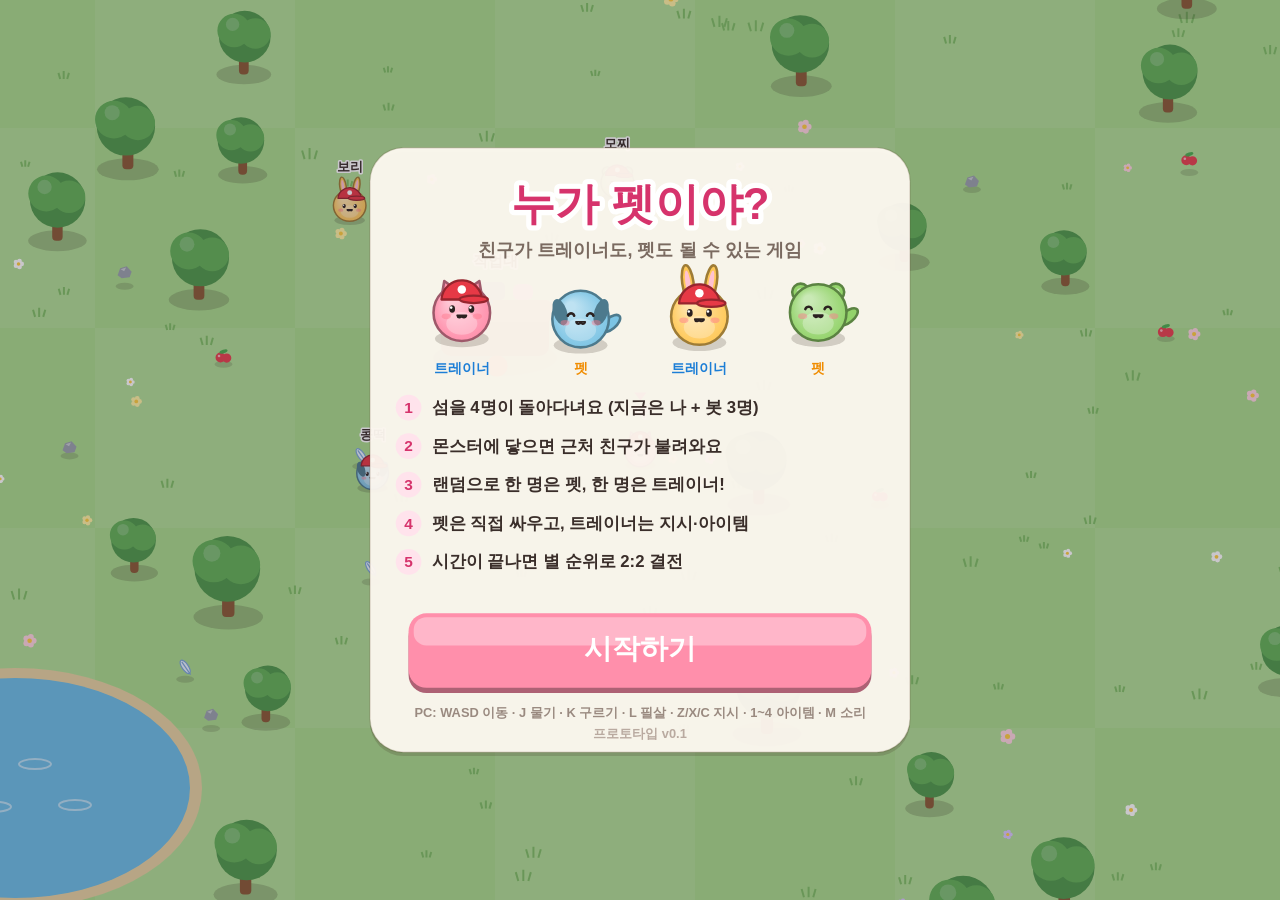
<file: prototypes/pet-trainer/index.html>
<!DOCTYPE html>
<html lang="ko">
<head>
<meta charset="utf-8">
<meta name="viewport" content="width=device-width,initial-scale=1,maximum-scale=1,user-scalable=no">
<meta name="theme-color" content="#7cc6e8">
<title>누가 펫이야? — 프로토타입 v0.1</title>
<style>
html,body{margin:0;height:100%;overflow:hidden;background:#7cc6e8;touch-action:none;-webkit-user-select:none;user-select:none;-webkit-tap-highlight-color:transparent;overscroll-behavior:none}
canvas{display:block;touch-action:none}
</style>
</head>
<body>
<canvas id="c"></canvas>
<script>
'use strict';
(() => {
// =====================================================================
//  누가 펫이야?  — 친구가 트레이너도, 펫도 될 수 있는 4인 세션 게임 (프로토타입)
//  나 + 봇 3명. 섬 탐험 → 몬스터와 만나면 근처 친구 소환 → 룰렛으로 펫/트레이너
//  → 실시간 배틀 → 시간 끝나면 2:2 결전 → 결과
//  URL 옵션: ?fast (탐험 40초) · ?auto (내 캐릭터도 봇) · ?speed=4 · ?seed=7
// =====================================================================
const cv = document.getElementById('c');
const ctx = cv.getContext('2d');
const Q = new URLSearchParams(location.search);
const AUTO = Q.has('auto');
const FAST = Q.has('fast');
const SPEED = Math.max(1, Math.min(8, +Q.get('speed') || 1));
let rng = Math.random;
if (Q.get('seed')) { let s = (+Q.get('seed') || 1) >>> 0; rng = () => { s = (s * 1664525 + 1013904223) >>> 0; return s / 4294967296; }; }
const R = (a = 0, b = 1) => a + (b - a) * rng();
const pick = a => a[Math.floor(rng() * a.length)];
const clamp = (v, a, b) => v < a ? a : v > b ? b : v;
const lerp = (a, b, t) => a + (b - a) * t;
const dist = (a, b) => Math.hypot(a.x - b.x, a.y - b.y);
const TAU = Math.PI * 2;
const norm = (x, y) => { const l = Math.hypot(x, y) || 1; return { x: x / l, y: y / l }; };
function shade(hex, amt) {
  const n = parseInt(hex.slice(1), 16); let r = (n >> 16) & 255, g = (n >> 8) & 255, b = n & 255;
  const f = amt < 0 ? 0 : 255, t = Math.abs(amt);
  r = Math.round(r + (f - r) * t); g = Math.round(g + (f - g) * t); b = Math.round(b + (f - b) * t);
  return `rgb(${r},${g},${b})`;
}
function hasBatchim(s) { const c = s.charCodeAt(s.length - 1); if (c < 0xAC00 || c > 0xD7A3) return false; return (c - 0xAC00) % 28 !== 0; }
const JS = (s, a, b) => s + (hasBatchim(s) ? a : b);

const FONT = '"Pretendard","Apple SD Gothic Neo","Noto Sans KR","Noto Sans CJK KR","Malgun Gothic",sans-serif';
const CFG = { explore: FAST ? 40 : 150, world: 2000, battleLimit: 45, finalLimit: 60, monsters: 9, mats: 52, bench: { x: 1000, y: 1000, r: 58 } };
const AW = 360, AH = 460;
const EARS = ['cat', 'dog', 'bun', 'bear'];
const PDEF = [
  { name: '나', color: '#ff8fab', human: true },
  { name: '콩떡', color: '#7cc4e4' },
  { name: '보리', color: '#ffc857' },
  { name: '모찌', color: '#93d36a' },
];
const MON = {
  slime: { name: '말랑슬라임', hp: 70, atk: 9, spd: 90, r: 24, pats: ['hop', 'slam'], range: 120, rec: 1.0, col: '#6fd39a' },
  shroom: { name: '포자버섯', hp: 78, atk: 8, spd: 75, r: 23, pats: ['spit', 'spit', 'slam'], range: 230, rec: 0.85, col: '#ef6f5e' },
  crab: { name: '집게게', hp: 95, atk: 11, spd: 105, r: 25, pats: ['charge', 'slam'], range: 210, rec: 1.1, col: '#f49a52' },
};
const RECIPES = [
  { id: 'heal', name: '회복 젤리', cost: { berry: 2 }, desc: '체력 +35%' },
  { id: 'snack', name: '매운 간식', cost: { berry: 1, feather: 1 }, desc: '8초 공격↑' },
  { id: 'shell', name: '단단 껍질', cost: { stone: 2 }, desc: '피해 30 막기' },
  { id: 'orb', name: '반짝 구슬', cost: { stone: 1, feather: 2 }, desc: '게이지 +50' },
];
const MAT_NAME = { berry: '열매', stone: '돌', feather: '깃털' };
const ITEM_NAME = { heal: '회복 젤리', snack: '매운 간식', shell: '단단 껍질', orb: '반짝 구슬' };
const ITEM_SAY = { heal: '젤리 먹어!', snack: '간식이다!', shell: '껍질 받아!', orb: '구슬 받아!' };
const CMD_TXT = { attack: '공격!', dodge: '피해!', special: '필살기!' };
const SILLY = { nap: ['쿨쿨…', '(하품)'], tail: ['꼬리다!', '빙글빙글~'], sniff: ['킁킁…', '(딴짓 중)'] };

// ---------------------------------------------------------------- 화면
let W = 0, H = 0, DPR = 1, U = 1;
function resize() {
  DPR = Math.min(2, window.devicePixelRatio || 1);
  W = window.innerWidth; H = window.innerHeight;
  cv.width = Math.round(W * DPR); cv.height = Math.round(H * DPR);
  cv.style.width = W + 'px'; cv.style.height = H + 'px';
  U = clamp(Math.min(W / 400, H / 700), 0.72, 1.7);
}
addEventListener('resize', resize); resize();

// ---------------------------------------------------------------- 소리
let AC = null, muted = false;
function initAudio() { if (AC) return; try { AC = new (window.AudioContext || window.webkitAudioContext)(); } catch (e) { AC = null; } }
function beep(f = 440, d = 0.08, type = 'square', v = 0.05, slide = 0) {
  if (muted || !AC) return;
  try {
    const t = AC.currentTime, o = AC.createOscillator(), g = AC.createGain();
    o.type = type; o.frequency.setValueAtTime(f, t);
    if (slide) o.frequency.exponentialRampToValueAtTime(Math.max(40, f + slide), t + d);
    g.gain.setValueAtTime(v, t); g.gain.exponentialRampToValueAtTime(0.0001, t + d);
    o.connect(g); g.connect(AC.destination); o.start(t); o.stop(t + d + 0.02);
  } catch (e) { /* 무시 */ }
}
const seq = (notes, gap, d, type, v) => notes.forEach((f, i) => setTimeout(() => beep(f, d, type, v), i * gap));
const SFX = {
  hit: () => beep(170, 0.09, 'square', 0.05, -70),
  bite: () => beep(560, 0.05, 'triangle', 0.05, 240),
  cmd: () => seq([880, 1175], 60, 0.07, 'sine', 0.06),
  good: () => seq([660, 990], 70, 0.09, 'triangle', 0.06),
  bad: () => beep(210, 0.16, 'sawtooth', 0.035, -60),
  pick: () => beep(1250, 0.04, 'sine', 0.035),
  lv: () => seq([523, 659, 784, 1046], 70, 0.09, 'triangle', 0.06),
  spin: () => beep(760, 0.025, 'square', 0.025),
  reveal: () => seq([392, 523, 784], 80, 0.12, 'triangle', 0.07),
  win: () => seq([523, 659, 784, 1046, 1318], 90, 0.12, 'triangle', 0.06),
  lose: () => seq([400, 330, 262], 120, 0.15, 'triangle', 0.05),
  craft: () => seq([700, 940, 1200], 50, 0.06, 'sine', 0.05),
  dash: () => beep(320, 0.07, 'sine', 0.04, 300),
  big: () => { beep(120, 0.3, 'sawtooth', 0.06, -60); beep(80, 0.35, 'square', 0.05, -30); },
};

// ---------------------------------------------------------------- 입력
const keys = {};
const pressed = new Set();
addEventListener('keydown', e => {
  if (!keys[e.code]) pressed.add(e.code);
  keys[e.code] = true;
  if (['Space', 'ArrowUp', 'ArrowDown', 'ArrowLeft', 'ArrowRight'].includes(e.code)) e.preventDefault();
  initAudio();
});
addEventListener('keyup', e => { keys[e.code] = false; });
let buttons = [];
const pressMap = {};
let joy = null;
function btnAt(x, y) {
  for (let i = buttons.length - 1; i >= 0; i--) { const b = buttons[i]; if (x >= b.x && x <= b.x + b.w && y >= b.y && y <= b.y + b.h) return b; }
  return null;
}
cv.addEventListener('pointerdown', e => {
  initAudio();
  const x = e.clientX, y = e.clientY;
  const b = btnAt(x, y);
  if (b) { if (!b.disabled) { pressMap[b.id] = 0.14; b.cb(); } e.preventDefault(); return; }
  if (!joy && joyAllowed(x, y)) joy = { id: e.pointerId, sx: x, sy: y, x, y };
  e.preventDefault();
});
cv.addEventListener('pointermove', e => { if (joy && e.pointerId === joy.id) { joy.x = e.clientX; joy.y = e.clientY; } });
const endJoy = e => { if (joy && e.pointerId === joy.id) joy = null; };
cv.addEventListener('pointerup', endJoy);
cv.addEventListener('pointercancel', endJoy);
cv.addEventListener('contextmenu', e => e.preventDefault());
function joyAllowed(x, y) {
  if (!G) return false;
  if (G.state === 'explore') return true;
  if (G.state === 'battle' && B && B.humanRole === 'pet' && !AUTO && B.ctrl) return x > B.ctrl.x && x < B.ctrl.x + B.ctrl.w * 0.56 && y > B.ctrl.y + 50 * U;
  return false;
}
function joyVec() {
  let x = 0, y = 0;
  if (keys.KeyA || keys.ArrowLeft) x -= 1; if (keys.KeyD || keys.ArrowRight) x += 1;
  if (keys.KeyW || keys.ArrowUp) y -= 1; if (keys.KeyS || keys.ArrowDown) y += 1;
  if (joy) {
    const R0 = 46 * U; let dx = joy.x - joy.sx, dy = joy.y - joy.sy; const l = Math.hypot(dx, dy);
    if (l > R0) { dx *= R0 / l; dy *= R0 / l; }
    x += dx / R0; y += dy / R0;
  }
  const l = Math.hypot(x, y); if (l > 1) { x /= l; y /= l; }
  return { x, y };
}

// ---------------------------------------------------------------- 그리기 도구
function rr(x, y, w, h, r) {
  r = Math.min(r, w / 2, h / 2);
  ctx.beginPath(); ctx.moveTo(x + r, y);
  ctx.arcTo(x + w, y, x + w, y + h, r); ctx.arcTo(x + w, y + h, x, y + h, r);
  ctx.arcTo(x, y + h, x, y, r); ctx.arcTo(x, y, x + w, y, r); ctx.closePath();
}
function txt(t, x, y, size, color = '#3a2e2a', align = 'center', weight = 800) {
  ctx.font = `${weight} ${size}px ${FONT}`; ctx.fillStyle = color; ctx.textAlign = align; ctx.textBaseline = 'middle'; ctx.fillText(t, x, y);
}
function txtO(t, x, y, size, color, outline = '#fff', align = 'center', lw) {
  ctx.font = `900 ${size}px ${FONT}`; ctx.textAlign = align; ctx.textBaseline = 'middle'; ctx.lineJoin = 'round';
  ctx.lineWidth = lw || Math.max(2, size * 0.24); ctx.strokeStyle = outline; ctx.strokeText(t, x, y);
  ctx.fillStyle = color; ctx.fillText(t, x, y);
}
function panel(x, y, w, h, r = 16 * U, fill = 'rgba(255,250,243,0.94)', stroke = 'rgba(90,60,40,0.18)') {
  ctx.save(); ctx.fillStyle = 'rgba(60,40,30,0.18)'; rr(x, y + 3 * U, w, h, r); ctx.fill();
  ctx.fillStyle = fill; rr(x, y, w, h, r); ctx.fill(); ctx.lineWidth = 1.5; ctx.strokeStyle = stroke; ctx.stroke(); ctx.restore();
}
function button(id, x, y, w, h, label, cb, o = {}) {
  buttons.push({ id, x, y, w, h, cb, disabled: !!o.disabled });
  const pt = pressMap[id] || 0, down = pt > 0 ? 3 * U : 0;
  const col = o.color || '#ffffff', r = o.round ? Math.min(w, h) / 2 : (o.r || 14 * U);
  ctx.save();
  if (o.glow && !o.disabled) { ctx.shadowColor = o.glowCol || '#ffd84d'; ctx.shadowBlur = 18 * U * (0.7 + 0.3 * Math.sin(performance.now() / 160)); }
  ctx.fillStyle = shade(col.startsWith('#') ? col : '#ffffff', -0.32); rr(x, y + 4 * U, w, h, r); ctx.fill();
  ctx.shadowBlur = 0;
  ctx.fillStyle = col; rr(x, y + down, w, h, r); ctx.fill();
  ctx.fillStyle = 'rgba(255,255,255,0.35)'; rr(x + 4 * U, y + down + 3 * U, w - 8 * U, h * 0.38, r * 0.7); ctx.fill();
  if (o.cd > 0) { ctx.fillStyle = 'rgba(40,30,30,0.35)'; ctx.save(); rr(x, y + down, w, h, r); ctx.clip(); ctx.fillRect(x, y + down + h * (1 - o.cd), w, h * o.cd); ctx.restore(); }
  if (o.disabled) { ctx.fillStyle = 'rgba(255,255,255,0.55)'; rr(x, y + down, w, h, r); ctx.fill(); }
  const tc = o.textCol || '#3a2e2a';
  const size = o.size || Math.min(20 * U, h * 0.36);
  if (o.icon) { o.icon(x + w / 2, y + down + h * (o.sub ? 0.32 : 0.38), Math.min(w, h) * 0.22); }
  const ly = o.icon ? y + down + h * (o.sub ? 0.62 : 0.74) : y + down + h * (o.sub ? 0.4 : 0.5);
  txt(label, x + w / 2, ly, o.icon ? size * 0.78 : size, tc, 'center', 900);
  if (o.sub) txt(o.sub, x + w / 2, y + down + h * (o.icon ? 0.84 : 0.72), size * 0.62, shade('#3a2e2a', 0.25), 'center', 700);
  if (o.badge != null) {
    const bx = x + w - 6 * U, by = y + down + 6 * U;
    ctx.fillStyle = o.badge > 0 ? '#ff5d73' : '#b9aaa0'; ctx.beginPath(); ctx.arc(bx, by, 11 * U, 0, TAU); ctx.fill();
    txt(String(o.badge), bx, by + 0.5, 13 * U, '#fff', 'center', 900);
  }
  ctx.restore();
}
function heart(x, y, s, fill) {
  ctx.save(); ctx.translate(x, y); ctx.scale(s / 16, s / 16);
  ctx.beginPath(); ctx.moveTo(0, 5); ctx.bezierCurveTo(-9, -2, -7, -10, 0, -5); ctx.bezierCurveTo(7, -10, 9, -2, 0, 5); ctx.closePath();
  ctx.fillStyle = fill ? '#ff6b8b' : 'rgba(120,90,80,0.22)'; ctx.fill(); ctx.restore();
}
function star(x, y, r, col = '#ffcf3f') {
  ctx.save(); ctx.translate(x, y); ctx.beginPath();
  for (let i = 0; i < 10; i++) { const a = -Math.PI / 2 + i * Math.PI / 5, rr2 = i % 2 ? r * 0.45 : r; ctx.lineTo(Math.cos(a) * rr2, Math.sin(a) * rr2); }
  ctx.closePath(); ctx.fillStyle = col; ctx.fill(); ctx.lineWidth = r * 0.18; ctx.strokeStyle = shade('#ffcf3f', -0.3); ctx.stroke(); ctx.restore();
}
function bar(x, y, w, h, v, col, bg = 'rgba(70,50,40,0.18)') {
  ctx.fillStyle = bg; rr(x, y, w, h, h / 2); ctx.fill();
  if (v > 0) { ctx.fillStyle = col; rr(x, y, Math.max(h, w * clamp(v, 0, 1)), h, h / 2); ctx.fill(); }
}
function matIcon(type, x, y, s) {
  ctx.save(); ctx.translate(x, y);
  if (type === 'berry') {
    ctx.fillStyle = '#e8414f'; ctx.beginPath(); ctx.arc(-s * 0.3, s * 0.15, s * 0.5, 0, TAU); ctx.arc(s * 0.32, s * 0.2, s * 0.46, 0, TAU); ctx.fill();
    ctx.fillStyle = 'rgba(255,255,255,0.6)'; ctx.beginPath(); ctx.arc(-s * 0.45, 0, s * 0.13, 0, TAU); ctx.fill();
    ctx.fillStyle = '#4caf50'; ctx.beginPath(); ctx.ellipse(0, -s * 0.45, s * 0.42, s * 0.18, -0.3, 0, TAU); ctx.fill();
  } else if (type === 'stone') {
    ctx.fillStyle = '#9aa3ad'; ctx.beginPath(); ctx.moveTo(-s * 0.7, s * 0.3); ctx.lineTo(-s * 0.45, -s * 0.4); ctx.lineTo(s * 0.2, -s * 0.6); ctx.lineTo(s * 0.7, -s * 0.05); ctx.lineTo(s * 0.5, s * 0.5); ctx.lineTo(-s * 0.3, s * 0.6); ctx.closePath(); ctx.fill();
    ctx.fillStyle = 'rgba(255,255,255,0.45)'; ctx.beginPath(); ctx.moveTo(-s * 0.4, -s * 0.3); ctx.lineTo(s * 0.15, -s * 0.48); ctx.lineTo(-s * 0.05, -s * 0.1); ctx.closePath(); ctx.fill();
  } else if (type === 'feather') {
    ctx.rotate(-0.6); ctx.fillStyle = '#e9f4ff'; ctx.strokeStyle = '#7aa7d8'; ctx.lineWidth = Math.max(1, s * 0.12);
    ctx.beginPath(); ctx.ellipse(0, 0, s * 0.32, s * 0.78, 0, 0, TAU); ctx.fill(); ctx.stroke();
    ctx.beginPath(); ctx.moveTo(0, s * 0.95); ctx.lineTo(0, -s * 0.6); ctx.stroke();
  }
  ctx.restore();
}
function itemIcon(type, x, y, s) {
  ctx.save(); ctx.translate(x, y);
  if (type === 'heal') {
    ctx.fillStyle = '#ff9ec4'; rr(-s * 0.7, -s * 0.55, s * 1.4, s * 1.2, s * 0.45); ctx.fill();
    ctx.fillStyle = 'rgba(255,255,255,0.6)'; rr(-s * 0.5, -s * 0.42, s * 0.5, s * 0.25, s * 0.12); ctx.fill();
    ctx.fillStyle = '#fff'; ctx.fillRect(-s * 0.12, -s * 0.3, s * 0.24, s * 0.7); ctx.fillRect(-s * 0.35, -s * 0.07, s * 0.7, s * 0.24);
  } else if (type === 'snack') {
    ctx.rotate(0.5); ctx.fillStyle = '#ff5a36'; ctx.beginPath(); ctx.ellipse(0, s * 0.1, s * 0.32, s * 0.75, 0, 0, TAU); ctx.fill();
    ctx.fillStyle = '#3fae4a'; ctx.fillRect(-s * 0.1, -s * 0.85, s * 0.2, s * 0.35);
  } else if (type === 'shell') {
    ctx.fillStyle = '#c98a4b'; ctx.beginPath(); ctx.arc(0, s * 0.3, s * 0.8, Math.PI, 0); ctx.closePath(); ctx.fill();
    ctx.strokeStyle = '#8a5a2b'; ctx.lineWidth = Math.max(1, s * 0.12);
    for (let i = -2; i <= 2; i++) { ctx.beginPath(); ctx.moveTo(0, s * 0.3); ctx.lineTo(Math.sin(i * 0.55) * s * 0.75, s * 0.3 - Math.cos(i * 0.55) * s * 0.75); ctx.stroke(); }
  } else if (type === 'orb') {
    const g = ctx.createRadialGradient(-s * 0.2, -s * 0.2, s * 0.1, 0, 0, s * 0.75); g.addColorStop(0, '#fffbd0'); g.addColorStop(1, '#ffc93c');
    ctx.fillStyle = g; ctx.beginPath(); ctx.arc(0, 0, s * 0.7, 0, TAU); ctx.fill();
    star(s * 0.45, -s * 0.45, s * 0.3, '#fff');
  }
  ctx.restore();
}
function swords(x, y, s) {
  ctx.save(); ctx.translate(x, y); ctx.lineCap = 'round';
  for (const sg of [1, -1]) { ctx.save(); ctx.rotate(sg * 0.75); ctx.strokeStyle = '#5b4a44'; ctx.lineWidth = s * 0.34; ctx.beginPath(); ctx.moveTo(0, -s); ctx.lineTo(0, s * 0.8); ctx.stroke(); ctx.strokeStyle = '#e8eef4'; ctx.lineWidth = s * 0.18; ctx.beginPath(); ctx.moveTo(0, -s); ctx.lineTo(0, s * 0.4); ctx.stroke(); ctx.strokeStyle = '#c9893a'; ctx.lineWidth = s * 0.22; ctx.beginPath(); ctx.moveTo(-s * 0.35, s * 0.45); ctx.lineTo(s * 0.35, s * 0.45); ctx.stroke(); ctx.restore(); }
  ctx.restore();
}

// ---------------------------------------------------------------- 캐릭터 그리기
// o: ears('cat'|'dog'|'bun'|'bear'), hat, face{x,y}, mood('hurt'|'tired'|'happy'|'sleep'), tail, air, squash, alpha, t, flash
function drawCritter(x, y, r, col, o = {}) {
  ctx.save(); ctx.translate(x, y);
  if (o.alpha != null) ctx.globalAlpha *= o.alpha;
  ctx.fillStyle = 'rgba(40,30,20,0.18)'; ctx.beginPath(); ctx.ellipse(0, r * 0.92, r * (0.95 - Math.min(0.4, (o.air || 0) / 120)), r * 0.3, 0, 0, TAU); ctx.fill();
  ctx.translate(0, -(o.air || 0));
  const sq = o.squash || 0; ctx.scale(1 + sq, 1 - sq);
  const fx = (o.face && o.face.x) || 0, fy = (o.face && o.face.y) || 0;
  const dark = shade(col, -0.38), light = shade(col, 0.5);
  const t = o.t || 0;
  ctx.lineWidth = Math.max(1.4, r * 0.09); ctx.strokeStyle = dark; ctx.lineJoin = 'round';
  if (o.tail) {
    const side = fx > 0.15 ? -1 : fx < -0.15 ? 1 : 1;
    ctx.save(); ctx.translate(side * r * 0.82, r * 0.35); ctx.rotate(side * (0.6 + Math.sin(t * 9) * 0.35));
    ctx.fillStyle = col; ctx.beginPath(); ctx.ellipse(0, -r * 0.3, r * 0.2, r * 0.42, 0, 0, TAU); ctx.fill(); ctx.stroke();
    ctx.restore();
  }
  const ears = o.ears;
  if (ears === 'cat') {
    for (const s of [-1, 1]) { ctx.fillStyle = col; ctx.beginPath(); ctx.moveTo(s * r * 0.75, -r * 0.35); ctx.lineTo(s * r * 0.62, -r * 1.12); ctx.lineTo(s * r * 0.15, -r * 0.78); ctx.closePath(); ctx.fill(); ctx.stroke();
      ctx.fillStyle = '#ffb3c4'; ctx.beginPath(); ctx.moveTo(s * r * 0.62, -r * 0.55); ctx.lineTo(s * r * 0.58, -r * 0.92); ctx.lineTo(s * r * 0.3, -r * 0.74); ctx.closePath(); ctx.fill(); }
  } else if (ears === 'bun') {
    for (const s of [-1, 1]) { ctx.save(); ctx.translate(s * r * 0.36, -r * 0.85); ctx.rotate(s * (0.18 + Math.sin(t * 3 + s) * 0.06)); ctx.fillStyle = col; ctx.beginPath(); ctx.ellipse(0, -r * 0.35, r * 0.2, r * 0.62, 0, 0, TAU); ctx.fill(); ctx.stroke(); ctx.fillStyle = '#ffc2d1'; ctx.beginPath(); ctx.ellipse(0, -r * 0.35, r * 0.09, r * 0.44, 0, 0, TAU); ctx.fill(); ctx.restore(); }
  } else if (ears === 'bear') {
    for (const s of [-1, 1]) { ctx.fillStyle = col; ctx.beginPath(); ctx.arc(s * r * 0.62, -r * 0.72, r * 0.3, 0, TAU); ctx.fill(); ctx.stroke(); ctx.fillStyle = light; ctx.beginPath(); ctx.arc(s * r * 0.62, -r * 0.72, r * 0.14, 0, TAU); ctx.fill(); }
  }
  // 몸
  const g = ctx.createRadialGradient(-r * 0.35, -r * 0.45, r * 0.15, 0, 0, r * 1.05);
  g.addColorStop(0, light); g.addColorStop(1, col);
  ctx.fillStyle = g; ctx.beginPath(); ctx.arc(0, 0, r, 0, TAU); ctx.fill(); ctx.stroke();
  ctx.fillStyle = 'rgba(255,255,255,0.28)'; ctx.beginPath(); ctx.ellipse(0, r * 0.38, r * 0.55, r * 0.4, 0, 0, TAU); ctx.fill();
  if (ears === 'dog') {
    for (const s of [-1, 1]) { ctx.save(); ctx.translate(s * r * 0.78, -r * 0.42); ctx.rotate(s * (0.35 + Math.sin(t * 6) * 0.08)); ctx.fillStyle = dark; ctx.beginPath(); ctx.ellipse(0, r * 0.18, r * 0.24, r * 0.48, 0, 0, TAU); ctx.fill(); ctx.restore(); }
  }
  // 얼굴
  const ox = fx * r * 0.28, oy = fy * r * 0.16 - r * 0.05;
  const ex = r * 0.34, ey = -r * 0.08 + oy, es = r * 0.12;
  ctx.fillStyle = '#2b2120'; ctx.strokeStyle = '#2b2120'; ctx.lineWidth = Math.max(1.4, r * 0.09); ctx.lineCap = 'round';
  const mood = o.mood;
  for (const s of [-1, 1]) {
    const cx = s * ex + ox;
    if (mood === 'hurt') { ctx.beginPath(); ctx.moveTo(cx - es, ey - es); ctx.lineTo(cx + es * 0.6 * s * s, ey); ctx.lineTo(cx - es, ey + es); ctx.stroke(); }
    else if (mood === 'tired' || mood === 'sleep') { ctx.beginPath(); ctx.moveTo(cx - es, ey); ctx.lineTo(cx + es, ey); ctx.stroke(); }
    else if (mood === 'happy') { ctx.beginPath(); ctx.arc(cx, ey + es * 0.4, es, Math.PI * 1.1, Math.PI * 1.9); ctx.stroke(); }
    else { ctx.beginPath(); ctx.ellipse(cx, ey, es * 0.85, es * 1.12, 0, 0, TAU); ctx.fill(); ctx.fillStyle = '#fff'; ctx.beginPath(); ctx.arc(cx - es * 0.3, ey - es * 0.4, es * 0.38, 0, TAU); ctx.fill(); ctx.fillStyle = '#2b2120'; }
  }
  ctx.fillStyle = 'rgba(255,120,140,0.45)';
  for (const s of [-1, 1]) { ctx.beginPath(); ctx.ellipse(s * r * 0.55 + ox, r * 0.18 + oy, r * 0.16, r * 0.1, 0, 0, TAU); ctx.fill(); }
  ctx.strokeStyle = '#2b2120'; ctx.lineWidth = Math.max(1.2, r * 0.07);
  if (mood === 'hurt') { ctx.beginPath(); ctx.arc(ox, r * 0.25 + oy, r * 0.1, Math.PI, 0); ctx.stroke(); }
  else { ctx.beginPath(); ctx.arc(ox - r * 0.08, r * 0.14 + oy, r * 0.08, 0.1, Math.PI - 0.1); ctx.arc(ox + r * 0.08, r * 0.14 + oy, r * 0.08, 0.1, Math.PI - 0.1); ctx.stroke(); }
  // 트레이너 모자
  if (o.hat) {
    const hc = o.hatCol || '#e63946';
    ctx.fillStyle = hc; ctx.strokeStyle = shade(hc, -0.35); ctx.lineWidth = Math.max(1.2, r * 0.08);
    ctx.beginPath(); ctx.arc(0, -r * 0.42, r * 0.72, Math.PI * 1.02, Math.PI * 1.98); ctx.closePath(); ctx.fill(); ctx.stroke();
    const bd = fx >= 0 ? 1 : -1;
    ctx.beginPath(); ctx.ellipse(bd * r * 0.42, -r * 0.47, r * 0.5, r * 0.13, 0, 0, TAU); ctx.fill(); ctx.stroke();
    ctx.fillStyle = '#fff'; ctx.beginPath(); ctx.arc(0, -r * 0.82, r * 0.15, 0, TAU); ctx.fill();
  }
  if (o.flash > 0) { ctx.globalAlpha *= Math.min(1, o.flash * 3); ctx.fillStyle = '#fff'; ctx.beginPath(); ctx.arc(0, 0, r * 1.02, 0, TAU); ctx.fill(); }
  ctx.restore();
}
function drawMonster(kind, x, y, r, o = {}) {
  ctx.save(); ctx.translate(x, y);
  if (o.alpha != null) ctx.globalAlpha *= o.alpha;
  const t = o.t || 0, air = o.air || 0;
  ctx.fillStyle = 'rgba(40,30,20,0.2)'; ctx.beginPath(); ctx.ellipse(0, r * 0.85, r * (1 - Math.min(0.45, air / 110)), r * 0.3, 0, 0, TAU); ctx.fill();
  ctx.translate(0, -air);
  const fx = (o.face && o.face.x) || 0;
  const col = MON[kind].col, dark = shade(col, -0.4), light = shade(col, 0.45);
  ctx.lineWidth = Math.max(1.5, r * 0.09); ctx.strokeStyle = dark; ctx.lineJoin = 'round';
  const wob = Math.sin(t * 6) * 0.06;
  if (kind === 'slime') {
    ctx.save(); ctx.scale(1 + wob, 1 - wob);
    ctx.globalAlpha *= 0.92;
    ctx.fillStyle = col; ctx.beginPath(); ctx.moveTo(-r, r * 0.6);
    ctx.bezierCurveTo(-r * 1.1, -r * 0.4, -r * 0.5, -r * 1.05, 0, -r * 1.05); ctx.bezierCurveTo(r * 0.5, -r * 1.05, r * 1.1, -r * 0.4, r, r * 0.6);
    ctx.quadraticCurveTo(0, r * 0.85, -r, r * 0.6); ctx.closePath(); ctx.fill(); ctx.stroke();
    ctx.fillStyle = 'rgba(255,255,255,0.55)'; ctx.beginPath(); ctx.ellipse(-r * 0.4, -r * 0.55, r * 0.22, r * 0.13, -0.5, 0, TAU); ctx.fill();
    ctx.restore();
  } else if (kind === 'shroom') {
    ctx.fillStyle = '#fff1d6'; ctx.strokeStyle = '#b89a73'; rr(-r * 0.5, -r * 0.2, r, r * 1.0, r * 0.35); ctx.fill(); ctx.stroke();
    ctx.save(); ctx.rotate(wob); ctx.fillStyle = col; ctx.strokeStyle = dark;
    ctx.beginPath(); ctx.moveTo(-r * 1.1, -r * 0.1); ctx.bezierCurveTo(-r * 1.1, -r * 1.25, r * 1.1, -r * 1.25, r * 1.1, -r * 0.1); ctx.quadraticCurveTo(0, r * 0.12, -r * 1.1, -r * 0.1); ctx.closePath(); ctx.fill(); ctx.stroke();
    ctx.fillStyle = '#fff'; for (const [a, b, c] of [[-0.5, -0.6, 0.18], [0.35, -0.75, 0.15], [0.7, -0.3, 0.12], [-0.15, -0.3, 0.1]]) { ctx.beginPath(); ctx.arc(a * r, b * r, c * r, 0, TAU); ctx.fill(); }
    ctx.restore();
  } else if (kind === 'crab') {
    ctx.fillStyle = col;
    for (const s of [-1, 1]) {
      ctx.save(); ctx.translate(s * r * 1.0, -r * 0.15 + Math.sin(t * 5 + s) * r * 0.08); ctx.rotate(s * 0.3);
      ctx.beginPath(); ctx.arc(0, 0, r * 0.42, 0, TAU); ctx.fill(); ctx.stroke();
      ctx.fillStyle = light; ctx.beginPath(); ctx.moveTo(0, -r * 0.1); ctx.lineTo(s * r * 0.45, -r * 0.45); ctx.lineTo(s * r * 0.15, -r * 0.05); ctx.closePath(); ctx.fill(); ctx.fillStyle = col;
      ctx.restore();
      ctx.beginPath(); ctx.moveTo(s * r * 0.25, -r * 0.5); ctx.lineTo(s * r * 0.3, -r * 0.95); ctx.stroke();
    }
    ctx.beginPath(); ctx.ellipse(0, 0, r * 0.9, r * 0.68, 0, 0, TAU); ctx.fill(); ctx.stroke();
  }
  // 눈
  const ey = kind === 'crab' ? -r * 0.95 : kind === 'shroom' ? r * 0.25 : -r * 0.2;
  const ex = kind === 'crab' ? r * 0.3 : r * 0.28;
  for (const s of [-1, 1]) {
    ctx.fillStyle = '#fff'; ctx.beginPath(); ctx.arc(s * ex + fx * r * 0.08, ey, r * 0.16, 0, TAU); ctx.fill();
    ctx.fillStyle = '#2b2120'; ctx.beginPath(); ctx.arc(s * ex + fx * r * 0.14, ey + r * 0.02, r * 0.085, 0, TAU); ctx.fill();
  }
  if (o.angry) { ctx.strokeStyle = '#2b2120'; ctx.lineWidth = r * 0.08; for (const s of [-1, 1]) { ctx.beginPath(); ctx.moveTo(s * ex - s * r * 0.18, ey - r * 0.28); ctx.lineTo(s * ex + s * r * 0.12, ey - r * 0.17); ctx.stroke(); } }
  if (o.tired) { ctx.fillStyle = '#7fc8ff'; for (const s of [-1, 1]) { ctx.beginPath(); ctx.ellipse(s * r * 0.95, -r * 0.7 + Math.sin(t * 8 + s) * 3, r * 0.1, r * 0.16, 0, 0, TAU); ctx.fill(); } }
  if (o.flash > 0) { ctx.globalAlpha *= Math.min(1, o.flash * 3); ctx.fillStyle = '#fff'; ctx.beginPath(); ctx.arc(0, -r * 0.1, r * 1.05, 0, TAU); ctx.fill(); }
  ctx.restore();
}

// ---------------------------------------------------------------- 게임 상태
let G = null, B = null;
let teleId = 1;
function newPlayer(d, i) {
  const a = i * TAU / 4 + 0.7;
  return {
    id: i, name: d.name, color: d.color, human: !!d.human, ai: !d.human || AUTO, ears: EARS[i],
    x: 1000 + Math.cos(a) * 190, y: 1000 + Math.sin(a) * 190, r: 16, vx: 0, vy: 0, face: { x: 0, y: 1 },
    stars: 0, petLv: 1, petXp: 0, inv: { berry: 0, stone: 0, feather: 0 }, items: { heal: 1, snack: 0, shell: 0, orb: 0 },
    petN: 0, trnN: 0, roles: [], busy: false, safeT: 0, goal: null, thinkT: R(0, 1), walk: 0, wins: 0,
  };
}
function blocked(x, y, r) {
  for (const t of G.trees) if (Math.hypot(x - t.x, y - t.y) < t.r + r) return true;
  const p = G.pond; const nx = (x - p.x) / (p.rx + r), ny = (y - p.y) / (p.ry + r); if (nx * nx + ny * ny < 1) return true;
  if (Math.hypot(x - CFG.bench.x, y - CFG.bench.y) < CFG.bench.r + r + 20) return true;
  return false;
}
function freeSpot(minFromPlayers = 0, r = 24) {
  for (let k = 0; k < 80; k++) {
    const x = R(80, CFG.world - 80), y = R(80, CFG.world - 80);
    if (blocked(x, y, r)) continue;
    if (minFromPlayers && G.players.some(p => Math.hypot(p.x - x, p.y - y) < minFromPlayers)) continue;
    return { x, y };
  }
  return { x: R(150, CFG.world - 150), y: R(150, CFG.world - 150) };
}
function newGame() {
  G = {
    state: 'explore', time: CFG.explore, elapsed: 0, players: [], monsters: [], mats: [], trees: [], decor: [],
    pond: { x: 520, y: 1460, rx: 175, ry: 110 }, off: [], toasts: [], feed: [], texts: [], cam: { x: 1000, y: 1000 },
    bonds: {}, monRes: [], matRes: [], pending: null, roul: null, finalT: 0, finalEvs: null, result: null, t: 0, resT: 0,
  };
  for (let i = 0; i < 48; i++) {
    for (let k = 0; k < 40; k++) {
      const x = R(90, CFG.world - 90), y = R(90, CFG.world - 90), r = R(26, 40);
      if (Math.hypot(x - 1000, y - 1000) < 260) continue;
      if (blocked(x, y, r + 30)) continue;
      G.trees.push({ x, y, r, s: R(0, TAU) }); break;
    }
  }
  for (let i = 0; i < 340; i++) { const s = { x: R(30, CFG.world - 30), y: R(30, CFG.world - 30) }; G.decor.push({ x: s.x, y: s.y, type: rng() < 0.7 ? 'tuft' : 'flower', c: pick(['#fff', '#ffd6e0', '#fff3a3', '#d9c8ff']), s: R(0.7, 1.3) }); }
  G.players = PDEF.map(newPlayer);
  for (let i = 0; i < CFG.monsters; i++) spawnMonster();
  for (let i = 0; i < CFG.mats; i++) spawnMat();
  G.cam.x = G.players[0].x; G.cam.y = G.players[0].y;
  B = null;
}
function spawnMonster() {
  const s = freeSpot(320, 30);
  const prog = G.elapsed / CFG.explore;
  const lv = clamp(1 + Math.floor(prog * 2.4 + R(0, 0.8)), 1, 3);
  const kind = pick(Object.keys(MON));
  G.monsters.push({ kind, lv, x: s.x, y: s.y, r: MON[kind].r * 0.8, vx: 0, vy: 0, dir: R(0, TAU), t: R(1, 3), busy: false, ph: R(0, TAU) });
}
function spawnMat() { const s = freeSpot(0, 14); G.mats.push({ type: pick(['berry', 'berry', 'stone', 'feather']), x: s.x, y: s.y, b: R(0, TAU) }); }
const human = () => G.players[0];
const invTotal = p => p.inv.berry + p.inv.stone + p.inv.feather;
const itemsTotal = p => p.items.heal + p.items.snack + p.items.shell + p.items.orb;
const xpNeed = lv => 40 + 25 * lv;
const bondKey = (a, b) => a.id < b.id ? a.id + '-' + b.id : b.id + '-' + a.id;
const getBond = (a, b) => G.bonds[bondKey(a, b)] ?? 0.3;
function toast(t, col = '#3a2e2a') { G.toasts.push({ t, col, life: 2.4, age: 0 }); if (G.toasts.length > 3) G.toasts.shift(); }
function feed(t) { G.feed.unshift({ t, age: 0 }); if (G.feed.length > 4) G.feed.length = 4; }
function wText(x, y, t, col = '#fff', size = 15) { G.texts.push({ x, y, t, col, size, age: 0, life: 1.1 }); }

function canAfford(p, r) { return Object.entries(r.cost).every(([k, v]) => p.inv[k] >= v); }
function craft(p, r) {
  if (!canAfford(p, r) || itemsTotal(p) >= 8) return false;
  for (const [k, v] of Object.entries(r.cost)) p.inv[k] -= v;
  p.items[r.id]++;
  if (!p.ai || p.human) { SFX.craft(); wText(p.x, p.y - 40, r.name + ' 완성!', '#ffe066', 15); }
  return true;
}
function autoCraft(p) {
  let guard = 0;
  while (guard++ < 6 && itemsTotal(p) < 8) {
    const ok = RECIPES.filter(r => canAfford(p, r)); if (!ok.length) break;
    const r = (p.items.heal < 2 && ok.find(x => x.id === 'heal')) || pick(ok);
    craft(p, r);
  }
}
function addXp(p, amt) {
  p.petXp += amt;
  while (p.petXp >= xpNeed(p.petLv)) {
    p.petXp -= xpNeed(p.petLv); p.petLv++;
    if (p.human) { toast(`펫 레벨 업! Lv${p.petLv}`, '#e8590c'); SFX.lv(); } else feed(`${p.name} 펫 Lv${p.petLv}!`);
  }
}

// ---------------------------------------------------------------- 탐험
function moveEntity(e, dt) {
  e.x += e.vx * dt; e.y += e.vy * dt;
  for (const t of G.trees) {
    const dx = e.x - t.x, dy = e.y - t.y, d = Math.hypot(dx, dy), m = t.r * 0.7 + e.r;
    if (d < m && d > 0.01) { e.x = t.x + dx / d * m; e.y = t.y + dy / d * m; }
  }
  const p = G.pond; const nx = (e.x - p.x) / (p.rx + e.r), ny = (e.y - p.y) / (p.ry + e.r); const k = Math.hypot(nx, ny);
  if (k < 1 && k > 0.001) { e.x = p.x + nx / k * (p.rx + e.r); e.y = p.y + ny / k * (p.ry + e.r); }
  const b = CFG.bench, bd = Math.hypot(e.x - b.x, e.y - b.y), bm = b.r * 0.7 + e.r;
  if (bd < bm && bd > 0.01) { e.x = b.x + (e.x - b.x) / bd * bm; e.y = b.y + (e.y - b.y) / bd * bm; }
  e.x = clamp(e.x, 40, CFG.world - 40); e.y = clamp(e.y, 40, CFG.world - 40);
}
function goalValid(p) {
  const g = p.goal; if (!g) return false;
  if (g.kind === 'mat') return G.mats.includes(g.ref);
  if (g.kind === 'mon') return G.monsters.includes(g.ref) && !g.ref.busy && p.safeT <= 0;
  return true;
}
function chooseGoal(p) {
  const canCraft = RECIPES.some(r => canAfford(p, r)) && itemsTotal(p) < 8;
  if (canCraft && (invTotal(p) >= 5 || rng() < 0.25)) { p.goal = { kind: 'bench', ref: CFG.bench }; return; }
  const mons = G.monsters.filter(m => !m.busy).map(m => [m, dist(m, p)]).filter(a => a[1] < 650).sort((a, b) => a[1] - b[1]);
  const brave = 0.22 + 0.07 * p.petLv + 0.04 * itemsTotal(p) + (G.elapsed / CFG.explore) * 0.2;
  if (mons.length && p.safeT <= 0 && rng() < brave) { p.goal = { kind: 'mon', ref: mons[0][0] }; return; }
  if (invTotal(p) < 12 && G.mats.length) {
    const near = G.mats.map(m => [m, dist(m, p)]).sort((a, b) => a[1] - b[1]).slice(0, 3);
    p.goal = { kind: 'mat', ref: pick(near)[0] }; return;
  }
  p.goal = { kind: 'wander', ref: freeSpot() };
}
function botExplore(p, dt) {
  p.thinkT -= dt;
  if (p.thinkT <= 0 || !goalValid(p)) { p.thinkT = R(0.9, 1.8); chooseGoal(p); }
  const g = p.goal; if (!g) return { x: 0, y: 0 };
  const tg = g.ref, dx = tg.x - p.x, dy = tg.y - p.y, d = Math.hypot(dx, dy);
  if (g.kind === 'bench' && d < CFG.bench.r + 34) { autoCraft(p); p.goal = null; return { x: 0, y: 0 }; }
  if (d < 6) { if (g.kind === 'wander') p.goal = null; return { x: 0, y: 0 }; }
  let vx = dx / d, vy = dy / d;
  for (const t of G.trees) {
    const tx = p.x - t.x, ty = p.y - t.y, td = Math.hypot(tx, ty);
    if (td < t.r + 46 && td > 0.01) { const w = 1 - (td - t.r) / 46; vx += tx / td * w * 1.1 - ty / td * w * 0.6; vy += ty / td * w * 1.1 + tx / td * w * 0.6; }
  }
  const n = norm(vx, vy); const sp = g.kind === 'wander' ? 0.6 : 0.88;
  return { x: n.x * sp, y: n.y * sp };
}
function updateExplore(dt) {
  G.time -= dt; G.elapsed += dt;
  for (const p of G.players) {
    p.safeT = Math.max(0, p.safeT - dt);
    if (p.busy) { p.vx = p.vy = 0; continue; }
    const mv = p.ai ? botExplore(p, dt) : joyVec();
    const sp = 195;
    p.vx = lerp(p.vx, mv.x * sp, Math.min(1, dt * 12)); p.vy = lerp(p.vy, mv.y * sp, Math.min(1, dt * 12));
    if (Math.hypot(mv.x, mv.y) > 0.15) p.face = norm(mv.x, mv.y);
    p.walk += Math.hypot(p.vx, p.vy) * dt;
    moveEntity(p, dt);
    for (let i = G.mats.length - 1; i >= 0; i--) {
      const m = G.mats[i];
      if (Math.hypot(m.x - p.x, m.y - p.y) < p.r + 15 && invTotal(p) < 12) {
        p.inv[m.type]++; G.mats.splice(i, 1); G.matRes.push(R(5, 11));
        if (p.human) { SFX.pick(); wText(m.x, m.y - 18, '+' + MAT_NAME[m.type], '#fff', 13); }
      }
    }
    if (p.human && !p.ai && pressed.size) {
      if (Math.hypot(p.x - CFG.bench.x, p.y - CFG.bench.y) < CFG.bench.r + 70) {
        ['Digit1', 'Digit2', 'Digit3', 'Digit4'].forEach((k, i) => { if (pressed.has(k)) craft(p, RECIPES[i]); });
      }
    }
  }
  let started = false;
  for (const m of G.monsters) {
    if (m.busy) continue;
    m.t -= dt; m.ph += dt * 5;
    if (m.t < 0) { m.dir = R(0, TAU); m.t = R(1.5, 3.5); }
    let tx = Math.cos(m.dir) * 36, ty = Math.sin(m.dir) * 36;
    let best = null, bd = 170;
    for (const p of G.players) { if (p.busy || p.safeT > 0) continue; const d = dist(p, m); if (d < bd) { bd = d; best = p; } }
    if (best) { const n = norm(best.x - m.x, best.y - m.y); tx = n.x * 62; ty = n.y * 62; }
    m.vx = lerp(m.vx, tx, Math.min(1, dt * 3)); m.vy = lerp(m.vy, ty, Math.min(1, dt * 3));
    moveEntity(m, dt);
    if (!started) for (const p of G.players) {
      if (!p.busy && p.safeT <= 0 && dist(p, m) < p.r + m.r) { startEncounter(p, m); if (G.state !== 'explore') started = true; break; }
    }
  }
  for (let i = G.monRes.length - 1; i >= 0; i--) { G.monRes[i] -= dt; if (G.monRes[i] <= 0) { G.monRes.splice(i, 1); spawnMonster(); } }
  for (let i = G.matRes.length - 1; i >= 0; i--) { G.matRes[i] -= dt; if (G.matRes[i] <= 0) { G.matRes.splice(i, 1); spawnMat(); } }
  for (let i = G.off.length - 1; i >= 0; i--) { const o = G.off[i]; o.t -= dt; if (o.t <= 0) { G.off.splice(i, 1); resolveOff(o); } }
  if (G.time <= 0 && G.state === 'explore') startFinal();
}

// ---------------------------------------------------------------- 만남 · 역할
function assignRoles(parts) {
  if (parts.length === 1) return { pet: parts[0], trainer: null };
  const [a, b] = parts;
  const last2 = (p, r) => p.roles.length >= 2 && p.roles.slice(-2).every(x => x === r);
  let pa;
  if (last2(a, 'pet') || last2(b, 'trainer')) pa = 0;
  else if (last2(b, 'pet') || last2(a, 'trainer')) pa = 1;
  else { const wa = Math.pow(0.45, a.petN - a.trnN), wb = Math.pow(0.45, b.petN - b.trnN); pa = wa / (wa + wb); }
  return rng() < pa ? { pet: a, trainer: b } : { pet: b, trainer: a };
}
function recordRoles(ev) {
  ev.pet.petN++; ev.pet.roles.push('pet');
  if (ev.trainer) { ev.trainer.trnN++; ev.trainer.roles.push('trainer'); }
}
function startEncounter(init, mon) {
  mon.busy = true; init.busy = true; init.goal = null;
  const free = G.players.filter(q => q !== init && !q.busy).sort((a, b) => dist(a, init) - dist(b, init));
  const partner = free[0] || null;
  if (partner) { partner.busy = true; partner.goal = null; }
  const parts = partner ? [init, partner] : [init];
  const roles = assignRoles(parts);
  const ev = { kind: 'wild', mon, parts, pet: roles.pet, trainer: roles.trainer, init };
  if (parts.some(q => q.human)) {
    if (partner && partner.human) toast(`${JS(init.name, '이', '가')} 너를 불렀어!`, '#7048e8');
    else if (partner) toast(`${JS(partner.name, '을', '를')} 불렀어!`, '#7048e8');
    startRoulette([ev]);
  } else {
    G.off.push(Object.assign(ev, { t: R(4.5, 7.5), dur: 6 }));
  }
}
function resolveOff(o) {
  const { pet, trainer, mon } = o;
  let chance = 0.5 + 0.13 * (pet.petLv - mon.lv) + 0.03 * (trainer ? itemsTotal(trainer) : 0) + (trainer ? 0.08 : -0.1);
  chance = clamp(chance, 0.15, 0.9);
  if (trainer && trainer.items.heal > 0 && rng() < 0.6) trainer.items.heal--;
  const win = rng() < chance;
  recordRoles(o);
  awardWild(o, win);
  freeAfter(o, win);
  const names = trainer ? `${pet.name}(펫)·${trainer.name}` : pet.name;
  feed(win ? `${names} → ${MON[mon.kind].name} 승리!` : `${names} → ${MON[mon.kind].name}에게 졌어`);
}
function awardWild(ev, win) {
  const { pet, trainer, mon } = ev;
  if (win) {
    const st = 1 + mon.lv;
    pet.stars += st; if (trainer) trainer.stars += st;
    addXp(pet, 40); if (trainer) addXp(trainer, 22);
    const rec = trainer || pet;
    for (let i = 0; i < 2; i++) { const t = pick(['berry', 'stone', 'feather']); if (invTotal(rec) < 12) rec.inv[t]++; }
    pet.wins++; if (trainer) trainer.wins++;
    ev.stars = st;
  } else { addXp(pet, 12); if (trainer) addXp(trainer, 8); ev.stars = 0; }
}
function freeAfter(ev, win) {
  for (const p of ev.parts) { p.busy = false; p.safeT = 3; p.goal = null; }
  const m = ev.mon; m.busy = false;
  if (win) { const i = G.monsters.indexOf(m); if (i >= 0) G.monsters.splice(i, 1); G.monRes.push(R(9, 16)); }
  else { for (const p of ev.parts) { const n = norm(p.x - m.x, p.y - m.y); p.x += n.x * 40; p.y += n.y * 40; moveEntity(p, 0); } }
}

// ---------------------------------------------------------------- 룰렛
function startRoulette(evs) {
  G.state = 'roulette';
  G.roul = { evs, t: 0, dur: 2.0, hold: 1.5, acc: 0, revealed: false };
  for (const ev of evs) { ev.disp = 0; }
  joy = null;
}
function updateRoulette(dt) {
  const r = G.roul; r.t += dt;
  if (r.t < r.dur) {
    const iv = 0.06 + 0.28 * Math.pow(r.t / r.dur, 2);
    r.acc += dt;
    if (r.acc >= iv) { r.acc = 0; for (const ev of r.evs) if (ev.parts.length === 2) ev.disp = 1 - ev.disp; SFX.spin(); }
  } else if (!r.revealed) {
    r.revealed = true; r.revealT = r.t;
    for (const ev of r.evs) ev.disp = ev.parts.indexOf(ev.pet);
    SFX.reveal();
  }
  if (r.t >= r.dur + r.hold || ((pressed.has('Space') || pressed.has('Enter')) && r.revealed)) {
    if (r.evs[0].kind === 'wild') startWildBattle(r.evs[0]);
    else startFinalBattle(r.evs);
  }
}

// ---------------------------------------------------------------- 배틀
function newBattle(kind) {
  return { kind, teams: [], time: 0, intro: 1.7, limit: kind === 'final' ? CFG.finalLimit : CFG.battleLimit, proj: [], tele: [], fx: [], texts: [], over: false, endT: 0, winner: -1, shake: 0, ctrlTop: H * 0.7, L: null, ev: null, humanRole: 'watch', mySide: 0 };
}
function makeTeam(side, petP, trainer, fighter) {
  const t = { side, petP, trainer, pet: fighter, gauge: 0, bond: (trainer && petP) ? getBond(petP, trainer) : 0, cmd: null, cmdCd: 0, itemCd: 0, specialT: 0, think: R(0.5, 1), bubble: null, obeyN: 0, cmdN: 0 };
  fighter.team = t; return t;
}
function makePetFighter(p, side, final) {
  const lv = p.petLv, mhp = Math.round((90 + 16 * (lv - 1)) * (final ? 1.5 : 1));
  return {
    type: 'pet', p, side, name: p.name, color: p.color, ears: p.ears, x: AW / 2 + R(-30, 30), y: side === 0 ? AH - 120 : 120, r: 21, vx: 0, vy: 0,
    hp: mhp, maxHp: mhp, atk: 10 + 3 * (lv - 1), lv, ctrl: (p.human && !AUTO) ? 'human' : 'ai',
    cd: { bite: 0, dash: 0 }, inv: 0, dashT: 0, biteT: 0, hurtT: 0, stun: 0, shield: 0, buffT: 0, face: { x: 0, y: side === 0 ? -1 : 1 },
    silly: 0, sillyKind: null, mode: null, modeT: 0, special: null, dodgeMemo: new Set(), strafe: rng() < 0.5 ? 1 : -1, t: R(0, 10), state: null,
  };
}
function makeMonFighter(m, side) {
  const def = MON[m.kind], lv = m.lv;
  const hp = Math.round(def.hp * (1 + 0.45 * (lv - 1)));
  return {
    type: 'mon', kind: m.kind, m, side, name: `${def.name} Lv${lv}`, x: AW / 2, y: 120, r: def.r, vx: 0, vy: 0, hp, maxHp: hp,
    atk: def.atk * (1 + 0.3 * (lv - 1)), lv, spd: def.spd * (1 + 0.06 * (lv - 1)), ctrl: 'mon', state: 'chase', st: 0, chaseT: 0, pat: null,
    cd: { bite: 0, dash: 0 }, inv: 0, dashT: 0, hurtT: 0, stun: 0, shield: 0, buffT: 0, face: { x: 0, y: 1 }, touchCd: 0, air: 0, t: R(0, 10), special: null,
  };
}
function setRoles() {
  B.mySide = 0; B.humanRole = 'watch';
  for (const t of B.teams) {
    if (t.petP && t.petP.human) { B.humanRole = 'pet'; B.mySide = t.side; }
    if (t.trainer && t.trainer.human) { B.humanRole = 'trainer'; B.mySide = t.side; }
  }
}
function startWildBattle(ev) {
  recordRoles(ev);
  B = newBattle('wild'); B.ev = ev;
  const t0 = makeTeam(0, ev.pet, ev.trainer, makePetFighter(ev.pet, 0, false));
  const t1 = makeTeam(1, null, null, makeMonFighter(ev.mon, 1));
  B.teams = [t0, t1]; setRoles();
  G.state = 'battle'; joy = null;
}
function startFinalBattle(evs) {
  for (const ev of evs) recordRoles(ev);
  B = newBattle('final'); B.ev = evs;
  const [a, b] = evs;
  const t0 = makeTeam(0, a.pet, a.trainer, makePetFighter(a.pet, 0, true));
  const t1 = makeTeam(1, b.pet, b.trainer, makePetFighter(b.pet, 1, true));
  B.teams = [t0, t1]; setRoles();
  G.state = 'battle'; joy = null;
}
const enemyOf = f => B.teams[1 - f.side].pet;
const humanIn = () => B && B.humanRole !== 'watch';
function bFx(x, y, n, col, spd = 120, life = 0.5, r = 3) { for (let i = 0; i < n; i++) { const a = R(0, TAU), s = R(spd * 0.4, spd); B.fx.push({ type: 'dot', x, y, vx: Math.cos(a) * s, vy: Math.sin(a) * s, col, life: R(life * 0.6, life), age: 0, r: R(r * 0.6, r * 1.3) }); } }
function bRing(x, y, col, r0, r1, life = 0.4) { B.fx.push({ type: 'ring', x, y, col, r0, r1, life, age: 0 }); }
function bText(x, y, t, col = '#fff', size = 16, life = 0.9) { B.texts.push({ x, y, t, col, size, age: 0, life }); }
function say(team, text, dur = 1.4) { if (!team.trainer) return; team.bubble = { text, t: dur }; }
function bondAdd(team, v) { if (!team.trainer) return; team.bond = clamp(team.bond + v, 0, 1); }
function praise(team, text) {
  bText(team.pet.x, team.pet.y - team.pet.r - 30, text, '#ffd43b', 17, 1.1);
  say(team, text, 1.2);
  if (humanIn() && team.side === B.mySide) SFX.good();
}
function issueCmd(team, type) {
  if (!B || B.over || B.intro > 0 || !team.trainer) return false;
  if (team.cmdCd > 0) return false;
  if (type === 'special' && team.gauge < 100) return false;
  team.cmd = null;
  const dur = { attack: 3, dodge: 2.2, special: 4 }[type];
  team.cmd = { type, t: dur, dur, hit: false, landed: false, obey: true };
  team.cmdCd = 1.3; team.cmdN++;
  say(team, CMD_TXT[type], 1.4);
  if (type === 'special') team.specialT = dur;
  const pet = team.pet;
  if (pet.ctrl === 'ai') {
    const ob = clamp(0.5 + 0.45 * team.bond, 0.5, 0.95);
    team.cmd.obey = rng() < ob;
    if (!team.cmd.obey) {
      pet.silly = 1.3; pet.sillyKind = pick(Object.keys(SILLY)); pet.mode = null;
      bText(pet.x, pet.y - pet.r - 22, pick(SILLY[pet.sillyKind]), '#fff4e0', 15, 1.3);
      if (pet.sillyKind === 'nap' || type !== 'special') team.cmd.t = Math.min(team.cmd.t, 1.3);
    } else { pet.mode = type; pet.modeT = dur; team.obeyN++; }
  }
  if (humanIn() && team.side === B.mySide) SFX.cmd();
  return true;
}
function endCmd(team) {
  const c = team.cmd; team.cmd = null; if (!c) return;
  if (c.type === 'dodge') {
    if (!c.hit && c.obey) { team.gauge = Math.min(100, team.gauge + 15); bondAdd(team, 0.05); praise(team, '잘 피했어!'); }
    else if (c.hit) bondAdd(team, -0.02);
  } else if (c.type === 'attack' && !c.landed) bondAdd(team, -0.01);
}
function useItem(team, type) {
  if (!team.trainer || B.over || B.intro > 0) return;
  const it = team.trainer.items; if (it[type] <= 0 || team.itemCd > 0) return;
  it[type]--; team.itemCd = 1.5;
  const pet = team.pet;
  if (type === 'heal') { const v = Math.round(pet.maxHp * 0.35); pet.hp = Math.min(pet.maxHp, pet.hp + v); bText(pet.x, pet.y - pet.r - 12, '+' + v, '#69db7c', 18); bFx(pet.x, pet.y, 12, '#b2f2bb', 90, 0.7); }
  if (type === 'snack') { pet.buffT = 8; bText(pet.x, pet.y - pet.r - 12, '공격↑', '#ff6b6b', 16); bFx(pet.x, pet.y, 10, '#ff8787', 100, 0.6); }
  if (type === 'shell') { pet.shield = 30; bText(pet.x, pet.y - pet.r - 12, '보호막!', '#d0a066', 16); }
  if (type === 'orb') { team.gauge = Math.min(100, team.gauge + 50); bText(pet.x, pet.y - pet.r - 12, '게이지 +50', '#ffd43b', 16); bFx(pet.x, pet.y, 12, '#ffe066', 110, 0.6); }
  say(team, ITEM_SAY[type], 1.2);
  if (humanIn() && team.side === B.mySide) SFX.craft();
}
function isOpen(f) { return f.state === 'recover' || f.stun > 0; }
function teleContains(t, f, m) {
  if (t.type === 'circle') return Math.hypot(f.x - t.x, f.y - t.y) < t.r + f.r + m;
  if (t.type === 'line') {
    const px = f.x - t.x, py = f.y - t.y, along = px * t.dx + py * t.dy;
    if (along < -f.r - m || along > t.len + f.r + m) return false;
    return Math.abs(px * -t.dy + py * t.dx) < t.w / 2 + f.r + m;
  }
  return false;
}
function findThreat(f) {
  for (const t of B.tele) if (t.side !== f.side && !t.noThreat && teleContains(t, f, 16)) return t;
  for (const p of B.proj) {
    if (p.side === f.side) continue;
    const dx = f.x - p.x, dy = f.y - p.y, d = Math.hypot(dx, dy);
    if (d < 110 && (dx * p.vx + dy * p.vy) > 0) return { id: p.id, type: 'proj', x: p.x, y: p.y, dx: p.vx / 200, dy: p.vy / 200, t: d / 220 };
  }
  return null;
}
function awayFrom(th, f) {
  if (th.type === 'circle') { const n = norm(f.x - th.x + R(-1, 1), f.y - th.y + R(-1, 1)); return n; }
  const n = norm(th.dx, th.dy); const px = -n.y, py = n.x;
  const side = (f.x - th.x) * px + (f.y - th.y) * py >= 0 ? 1 : -1;
  return { x: px * side, y: py * side };
}
function threatOn(f) { if (findThreat(f)) return true; const en = enemyOf(f); return !!(en.special && en.special.ph === 'charge'); }
function botTrainer(team, dt) {
  team.think -= dt; if (team.think > 0) return; team.think = R(0.28, 0.5);
  const pet = team.pet, en = enemyOf(pet);
  const threat = threatOn(pet);
  if (team.gauge >= 100 && team.cmdCd <= 0 && (!team.cmd || team.cmd.type !== 'special') && rng() < 0.55) { issueCmd(team, 'special'); return; }
  if (threat && (!team.cmd || team.cmd.type !== 'dodge') && rng() < 0.72) issueCmd(team, 'dodge');
  else if (!team.cmd && isOpen(en) && rng() < 0.7) issueCmd(team, 'attack');
  else if (!team.cmd && rng() < 0.09) issueCmd(team, 'attack');
  const it = team.trainer.items;
  if (team.itemCd <= 0) {
    if (pet.hp < pet.maxHp * 0.4 && it.heal > 0) useItem(team, 'heal');
    else if (threat && it.shell > 0 && pet.shield <= 0 && rng() < 0.35) useItem(team, 'shell');
    else if (it.snack > 0 && pet.buffT <= 0 && rng() < 0.1) useItem(team, 'snack');
    else if (it.orb > 0 && team.gauge < 50 && rng() < 0.08) useItem(team, 'orb');
  }
}
function updateTeam(team, dt) {
  team.cmdCd -= dt; team.itemCd -= dt;
  if (team.bubble) { team.bubble.t -= dt; if (team.bubble.t <= 0) team.bubble = null; }
  if (team.specialT > 0) {
    team.specialT -= dt;
    if (team.specialT <= 0 && team.cmd && team.cmd.type === 'special') { say(team, '…왜 안 해?', 1.2); bondAdd(team, -0.03); team.cmd = null; }
  }
  if (!team.trainer && team.pet.type === 'pet' && team.gauge >= 100) team.specialT = Math.max(team.specialT, 0.5);
  if (team.cmd) { team.cmd.t -= dt; if (team.cmd.t <= 0) endCmd(team); }
  if (!team.trainer) return;
  if (team.trainer.ai) botTrainer(team, dt);
  else {
    if (pressed.has('KeyZ')) issueCmd(team, 'attack');
    if (pressed.has('KeyX')) issueCmd(team, 'dodge');
    if (pressed.has('KeyC')) issueCmd(team, 'special');
    ['Digit1', 'Digit2', 'Digit3', 'Digit4'].forEach((k, i) => { if (pressed.has(k)) useItem(team, ['heal', 'snack', 'shell', 'orb'][i]); });
  }
}
function hurt(f, dmg, src, o = {}) {
  if (f.hp <= 0 || B.over) return false;
  if (f.inv > 0) { bText(f.x, f.y - f.r - 14, '회피!', '#74c0fc', 15); return false; }
  let d = dmg;
  if (f.shield > 0) { const a = Math.min(f.shield, d); f.shield -= a; d -= a; if (a > 0) bText(f.x + 14, f.y - f.r - 4, '막음 ' + a, '#e9c46a', 13); }
  f.hp = Math.max(0, f.hp - d); f.hurtT = 0.25;
  if (o.stun) f.stun = Math.max(f.stun, o.stun);
  if (o.kb && src) { const n = norm(f.x - src.x, f.y - src.y); f.vx += n.x * o.kb; f.vy += n.y * o.kb; }
  if (d > 0) bText(f.x + R(-8, 8), f.y - f.r - 10, String(d), o.big ? '#ff4d4d' : '#ffffff', o.big ? 24 : 17);
  bFx(f.x, f.y, o.big ? 18 : 8, o.big ? '#ffd43b' : '#fff', o.big ? 220 : 140, 0.45);
  const tm = f.team;
  if (tm) {
    tm.gauge = Math.min(100, tm.gauge + 4);
    if (f.type === 'pet' && tm.cmd && tm.cmd.type === 'dodge' && !tm.cmd.hit) { tm.cmd.hit = true; if (tm.trainer) say(tm, '아야! 피하랬잖아~', 1.3); }
  }
  B.shake = Math.max(B.shake, o.big ? 0.35 : 0.12);
  if (humanIn()) (o.big ? SFX.big : SFX.hit)();
  return true;
}
function petBite(f) {
  if (!f || f.cd.bite > 0 || f.special || f.stun > 0 || f.hp <= 0 || B.intro > 0 || B.over) return;
  f.cd.bite = 0.42; f.biteT = 0.16;
  const en = enemyOf(f), d = dist(f, en);
  if (d < 150) f.face = norm(en.x - f.x, en.y - f.y);
  if (humanIn() && f.side === B.mySide) SFX.bite();
  B.fx.push({ type: 'swish', x: f.x + f.face.x * (f.r + 10), y: f.y + f.face.y * (f.r + 10), a: Math.atan2(f.face.y, f.face.x), life: 0.16, age: 0 });
  if (d <= f.r + en.r + 22) {
    let mul = 1; const team = f.team; let tag = null;
    if (f.buffT > 0) mul *= 1.5;
    if (team.cmd && team.cmd.type === 'attack' && team.cmd.obey) {
      mul *= 1.5;
      if (!team.cmd.landed) { team.cmd.landed = true; bondAdd(team, 0.06); praise(team, '찰떡 호흡!'); }
    }
    if (isOpen(en)) { mul *= 1.3; tag = '약점!'; }
    const dmg = Math.round(f.atk * mul * R(0.9, 1.1));
    if (hurt(en, dmg, f, { kb: 150 })) { team.gauge = Math.min(100, team.gauge + 9); if (tag) bText(en.x, en.y - en.r - 30, tag, '#ff8787', 14); }
  }
}
function petDash(f, mv) {
  if (!f || f.cd.dash > 0 || f.special || f.stun > 0 || f.hp <= 0 || B.intro > 0 || B.over) return;
  let dx = mv ? mv.x : 0, dy = mv ? mv.y : 0;
  if (Math.hypot(dx, dy) < 0.2) { const en = enemyOf(f); dx = f.x - en.x; dy = f.y - en.y; }
  const n = norm(dx, dy);
  f.cd.dash = 1.0; f.dashT = 0.2; f.inv = 0.32; f.vx = n.x * 600; f.vy = n.y * 600;
  bFx(f.x, f.y + f.r * 0.6, 6, 'rgba(255,255,255,0.8)', 60, 0.35, 4);
  if (humanIn() && f.side === B.mySide) SFX.dash();
}
function petSpecial(f) {
  if (!f) return;
  const team = f.team;
  if (f.special || f.stun > 0 || f.hp <= 0 || team.gauge < 100 || team.specialT <= 0 || B.intro > 0 || B.over) return;
  team.gauge = 0; team.specialT = 0;
  if (team.cmd && team.cmd.type === 'special') { team.cmd = null; bondAdd(team, 0.08); praise(team, '필살 성공!'); }
  const en = enemyOf(f), n = norm(en.x - f.x, en.y - f.y);
  f.special = { ph: 'charge', t: 0.4, dir: n, hit: false };
  B.tele.push({ id: teleId++, type: 'line', x: f.x, y: f.y, dx: n.x, dy: n.y, len: 300, w: f.r * 2 + 16, t: 0.4, dur: 0.4, side: f.side, owner: f, gold: true });
  bRing(f.x, f.y, '#ffd43b', 10, 50, 0.4);
}
function updateSpecial(f, dt) {
  const s = f.special; s.t -= dt;
  if (s.ph === 'charge') {
    f.vx *= 0.8; f.vy *= 0.8; f.inv = Math.max(f.inv, 0.05);
    if (s.t <= 0) { s.ph = 'go'; s.t = 0.38; f.vx = s.dir.x * 780; f.vy = s.dir.y * 780; f.inv = 0.4; }
  } else {
    const en = enemyOf(f);
    if (rng() < 0.7) bFx(f.x, f.y, 2, '#ffe066', 60, 0.3, 4);
    if (!s.hit && dist(f, en) < f.r + en.r + 12) {
      s.hit = true; const mul = 3 * (f.buffT > 0 ? 1.5 : 1);
      hurt(en, Math.round(f.atk * mul), f, { kb: 380, stun: 0.6, big: true });
      bRing(en.x, en.y, '#ffd43b', 10, 90, 0.5);
    }
    if (s.t <= 0) { f.special = null; f.vx *= 0.2; f.vy *= 0.2; }
  }
}
function updateHumanPet(f, dt) {
  if (f.special) { updateSpecial(f, dt); return; }
  const mv = joyVec();
  if (f.dashT > 0) f.dashT -= dt;
  else { f.vx = lerp(f.vx, mv.x * 215, Math.min(1, dt * 14)); f.vy = lerp(f.vy, mv.y * 215, Math.min(1, dt * 14)); }
  if (Math.hypot(mv.x, mv.y) > 0.2) f.face = norm(mv.x, mv.y);
  if (pressed.has('KeyJ') || pressed.has('Space')) petBite(f);
  if (pressed.has('KeyK') || pressed.has('ShiftLeft') || pressed.has('ShiftRight')) petDash(f, mv);
  if (pressed.has('KeyL')) petSpecial(f);
}
function updateAiPet(f, dt) {
  if (f.special) { updateSpecial(f, dt); return; }
  if (f.dashT > 0) { f.dashT -= dt; return; }
  const team = f.team, en = enemyOf(f);
  f.modeT -= dt; if (f.modeT <= 0) f.mode = null;
  if (f.silly > 0) {
    f.silly -= dt;
    if (f.sillyKind === 'tail') { f.vx = Math.cos(f.t * 11) * 130; f.vy = Math.sin(f.t * 11) * 130; }
    else { f.vx *= 0.85; f.vy *= 0.85; }
    return;
  }
  if (team.specialT > 0 && team.gauge >= 100 && (f.mode === 'special' || !team.trainer) && rng() < dt * 3) { petSpecial(f); if (f.special) return; }
  const th = findThreat(f);
  if (th) {
    if (!f.dodgeMemo.has(th.id)) {
      f.dodgeMemo.add(th.id);
      const sk = f.mode === 'dodge' ? 0.95 : clamp(0.3 + 0.05 * f.lv, 0.3, 0.55);
      th.will = th.will || {}; th.will[f.side] = rng() < sk;
      if (th.type === 'proj') f.projDodge = th.will[f.side];
    }
    const will = th.type === 'proj' ? f.projDodge : (th.will && th.will[f.side]);
    if (will) {
      const a = awayFrom(th, f);
      f.vx = lerp(f.vx, a.x * 235, Math.min(1, dt * 12)); f.vy = lerp(f.vy, a.y * 235, Math.min(1, dt * 12));
      if ((th.t < 0.35) && f.cd.dash <= 0) petDash(f, a);
      return;
    }
  }
  const d = dist(f, en) || 1, dx = (en.x - f.x) / d, dy = (en.y - f.y) / d;
  const aggressive = f.mode === 'attack' || isOpen(en);
  const want = aggressive ? f.r + en.r + 10 : f.r + en.r + (en.type === 'mon' ? 34 : 16);
  let mx = 0, my = 0;
  if (d > want) { mx = dx; my = dy; }
  else { mx = -dy * f.strafe * 0.8; my = dx * f.strafe * 0.8; if (rng() < dt * 0.9) f.strafe *= -1; }
  const sp = aggressive ? 225 : 185;
  f.vx = lerp(f.vx, mx * sp, Math.min(1, dt * 10)); f.vy = lerp(f.vy, my * sp, Math.min(1, dt * 10));
  f.face = { x: dx, y: dy };
  if (d <= f.r + en.r + 20 && f.cd.bite <= 0 && (aggressive || rng() < dt * 4)) petBite(f);
}
function startPattern(f, pat, en) {
  f.pat = pat; f.state = 'tele';
  const k = 1 - 0.08 * (f.lv - 1);
  if (pat === 'slam') {
    f.st = f.dur = 0.95 * k;
    const tx = clamp(en.x, f.r + 10, AW - f.r - 10), ty = clamp(en.y, f.r + 10, AH - f.r - 10);
    f.leap = { sx: f.x, sy: f.y, tx, ty };
    B.tele.push({ id: teleId++, type: 'circle', x: tx, y: ty, r: 72, t: f.st, dur: f.st, side: f.side, owner: f });
  } else if (pat === 'hop') {
    f.st = f.dur = 0.85 * k; f.leap = null;
    B.tele.push({ id: teleId++, type: 'circle', x: f.x, y: f.y, r: 90, t: f.st, dur: f.st, side: f.side, owner: f });
  } else if (pat === 'charge') {
    f.st = f.dur = 0.75 * k;
    const n = norm(en.x - f.x, en.y - f.y); f.chargeDir = n;
    B.tele.push({ id: teleId++, type: 'line', x: f.x, y: f.y, dx: n.x, dy: n.y, len: 360, w: f.r * 2 + 12, t: f.st, dur: f.st, side: f.side, owner: f });
  } else if (pat === 'spit') {
    f.st = f.dur = 0.6 * k;
    B.tele.push({ id: teleId++, type: 'glow', x: f.x, y: f.y, r: f.r + 12, t: f.st, dur: f.st, side: f.side, owner: f, noThreat: true });
  }
}
function doPattern(f, en) {
  if (f.pat === 'slam' || f.pat === 'hop') {
    if (f.leap) { f.x = f.leap.tx; f.y = f.leap.ty; }
    const rad = f.pat === 'slam' ? 72 : 90;
    if (Math.hypot(en.x - f.x, en.y - f.y) < rad + en.r) hurt(en, Math.round(f.atk * (f.pat === 'slam' ? 1.25 : 1.0)), f, { kb: 280 });
    bRing(f.x, f.y, 'rgba(255,255,255,0.9)', 10, rad, 0.35); bFx(f.x, f.y + f.r * 0.5, 14, '#d8c3a5', 160, 0.5, 4);
    B.shake = Math.max(B.shake, 0.2); f.air = 0;
    f.state = 'act'; f.st = 0.05;
  } else if (f.pat === 'charge') {
    f.state = 'act'; f.st = 0.48; f.vx = f.chargeDir.x * 620; f.vy = f.chargeDir.y * 620; f.hitDone = false;
  } else if (f.pat === 'spit') {
    const base = Math.atan2(en.y - f.y, en.x - f.x);
    for (const off of [-0.34, 0, 0.34]) { const a = base + off; B.proj.push({ id: teleId++, x: f.x, y: f.y, vx: Math.cos(a) * 205, vy: Math.sin(a) * 205, r: 9, dmg: Math.round(f.atk * 0.9), side: f.side, life: 2.6, src: f }); }
    f.state = 'act'; f.st = 0.15;
  }
}
function updateMon(f, dt) {
  const en = enemyOf(f), def = MON[f.kind];
  f.touchCd -= dt;
  const d = dist(f, en) || 1;
  switch (f.state) {
    case 'chase': {
      const n = { x: (en.x - f.x) / d, y: (en.y - f.y) / d };
      f.vx = lerp(f.vx, n.x * f.spd, Math.min(1, dt * 4)); f.vy = lerp(f.vy, n.y * f.spd, Math.min(1, dt * 4));
      f.face = n; f.chaseT += dt;
      if (d < f.r + en.r + 2 && f.touchCd <= 0) { f.touchCd = 0.9; hurt(en, Math.round(f.atk * 0.5), f, { kb: 200 }); }
      if ((d < def.range && f.chaseT > 0.8) || f.chaseT > 2.4) startPattern(f, pick(def.pats), en);
      break;
    }
    case 'tele': {
      f.vx *= 0.8; f.vy *= 0.8; f.st -= dt;
      const p = 1 - f.st / f.dur;
      if (f.pat === 'slam' && f.leap) { f.x = lerp(f.leap.sx, f.leap.tx, p * p); f.y = lerp(f.leap.sy, f.leap.ty, p * p); f.vx = f.vy = 0; f.air = Math.sin(Math.min(1, p) * Math.PI) * 60; }
      else if (f.pat === 'hop') { f.air = Math.sin(Math.min(1, p) * Math.PI) * 42; }
      else if (f.pat === 'charge') { f.x += Math.sin(f.t * 60) * 0.8; }
      if (f.st <= 0) doPattern(f, en);
      break;
    }
    case 'act': {
      f.st -= dt;
      if (f.pat === 'charge') {
        if (!f.hitDone && dist(f, en) < f.r + en.r) { f.hitDone = true; hurt(en, Math.round(f.atk * 1.4), f, { kb: 330, stun: 0.3 }); }
        if (rng() < 0.6) bFx(f.x, f.y + f.r * 0.6, 1, '#d8c3a5', 40, 0.35, 4);
      }
      if (f.st <= 0) { f.state = 'recover'; f.st = def.rec; f.vx *= 0.2; f.vy *= 0.2; }
      break;
    }
    case 'recover': f.vx *= 0.86; f.vy *= 0.86; f.st -= dt; if (f.st <= 0) { f.state = 'chase'; f.chaseT = 0; } break;
  }
}
function updateFighter(f, dt) {
  f.t += dt;
  f.cd.bite -= dt; f.cd.dash -= dt; f.inv -= dt; f.hurtT -= dt; f.buffT -= dt; if (f.biteT) f.biteT -= dt;
  if (f.hp <= 0) { f.vx *= 0.8; f.vy *= 0.8; }
  else if (f.stun > 0) { f.stun -= dt; f.vx *= 0.86; f.vy *= 0.86; if (f.type === 'mon' && f.state !== 'recover') { f.state = 'recover'; f.st = Math.max(f.st, f.stun); f.air = 0; B.tele = B.tele.filter(t => t.owner !== f); } }
  else if (f.type === 'mon') updateMon(f, dt);
  else if (f.ctrl === 'human') updateHumanPet(f, dt);
  else updateAiPet(f, dt);
  f.x += f.vx * dt; f.y += f.vy * dt;
  const m = f.r + 6;
  if (f.x < m) { f.x = m; f.vx = Math.abs(f.vx) * 0.3; } if (f.x > AW - m) { f.x = AW - m; f.vx = -Math.abs(f.vx) * 0.3; }
  if (f.y < m) { f.y = m; f.vy = Math.abs(f.vy) * 0.3; } if (f.y > AH - m) { f.y = AH - m; f.vy = -Math.abs(f.vy) * 0.3; }
  if (f.type === 'pet' && f.dashT <= 0 && !f.special) { f.vx *= Math.pow(0.02, dt); f.vy *= Math.pow(0.02, dt); }
}
function updateBattle(dt) {
  const b = B;
  b.shake = Math.max(0, b.shake - dt);
  for (let i = b.fx.length - 1; i >= 0; i--) { const p = b.fx[i]; p.age += dt; if (p.vx != null) { p.x += p.vx * dt; p.y += p.vy * dt; p.vx *= 0.9; p.vy *= 0.9; } if (p.age >= p.life) b.fx.splice(i, 1); }
  for (let i = b.texts.length - 1; i >= 0; i--) { const t = b.texts[i]; t.age += dt; t.y -= 26 * dt; if (t.age >= t.life) b.texts.splice(i, 1); }
  if (b.intro > 0) { b.intro -= dt; return; }
  if (b.over) { b.endT -= dt; for (const t of b.teams) { t.pet.t += dt; t.pet.vx *= 0.9; t.pet.vy *= 0.9; } if (b.endT <= 0 || (b.endT < 1.6 && (pressed.has('Space') || pressed.has('Enter')))) finishBattle(); return; }
  b.time += dt;
  for (const t of b.teams) updateTeam(t, dt);
  for (const t of b.teams) updateFighter(t.pet, dt);
  const a = b.teams[0].pet, c = b.teams[1].pet, dd = dist(a, c), mm = a.r + c.r;
  if (dd < mm && dd > 0.01 && !(c.air > 8)) { const n = norm(a.x - c.x, a.y - c.y), push = (mm - dd) / 2; a.x += n.x * push; a.y += n.y * push; c.x -= n.x * push; c.y -= n.y * push; }
  for (let i = b.proj.length - 1; i >= 0; i--) {
    const p = b.proj[i]; p.x += p.vx * dt; p.y += p.vy * dt; p.life -= dt;
    const tg = b.teams[1 - p.side].pet;
    if (Math.hypot(tg.x - p.x, tg.y - p.y) < tg.r + p.r) { hurt(tg, p.dmg, p, { kb: 120 }); bFx(p.x, p.y, 6, '#c77dff', 90, 0.35); b.proj.splice(i, 1); continue; }
    if (p.life <= 0 || p.x < -20 || p.x > AW + 20 || p.y < -20 || p.y > AH + 20) b.proj.splice(i, 1);
  }
  for (let i = b.tele.length - 1; i >= 0; i--) { const t = b.tele[i]; t.t -= dt; if (t.type === 'circle' && t.owner && t.owner.pat === 'hop' && t.owner.state === 'tele') { t.x = t.owner.x; t.y = t.owner.y; } if (t.type === 'glow' && t.owner) { t.x = t.owner.x; t.y = t.owner.y; } if (t.t <= 0) b.tele.splice(i, 1); }
  for (const t of b.teams) if (t.pet.hp <= 0) { endBattle(1 - t.side); return; }
  if (b.time >= b.limit) {
    const r0 = a.hp / a.maxHp, r1 = c.hp / c.maxHp;
    bText(AW / 2, AH / 2 - 40, '시간 끝!', '#fff', 26, 1.4);
    endBattle(r0 >= r1 ? 0 : 1);
  }
}
function endBattle(win) {
  if (B.over) return;
  B.over = true; B.winner = win; B.endT = 2.6; B.tele = []; B.proj = [];
  const loser = B.teams[1 - win].pet; loser.hp = Math.max(0, loser.hp);
  if (humanIn()) (win === B.mySide ? SFX.win : SFX.lose)();
  for (const t of B.teams) if (t.cmd) t.cmd = null;
  if (B.kind === 'wild' && win === 0) B.reward = 1 + B.ev.mon.lv;
}
function finishBattle() {
  for (const t of B.teams) if (t.trainer && t.petP) G.bonds[bondKey(t.petP, t.trainer)] = t.bond;
  if (B.kind === 'wild') {
    const ev = B.ev, win = B.winner === 0;
    awardWild(ev, win); freeAfter(ev, win);
    if (win) toast(`승리! ★+${ev.stars}`, '#e8590c'); else toast('졌다… 다음엔 꼭!', '#5c7cfa');
    B = null; G.state = 'explore'; joy = null;
    if (G.time <= 0) startFinal();
  } else {
    const evs = B.ev, wEv = evs[B.winner], lEv = evs[1 - B.winner];
    for (const p of wEv.parts) { p.stars += 6; p.wins++; }
    for (const p of lEv.parts) p.stars += 1;
    const ranking = [...G.players].sort((a, b) => b.stars - a.stars || b.wins - a.wins || b.petLv - a.petLv);
    G.result = { winTeam: wEv.parts, ranking, myWin: wEv.parts.some(p => p.human) };
    const rec = loadRec(); rec.plays = (rec.plays || 0) + 1; if (G.result.myWin) rec.wins = (rec.wins || 0) + 1;
    rec.best = Math.max(rec.best || 0, human().stars); saveRec(rec); G.rec = rec;
    B = null; G.state = 'results'; G.resT = 0; joy = null;
  }
}
function loadRec() { try { return JSON.parse(localStorage.getItem('pet_trainer_proto_rec') || '{}') || {}; } catch (e) { return {}; } }
function saveRec(r) { try { localStorage.setItem('pet_trainer_proto_rec', JSON.stringify(r)); } catch (e) { /* 저장 안 돼도 게임은 계속 */ } }

// ---------------------------------------------------------------- 결전
function startFinal() {
  for (const o of [...G.off]) resolveOff(o);
  G.off = [];
  for (const p of G.players) { p.busy = false; }
  for (const m of G.monsters) m.busy = false;
  const s = [...G.players].sort((a, b) => b.stars - a.stars || b.petLv - a.petLv);
  let tA = [s[0], s[3]], tB = [s[1], s[2]];
  if (tB.some(p => p.human)) [tA, tB] = [tB, tA];
  const mk = parts => { const r = assignRoles(parts); return { kind: 'final', parts, pet: r.pet, trainer: r.trainer }; };
  G.finalEvs = [mk(tA), mk(tB)];
  G.state = 'finalIntro'; G.finalT = 2.8; joy = null;
  SFX.reveal();
}

// ---------------------------------------------------------------- 업데이트
function update(dt) {
  if (!G) return;
  G.t += dt;
  for (let i = G.toasts.length - 1; i >= 0; i--) { const t = G.toasts[i]; t.age += dt; if (t.age > t.life) G.toasts.splice(i, 1); }
  for (const f of G.feed) f.age += dt;
  for (let i = G.texts.length - 1; i >= 0; i--) { const t = G.texts[i]; t.age += dt; t.y -= 24 * dt; if (t.age > t.life) G.texts.splice(i, 1); }
  for (const k in pressMap) { pressMap[k] -= dt; if (pressMap[k] <= 0) delete pressMap[k]; }
  if (pressed.has('KeyM')) muted = !muted;
  switch (G.state) {
    case 'title': if (pressed.has('Space') || pressed.has('Enter')) startGame(); break;
    case 'explore': updateExplore(dt); break;
    case 'roulette': updateRoulette(dt); break;
    case 'battle': updateBattle(dt); break;
    case 'finalIntro': G.finalT -= dt; if (G.finalT <= 0 || (G.finalT < 1.8 && (pressed.has('Space') || pressed.has('Enter')))) startRoulette(G.finalEvs); break;
    case 'results': G.resT += dt; if (G.resT > 1 && (pressed.has('Space') || pressed.has('Enter'))) startGame(); break;
  }
  const hp = human();
  const vw = W, vh = H;
  let cx = lerp(G.cam.x, hp.x, Math.min(1, dt * 6)), cy = lerp(G.cam.y, hp.y, Math.min(1, dt * 6));
  if (vw < CFG.world) cx = clamp(cx, vw / 2 - 60, CFG.world - vw / 2 + 60); else cx = CFG.world / 2;
  if (vh < CFG.world) cy = clamp(cy, vh / 2 - 60, CFG.world - vh / 2 + 60); else cy = CFG.world / 2;
  G.cam.x = cx; G.cam.y = cy;
}
function startGame() { newGame(); G.state = 'explore'; }

// ---------------------------------------------------------------- 그리기: 월드
function drawWorld() {
  const ox = Math.round(W / 2 - G.cam.x), oy = Math.round(H / 2 - G.cam.y);
  const t = G.t;
  ctx.fillStyle = '#7cc6e8'; ctx.fillRect(0, 0, W, H);
  ctx.save(); ctx.translate(ox, oy);
  // 물결
  ctx.strokeStyle = 'rgba(255,255,255,0.35)'; ctx.lineWidth = 2;
  for (let i = 0; i < 26; i++) { const wx = ((i * 397) % 2600) - 300, wy = ((i * 613) % 2600) - 300 + Math.sin(t + i) * 6; if (wx > 30 && wx < CFG.world - 30 && wy > 30 && wy < CFG.world - 30) continue; ctx.beginPath(); ctx.arc(wx, wy, 12, Math.PI * 1.1, Math.PI * 1.9); ctx.stroke(); }
  // 섬
  ctx.fillStyle = '#f3dfae'; rr(-26, -26, CFG.world + 52, CFG.world + 52, 120); ctx.fill();
  ctx.fillStyle = '#a9dc8c'; rr(0, 0, CFG.world, CFG.world, 100); ctx.fill();
  ctx.fillStyle = 'rgba(255,255,255,0.08)';
  for (let gx = 0; gx < CFG.world; gx += 200) for (let gy = 0; gy < CFG.world; gy += 200) if (((gx + gy) / 200) % 2 === 0) ctx.fillRect(gx, gy, 200, 200);
  const vis = (x, y, m = 80) => x + ox > -m && x + ox < W + m && y + oy > -m && y + oy < H + m;
  for (const d of G.decor) {
    if (!vis(d.x, d.y, 20)) continue;
    if (d.type === 'tuft') { ctx.strokeStyle = '#7fbf65'; ctx.lineWidth = 2; ctx.beginPath(); ctx.moveTo(d.x - 4 * d.s, d.y); ctx.lineTo(d.x - 6 * d.s, d.y - 7 * d.s); ctx.moveTo(d.x, d.y); ctx.lineTo(d.x, d.y - 9 * d.s); ctx.moveTo(d.x + 4 * d.s, d.y); ctx.lineTo(d.x + 6 * d.s, d.y - 7 * d.s); ctx.stroke(); }
    else { ctx.fillStyle = d.c; for (let k = 0; k < 5; k++) { const a = k * TAU / 5; ctx.beginPath(); ctx.arc(d.x + Math.cos(a) * 3.5 * d.s, d.y + Math.sin(a) * 3.5 * d.s, 2.6 * d.s, 0, TAU); ctx.fill(); } ctx.fillStyle = '#ffcf3f'; ctx.beginPath(); ctx.arc(d.x, d.y, 2 * d.s, 0, TAU); ctx.fill(); }
  }
  // 연못
  const p = G.pond;
  ctx.fillStyle = '#e7d3a1'; ctx.beginPath(); ctx.ellipse(p.x, p.y, p.rx + 12, p.ry + 10, 0, 0, TAU); ctx.fill();
  ctx.fillStyle = '#6cbfe6'; ctx.beginPath(); ctx.ellipse(p.x, p.y, p.rx, p.ry, 0, 0, TAU); ctx.fill();
  ctx.strokeStyle = 'rgba(255,255,255,0.5)'; ctx.lineWidth = 2;
  for (let i = 0; i < 4; i++) { ctx.beginPath(); ctx.ellipse(p.x - 60 + i * 40, p.y - 20 + (i % 2) * 40 + Math.sin(t * 1.5 + i) * 4, 16, 5, 0, 0, TAU); ctx.stroke(); }
  // 작업대
  const b = CFG.bench, near = Math.hypot(human().x - b.x, human().y - b.y) < b.r + 70;
  if (near) { ctx.strokeStyle = `rgba(255,224,102,${0.6 + 0.3 * Math.sin(t * 5)})`; ctx.lineWidth = 4; ctx.setLineDash([10, 8]); ctx.beginPath(); ctx.arc(b.x, b.y, b.r + 40, 0, TAU); ctx.stroke(); ctx.setLineDash([]); }
  ctx.fillStyle = 'rgba(40,30,20,0.18)'; ctx.beginPath(); ctx.ellipse(b.x, b.y + 30, 62, 18, 0, 0, TAU); ctx.fill();
  ctx.fillStyle = '#a0683a'; rr(b.x - 54, b.y - 18, 108, 46, 10); ctx.fill();
  ctx.fillStyle = '#c98c55'; rr(b.x - 58, b.y - 28, 116, 22, 8); ctx.fill();
  ctx.fillStyle = '#7d8a96'; rr(b.x - 30, b.y - 46, 40, 18, 5); ctx.fill(); ctx.fillRect(b.x - 18, b.y - 30, 16, 6);
  ctx.fillStyle = '#ff9ec4'; rr(b.x + 18, b.y - 44, 20, 16, 6); ctx.fill();
  ctx.fillStyle = '#ff6b3d'; ctx.beginPath(); ctx.arc(b.x + 2, b.y + 38, 9 + Math.sin(t * 9) * 2, 0, TAU); ctx.fill();
  txtO('작업대', b.x, b.y - 66, 15, '#6b3e1e', '#fff');
  // 재료
  for (const m of G.mats) { if (!vis(m.x, m.y)) continue; const by = Math.sin(t * 3 + m.b) * 3; ctx.fillStyle = 'rgba(40,30,20,0.15)'; ctx.beginPath(); ctx.ellipse(m.x, m.y + 9, 9, 3.5, 0, 0, TAU); ctx.fill(); matIcon(m.type, m.x, m.y - 2 + by, 10); }
  // 나무·캐릭터·몬스터 y 정렬
  const list = [];
  for (const tr of G.trees) if (vis(tr.x, tr.y, 90)) list.push({ y: tr.y, f: () => drawTree(tr) });
  for (const m of G.monsters) if (vis(m.x, m.y)) list.push({ y: m.y, f: () => { drawMonster(m.kind, m.x, m.y, m.r, { t: t + m.ph, face: norm(m.vx, m.vy), alpha: m.busy ? 0.55 : 1, air: m.busy ? 0 : Math.abs(Math.sin(m.ph)) * 3 }); txtO('Lv' + m.lv, m.x, m.y - m.r - 14, 11, m.lv >= 3 ? '#e03131' : '#495057', '#fff'); if (m.busy) swords(m.x + m.r, m.y - m.r, 9); } });
  for (const pl of G.players) list.push({ y: pl.y, f: () => drawPlayerWorld(pl) });
  list.sort((a, c) => a.y - c.y); for (const it of list) it.f();
  for (const tx of G.texts) { ctx.globalAlpha = clamp(1 - tx.age / tx.life, 0, 1) * 1; txtO(tx.t, tx.x, tx.y, tx.size, tx.col, 'rgba(60,40,30,0.8)'); ctx.globalAlpha = 1; }
  ctx.restore();
}
function drawTree(tr) {
  ctx.fillStyle = 'rgba(40,30,20,0.18)'; ctx.beginPath(); ctx.ellipse(tr.x, tr.y + tr.r * 0.5, tr.r * 0.9, tr.r * 0.32, 0, 0, TAU); ctx.fill();
  ctx.fillStyle = '#8a5a35'; rr(tr.x - tr.r * 0.16, tr.y - tr.r * 0.3, tr.r * 0.32, tr.r * 0.8, 4); ctx.fill();
  const sw = Math.sin(G.t * 1.3 + tr.s) * 2;
  ctx.fillStyle = '#4f9a4a'; ctx.beginPath(); ctx.arc(tr.x + sw, tr.y - tr.r * 0.75, tr.r * 0.85, 0, TAU); ctx.fill();
  ctx.fillStyle = '#62b357'; ctx.beginPath(); ctx.arc(tr.x - tr.r * 0.35 + sw, tr.y - tr.r * 0.95, tr.r * 0.55, 0, TAU); ctx.arc(tr.x + tr.r * 0.35 + sw, tr.y - tr.r * 0.85, tr.r * 0.5, 0, TAU); ctx.fill();
  ctx.fillStyle = 'rgba(255,255,255,0.18)'; ctx.beginPath(); ctx.arc(tr.x - tr.r * 0.4 + sw, tr.y - tr.r * 1.15, tr.r * 0.22, 0, TAU); ctx.fill();
}
function drawPlayerWorld(p) {
  const moving = Math.hypot(p.vx, p.vy) > 20;
  const bob = moving ? Math.abs(Math.sin(p.walk * 0.06)) * 4 : 0;
  drawCritter(p.x, p.y, p.r, p.color, { hat: true, ears: p.ears, face: p.face, air: bob, squash: moving ? Math.sin(p.walk * 0.12) * 0.05 : Math.sin(G.t * 3 + p.id) * 0.03, alpha: p.safeT > 0 ? 0.5 + 0.3 * Math.sin(G.t * 14) : 1, t: G.t });
  txtO(p.name, p.x, p.y - p.r - 22 - bob, 13, p.human ? '#d6336c' : '#3a2e2a', '#fff');
  if (p.human) { ctx.fillStyle = '#d6336c'; ctx.beginPath(); ctx.moveTo(p.x - 6, p.y - p.r - 42 - bob); ctx.lineTo(p.x + 6, p.y - p.r - 42 - bob); ctx.lineTo(p.x, p.y - p.r - 34 - bob); ctx.closePath(); ctx.fill(); }
  if (p.busy) {
    const o = G.off.find(x => x.parts.includes(p));
    swords(p.x + p.r + 4, p.y - p.r - 6, 10);
    if (o) { ctx.strokeStyle = '#ff922b'; ctx.lineWidth = 3; ctx.beginPath(); ctx.arc(p.x, p.y, p.r + 8, -Math.PI / 2, -Math.PI / 2 + TAU * (1 - clamp(o.t / o.dur, 0, 1))); ctx.stroke(); }
  }
}

// ---------------------------------------------------------------- 그리기: 탐험 HUD
function drawExploreHUD() {
  const me = human();
  const tm = Math.max(0, Math.ceil(G.time)), mm = Math.floor(tm / 60), ss = String(tm % 60).padStart(2, '0');
  const tw = 128 * U, th = 34 * U, tx = W / 2 - tw / 2, ty = 10 * U;
  panel(tx, ty, tw, th, th / 2, G.time < 20 ? 'rgba(255,236,236,0.96)' : 'rgba(255,250,243,0.94)');
  txt(`결전까지 ${mm}:${ss}`, W / 2, ty + th / 2 + 1, 15 * U, G.time < 20 ? '#e03131' : '#3a2e2a', 'center', 900);
  // 내 카드
  const cx = 10 * U, cy = 52 * U, cw = 168 * U, ch = 112 * U;
  panel(cx, cy, cw, ch);
  drawCritter(cx + 24 * U, cy + 26 * U, 14 * U, me.color, { hat: true, ears: me.ears, t: G.t });
  star(cx + 52 * U, cy + 20 * U, 8 * U); txt(String(me.stars), cx + 64 * U, cy + 21 * U, 16 * U, '#3a2e2a', 'left', 900);
  txt(`펫 Lv${me.petLv}`, cx + 98 * U, cy + 21 * U, 13 * U, '#7048e8', 'left', 900);
  bar(cx + 48 * U, cy + 35 * U, cw - 60 * U, 7 * U, me.petXp / xpNeed(me.petLv), '#9775fa');
  const mats = ['berry', 'stone', 'feather'];
  mats.forEach((k, i) => { const x = cx + 18 * U + i * 50 * U, y = cy + 62 * U; matIcon(k, x, y, 8 * U); txt('×' + me.inv[k], x + 12 * U, y + 1, 13 * U, '#3a2e2a', 'left', 800); });
  ['heal', 'snack', 'shell', 'orb'].forEach((k, i) => { const x = cx + 18 * U + i * 38 * U, y = cy + 92 * U; ctx.globalAlpha = me.items[k] ? 1 : 0.35; itemIcon(k, x, y, 9 * U); txt(String(me.items[k]), x + 13 * U, y + 1, 12 * U, '#3a2e2a', 'left', 900); ctx.globalAlpha = 1; });
  // 미니맵
  const ms = 96 * U, mx = W - ms - 10 * U, my = 52 * U, sc = ms / CFG.world;
  panel(mx - 4 * U, my - 4 * U, ms + 8 * U, ms + 8 * U, 12 * U);
  ctx.fillStyle = '#a9dc8c'; rr(mx, my, ms, ms, 10 * U); ctx.fill();
  ctx.fillStyle = '#6cbfe6'; ctx.beginPath(); ctx.ellipse(mx + G.pond.x * sc, my + G.pond.y * sc, G.pond.rx * sc, G.pond.ry * sc, 0, 0, TAU); ctx.fill();
  ctx.fillStyle = '#a0683a'; ctx.fillRect(mx + CFG.bench.x * sc - 3 * U, my + CFG.bench.y * sc - 3 * U, 6 * U, 6 * U);
  for (const m of G.monsters) { ctx.fillStyle = m.lv >= 3 ? '#e03131' : '#495057'; ctx.beginPath(); ctx.arc(mx + m.x * sc, my + m.y * sc, 2 * U, 0, TAU); ctx.fill(); }
  for (const p of G.players) { ctx.fillStyle = p.color; ctx.strokeStyle = p.human ? '#d6336c' : '#fff'; ctx.lineWidth = 1.5; ctx.beginPath(); ctx.arc(mx + p.x * sc, my + p.y * sc, (p.human ? 4.5 : 3.5) * U, 0, TAU); ctx.fill(); ctx.stroke(); }
  // 순위
  const rk = [...G.players].sort((a, b) => b.stars - a.stars);
  const ly = my + ms + 12 * U;
  panel(mx - 4 * U, ly, ms + 8 * U, 22 * U * 4 + 8 * U, 12 * U);
  rk.forEach((p, i) => { const y = ly + 15 * U + i * 22 * U; ctx.fillStyle = p.color; ctx.beginPath(); ctx.arc(mx + 8 * U, y, 6 * U, 0, TAU); ctx.fill(); txt(p.name, mx + 19 * U, y + 1, 12 * U, p.human ? '#d6336c' : '#3a2e2a', 'left', 800); star(mx + ms - 26 * U, y, 5 * U); txt(String(p.stars), mx + ms - 18 * U, y + 1, 12 * U, '#3a2e2a', 'left', 900); if (p.busy) swords(mx + ms - 40 * U, y, 5 * U); });
  // 피드
  G.feed.forEach((f, i) => { const a = clamp(1 - (f.age - 5) / 2, 0, 1); if (a <= 0) return; ctx.globalAlpha = a; ctx.font = `800 ${12 * U}px ${FONT}`; const w = ctx.measureText(f.t).width + 16 * U; panel(10 * U, cy + ch + 8 * U + i * 26 * U, w, 22 * U, 11 * U, 'rgba(50,40,36,0.72)', 'rgba(0,0,0,0)'); txt(f.t, 18 * U, cy + ch + 19 * U + i * 26 * U, 12 * U, '#fff', 'left', 800); ctx.globalAlpha = 1; });
  // 토스트
  G.toasts.forEach((t, i) => { const a = clamp(Math.min(t.age * 5, (t.life - t.age) * 3), 0, 1); ctx.globalAlpha = a; const y = H * 0.3 + i * 40 * U - (1 - a) * 10; txtO(t.t, W / 2, y, 22 * U, t.col, '#fff'); ctx.globalAlpha = 1; });
  // 작업대
  const b = CFG.bench;
  if (Math.hypot(me.x - b.x, me.y - b.y) < b.r + 70 && !me.ai) {
    const ph = 132 * U, py = H - ph - 10 * U, pw = Math.min(W - 20 * U, 460 * U), px = (W - pw) / 2;
    panel(px, py, pw, ph);
    txt('작업대 · 재료로 아이템 만들기', px + pw / 2, py + 17 * U, 14 * U, '#6b3e1e', 'center', 900);
    txt(`아이템 ${itemsTotal(me)}/8 · 배틀에서 트레이너가 될 때 써요`, px + pw / 2, py + 35 * U, 11 * U, '#8a7060', 'center', 700);
    const bw = (pw - 20 * U - 3 * 8 * U) / 4;
    RECIPES.forEach((r, i) => {
      const bx = px + 10 * U + i * (bw + 8 * U), by = py + 46 * U;
      const cost = Object.entries(r.cost).map(([k, v]) => MAT_NAME[k] + v).join(' ');
      button('craft_' + r.id, bx, by, bw, 76 * U, r.name, () => craft(me, r), { disabled: !canAfford(me, r) || itemsTotal(me) >= 8, icon: (x, y, s) => itemIcon(r.id, x, y, s * 0.9), sub: cost, badge: me.items[r.id], size: 15 * U, color: '#fff8ec' });
    });
  } else if (G.elapsed < 9 && !me.ai) {
    const a = clamp((9 - G.elapsed) / 2, 0, 1); ctx.globalAlpha = a;
    panel(W / 2 - 150 * U, H - 74 * U, 300 * U, 56 * U, 16 * U);
    txt('화면을 끌어서 이동 · 재료 줍기', W / 2, H - 55 * U, 14 * U, '#3a2e2a', 'center', 900);
    txt('몬스터에 닿으면 친구를 불러 배틀!', W / 2, H - 35 * U, 13 * U, '#e8590c', 'center', 800);
    ctx.globalAlpha = 1;
  }
  if (joy && G.state === 'explore') drawJoy(joy.sx, joy.sy, true);
}
function drawJoy(x, y, active) {
  ctx.save(); ctx.globalAlpha = active ? 0.8 : 0.45;
  ctx.fillStyle = 'rgba(255,255,255,0.35)'; ctx.strokeStyle = 'rgba(255,255,255,0.9)'; ctx.lineWidth = 3;
  ctx.beginPath(); ctx.arc(x, y, 46 * U, 0, TAU); ctx.fill(); ctx.stroke();
  let kx = x, ky = y;
  if (active && joy) { const v = joyVec(); kx = x + v.x * 46 * U; ky = y + v.y * 46 * U; }
  ctx.fillStyle = 'rgba(255,255,255,0.95)'; ctx.beginPath(); ctx.arc(kx, ky, 20 * U, 0, TAU); ctx.fill();
  ctx.restore();
}

// ---------------------------------------------------------------- 그리기: 룰렛 · 결전 소개
function dimBg(a = 0.45) { ctx.fillStyle = `rgba(40,30,50,${a})`; ctx.fillRect(0, 0, W, H); }
function drawRoulette() {
  drawWorld(); dimBg(0.5);
  const r = G.roul, ev0 = r.evs[0], final = ev0.kind === 'final';
  const pw = Math.min(W - 24 * U, 420 * U), ph = final ? 380 * U : 300 * U, px = (W - pw) / 2, py = (H - ph) / 2;
  panel(px, py, pw, ph, 22 * U);
  if (final) { txtO('결전! 2 : 2', W / 2, py + 32 * U, 26 * U, '#e8590c', '#fff'); }
  else {
    txtO(`야생 ${MON[ev0.mon.kind].name} Lv${ev0.mon.lv}!`, W / 2, py + 32 * U, 22 * U, '#e03131', '#fff');
    drawMonster(ev0.mon.kind, px + pw - 40 * U, py + 40 * U, 16 * U, { t: G.t, angry: true });
  }
  txt(r.revealed ? '역할 결정!' : '누가 펫이 될까…?', W / 2, py + 60 * U, 15 * U, '#7a6a60', 'center', 800);
  const rows = r.evs.length, rowH = final ? 140 * U : 190 * U;
  r.evs.forEach((ev, ri) => {
    const cy = py + 80 * U + ri * rowH + rowH * 0.42;
    if (final) { txt(ri === 0 ? (ev.parts.some(p => p.human) ? '우리 팀' : 'A 팀') : '상대 팀', px + 16 * U, cy - 52 * U, 13 * U, ri === 0 ? '#d6336c' : '#495057', 'left', 900); }
    if (ev.parts.length === 1) {
      const p = ev.parts[0];
      drawCritter(W / 2, cy, 30 * U, p.color, { ears: p.ears, tail: true, t: G.t, mood: 'happy' });
      txtO(p.name, W / 2, cy + 46 * U, 16 * U, '#3a2e2a', '#fff');
      txt('주변에 친구가 없어서 혼자 싸워요 (지시 없음)', W / 2, cy + 70 * U, 12 * U, '#8a7060', 'center', 700);
      return;
    }
    ev.parts.forEach((p, i) => {
      const x = W / 2 + (i === 0 ? -1 : 1) * pw * 0.22;
      const isPet = ev.disp === i;
      const bounce = r.revealed ? Math.abs(Math.sin((r.t - r.revealT) * 8)) * 6 * Math.max(0, 1 - (r.t - r.revealT)) : 0;
      if (isPet) { ctx.save(); ctx.fillStyle = r.revealed ? 'rgba(255,212,59,0.45)' : 'rgba(255,212,59,0.25)'; ctx.beginPath(); ctx.arc(x, cy, 44 * U, 0, TAU); ctx.fill(); ctx.restore(); }
      drawCritter(x, cy - bounce, (final ? 26 : 30) * U, p.color, isPet ? { ears: p.ears, tail: true, t: G.t, mood: r.revealed ? 'happy' : null, face: { x: i === 0 ? 0.6 : -0.6, y: 0 } } : { hat: true, ears: p.ears, t: G.t, face: { x: i === 0 ? 0.6 : -0.6, y: 0 } });
      txtO(p.human ? '나' : p.name, x, cy + (final ? 38 : 46) * U, 15 * U, p.human ? '#d6336c' : '#3a2e2a', '#fff');
      const lab = isPet ? '펫' : '트레이너';
      const col = isPet ? '#f08c00' : '#1c7ed6';
      ctx.save(); const lw = (isPet ? 50 : 80) * U, lh = 26 * U, lx = x - lw / 2, ly = cy + (final ? 52 : 62) * U;
      ctx.fillStyle = r.revealed ? col : 'rgba(120,100,90,0.25)'; rr(lx, ly, lw, lh, lh / 2); ctx.fill();
      txt(lab, x, ly + lh / 2 + 1, 14 * U, r.revealed ? '#fff' : '#7a6a60', 'center', 900); ctx.restore();
    });
    if (ev.parts.length === 2) txt('VS', W / 2, cy, 18 * U, '#c9b8ad', 'center', 900);
  });
  if (r.revealed) {
    const me = human();
    const myEv = r.evs.find(e => e.parts.includes(me));
    if (myEv) {
      const role = myEv.pet === me ? '펫' : '트레이너';
      txtO(`너는 ${role}!`, W / 2, py + ph - 26 * U, 24 * U, role === '펫' ? '#f08c00' : '#1c7ed6', '#fff');
    }
  }
}
function drawFinalIntro() {
  drawWorld(); dimBg(0.55);
  const a = clamp((2.8 - G.finalT) * 3, 0, 1);
  ctx.globalAlpha = a;
  txtO('시간 끝!', W / 2, H * 0.24, 34 * U, '#fff', '#e8590c');
  txtO('별 순위로 팀을 나눠서 2:2 결전!', W / 2, H * 0.24 + 44 * U, 16 * U, '#fff', 'rgba(40,30,50,0.8)');
  const [A, Bv] = G.finalEvs;
  [A, Bv].forEach((ev, i) => {
    const y = H * 0.48 + i * 110 * U;
    const pw = Math.min(W - 30 * U, 380 * U), px = (W - pw) / 2;
    panel(px, y - 42 * U, pw, 84 * U, 18 * U);
    txt(i === 0 ? '우리 팀' : '상대 팀', px + 16 * U, y - 26 * U, 13 * U, i === 0 ? '#d6336c' : '#495057', 'left', 900);
    ev.parts.forEach((p, k) => { const x = px + pw * (0.32 + k * 0.36); drawCritter(x - 30 * U, y + 6 * U, 18 * U, p.color, { hat: true, ears: p.ears, t: G.t }); txt(p.name, x - 4 * U, y, 15 * U, p.human ? '#d6336c' : '#3a2e2a', 'left', 900); star(x + 2 * U, y + 20 * U, 6 * U); txt(String(p.stars), x + 12 * U, y + 21 * U, 12 * U, '#3a2e2a', 'left', 800); });
  });
  ctx.globalAlpha = 1;
}

// ---------------------------------------------------------------- 그리기: 배틀
function layoutBattle() {
  const top = 64 * U;
  if (W > H * 1.15) {
    const cw = Math.min(440 * U, W * 0.4);
    B.ctrl = { x: W - cw, y: top, w: cw, h: H - top, land: true };
    const availW = W - cw - 24, availH = H - top - 12 * U;
    const s = Math.min(availW / AW, availH / AH), aw = AW * s, ah = AH * s;
    B.L = { s, ax: 12 + (availW - aw) / 2, ay: top + (availH - ah) / 2, aw, ah };
  } else {
    const ctrlH = Math.max(205 * U, H * 0.3);
    B.ctrl = { x: 0, y: H - ctrlH, w: W, h: ctrlH, land: false };
    const availH = H - ctrlH - top - 8 * U;
    const s = Math.min((W - 16) / AW, availH / AH), aw = AW * s, ah = AH * s;
    B.L = { s, ax: (W - aw) / 2, ay: top + (availH - ah) / 2, aw, ah };
  }
  B.ctrlTop = B.ctrl.y;
}
function drawBattle() {
  layoutBattle();
  const L = B.L, my = B.teams[B.mySide], en = B.teams[1 - B.mySide];
  const gr = ctx.createLinearGradient(0, 0, 0, H); gr.addColorStop(0, B.kind === 'final' ? '#ffd6a5' : '#cdeffd'); gr.addColorStop(1, B.kind === 'final' ? '#ffadad' : '#b8e0b0');
  ctx.fillStyle = gr; ctx.fillRect(0, 0, W, H);
  const sh = B.shake > 0 ? B.shake * 14 : 0, sx = R(-sh, sh), sy = R(-sh, sh);
  ctx.save(); ctx.translate(L.ax + sx, L.ay + sy); ctx.scale(L.s, L.s);
  ctx.fillStyle = 'rgba(60,40,30,0.22)'; rr(0, 6, AW, AH, 28); ctx.fill();
  ctx.fillStyle = B.kind === 'final' ? '#f6d39a' : '#a8dc8f'; rr(0, 0, AW, AH, 28); ctx.fill();
  ctx.strokeStyle = 'rgba(255,255,255,0.4)'; ctx.lineWidth = 3; ctx.setLineDash([8, 10]); ctx.beginPath(); ctx.arc(AW / 2, AH / 2, 70, 0, TAU); ctx.stroke(); ctx.beginPath(); ctx.moveTo(14, AH / 2); ctx.lineTo(AW - 14, AH / 2); ctx.stroke(); ctx.setLineDash([]);
  ctx.strokeStyle = B.kind === 'final' ? '#d9a55b' : '#6fae5b'; ctx.lineWidth = 6; rr(0, 0, AW, AH, 28); ctx.stroke();
  // 경고
  for (const t of B.tele) {
    const p = 1 - t.t / t.dur;
    if (t.type === 'circle') {
      ctx.fillStyle = 'rgba(255,60,60,0.16)'; ctx.beginPath(); ctx.arc(t.x, t.y, t.r, 0, TAU); ctx.fill();
      ctx.fillStyle = 'rgba(255,60,60,0.32)'; ctx.beginPath(); ctx.arc(t.x, t.y, t.r * p, 0, TAU); ctx.fill();
      ctx.strokeStyle = 'rgba(230,40,40,0.9)'; ctx.lineWidth = 3; ctx.beginPath(); ctx.arc(t.x, t.y, t.r, 0, TAU); ctx.stroke();
    } else if (t.type === 'line') {
      ctx.save(); ctx.translate(t.x, t.y); ctx.rotate(Math.atan2(t.dy, t.dx));
      ctx.fillStyle = t.gold ? 'rgba(255,212,59,0.25)' : 'rgba(255,60,60,0.16)'; ctx.fillRect(0, -t.w / 2, t.len, t.w);
      ctx.fillStyle = t.gold ? 'rgba(255,200,40,0.45)' : 'rgba(255,60,60,0.32)'; ctx.fillRect(0, -t.w / 2, t.len * p, t.w);
      ctx.strokeStyle = t.gold ? 'rgba(240,160,0,0.9)' : 'rgba(230,40,40,0.9)'; ctx.lineWidth = 3; ctx.strokeRect(0, -t.w / 2, t.len, t.w);
      ctx.restore();
    } else if (t.type === 'glow') {
      ctx.strokeStyle = `rgba(199,125,255,${0.4 + 0.5 * p})`; ctx.lineWidth = 4; ctx.beginPath(); ctx.arc(t.x, t.y, t.r + p * 8, 0, TAU); ctx.stroke();
    }
  }
  // 트레이너
  for (const tm of B.teams) {
    if (!tm.trainer) continue;
    const top = tm.side === 1, x = top ? AW - 40 : 40, y = top ? 36 : AH - 36;
    drawCritter(x, y, 14, tm.trainer.color, { hat: true, ears: tm.trainer.ears, t: G.t, face: { x: top ? -0.6 : 0.6, y: 0 }, mood: tm.bubble && tm.bubble.text.includes('아야') ? 'hurt' : null });
    txtO(tm.trainer.name, x, y + (top ? 24 : 24), 11, tm.trainer.human ? '#d6336c' : '#3a2e2a', '#fff');
    if (tm.bubble) {
      ctx.font = `900 14px ${FONT}`; const w = ctx.measureText(tm.bubble.text).width + 18, h = 26;
      const bx = clamp(x - w / 2 + (top ? -30 : 30), 4, AW - w - 4), by = top ? y + 34 : y - 34 - h;
      ctx.fillStyle = '#fff'; rr(bx, by, w, h, 12); ctx.fill(); ctx.strokeStyle = 'rgba(60,40,30,0.3)'; ctx.lineWidth = 1.5; ctx.stroke();
      ctx.beginPath(); ctx.moveTo(x - 4, top ? by : by + h); ctx.lineTo(x + 4, top ? by : by + h); ctx.lineTo(x, top ? by - 6 : by + h + 6); ctx.closePath(); ctx.fillStyle = '#fff'; ctx.fill();
      txt(tm.bubble.text, bx + w / 2, by + h / 2 + 1, 14, '#e8590c', 'center', 900);
    }
  }
  // 파이터
  const fs = B.teams.map(t => t.pet).sort((a, b) => a.y - b.y);
  for (const f of fs) drawFighter(f);
  for (const p of B.proj) { ctx.fillStyle = 'rgba(199,125,255,0.35)'; ctx.beginPath(); ctx.arc(p.x, p.y, p.r + 5, 0, TAU); ctx.fill(); ctx.fillStyle = '#9d4edd'; ctx.beginPath(); ctx.arc(p.x, p.y, p.r, 0, TAU); ctx.fill(); ctx.fillStyle = '#e0aaff'; ctx.beginPath(); ctx.arc(p.x - 3, p.y - 3, 3, 0, TAU); ctx.fill(); }
  for (const p of B.fx) {
    const a = clamp(1 - p.age / p.life, 0, 1);
    if (p.type === 'dot') { ctx.globalAlpha = a; ctx.fillStyle = p.col; ctx.beginPath(); ctx.arc(p.x, p.y, p.r, 0, TAU); ctx.fill(); }
    else if (p.type === 'ring') { ctx.globalAlpha = a; ctx.strokeStyle = p.col; ctx.lineWidth = 4 * a + 1; ctx.beginPath(); ctx.arc(p.x, p.y, lerp(p.r0, p.r1, 1 - a), 0, TAU); ctx.stroke(); }
    else if (p.type === 'swish') { ctx.globalAlpha = a; ctx.strokeStyle = '#fff'; ctx.lineWidth = 4; ctx.beginPath(); ctx.arc(p.x, p.y, 14, p.a - 1, p.a + 1); ctx.stroke(); }
    ctx.globalAlpha = 1;
  }
  for (const t of B.texts) { ctx.globalAlpha = clamp(1.4 - t.age / t.life * 1.4, 0, 1); txtO(t.t, t.x, t.y, t.size, t.col, 'rgba(50,30,30,0.85)'); ctx.globalAlpha = 1; }
  ctx.restore();
  // 상단: 상대
  drawTeamTop(en);
  // 지시 배너 (내가 펫일 때)
  if (B.humanRole === 'pet' && my.cmd && my.trainer && !B.over) {
    const c = my.cmd, bw = Math.min(L.aw - 30 * U, 300 * U), bh = 46 * U, bx = L.ax + (L.aw - bw) / 2, by = L.ay + 10 * U;
    const col = { attack: '#ff6b6b', dodge: '#4dabf7', special: '#fcc419' }[c.type];
    ctx.save(); ctx.globalAlpha = 0.95; panel(bx, by, bw, bh, bh / 2, '#fff', col);
    ctx.fillStyle = col; rr(bx, by + bh - 6 * U, bw * clamp(c.t / c.dur, 0, 1), 6 * U, 3 * U); ctx.fill();
    txt(`${my.trainer.name}: ${CMD_TXT[c.type]}`, bx + bw / 2, by + bh / 2 - 2 * U, 20 * U, shade(col.slice(0, 7), -0.25), 'center', 900);
    ctx.restore();
  }
  // 아래: 내 팀 정보 + 조작
  drawControls(my);
  // 인트로 · 끝
  if (B.intro > 0) {
    dimBg(0.35);
    const lines = B.humanRole === 'pet'
      ? ['너는 펫!', '직접 움직여서 싸워요', my.trainer ? `트레이너 ${my.trainer.name}의 지시를 따르면 보너스!` : '혼자라서 필살기는 게이지가 차면 바로!']
      : B.humanRole === 'trainer' ? ['너는 트레이너!', `펫 ${my.petP.name}에게 지시하고 아이템을 써요`, '친밀도가 높을수록 말을 잘 들어요'] : ['관전'];
    txtO(lines[0], W / 2, H * 0.36, 34 * U, B.humanRole === 'pet' ? '#f08c00' : '#1c7ed6', '#fff');
    txtO(lines[1], W / 2, H * 0.36 + 44 * U, 16 * U, '#fff', 'rgba(40,30,50,0.85)');
    txtO(lines[2] || '', W / 2, H * 0.36 + 70 * U, 14 * U, '#fff', 'rgba(40,30,50,0.85)');
    txtO(B.intro > 0.55 ? '준비…' : '시작!', W / 2, H * 0.36 + 116 * U, 30 * U, '#fff', '#e8590c');
  }
  if (B.over) {
    dimBg(0.3);
    const won = B.winner === B.mySide;
    txtO(won ? '승리!' : '패배…', W / 2, H * 0.38, 46 * U, won ? '#ffd43b' : '#a5d8ff', 'rgba(50,30,30,0.9)');
    let sub = '';
    if (B.kind === 'wild') sub = won ? `★ +${B.reward} · 펫 경험치 +40 · 재료 획득` : '경험치 조금 · 다음엔 이길 수 있어!';
    else sub = won ? '우리 팀 결전 승리! ★ +6' : '상대 팀 승리… ★ +1';
    txtO(sub, W / 2, H * 0.38 + 50 * U, 16 * U, '#fff', 'rgba(40,30,50,0.85)');
    if (my.trainer && my.petP) { const n = my.cmdN; txtO(`지시 ${n}번 · 친밀도 ${Math.round(my.bond * 100)}%`, W / 2, H * 0.38 + 78 * U, 13 * U, '#fff', 'rgba(40,30,50,0.85)'); }
  }
}
function drawFighter(f) {
  const hurtT = Math.max(0, f.hurtT);
  if (f.type === 'mon') {
    drawMonster(f.kind, f.x, f.y, f.r, { t: f.t, face: f.face, air: f.air || 0, angry: f.state === 'tele', tired: f.state === 'recover', flash: hurtT, alpha: f.hp <= 0 ? 0.5 : 1 });
    if (f.state === 'recover' && f.hp > 0) txtO('헉헉', f.x, f.y - f.r - 30, 12, '#4dabf7', '#fff');
  } else {
    if (f.buffT > 0) { ctx.strokeStyle = `rgba(255,107,107,${0.5 + 0.3 * Math.sin(f.t * 12)})`; ctx.lineWidth = 3; ctx.beginPath(); ctx.arc(f.x, f.y, f.r + 7, 0, TAU); ctx.stroke(); }
    if (f.team.specialT > 0 && f.team.gauge >= 100) { ctx.fillStyle = `rgba(255,212,59,${0.25 + 0.2 * Math.sin(f.t * 10)})`; ctx.beginPath(); ctx.arc(f.x, f.y, f.r + 14, 0, TAU); ctx.fill(); }
    const mood = f.hp <= 0 ? 'tired' : hurtT > 0 ? 'hurt' : f.silly > 0 && f.sillyKind === 'nap' ? 'sleep' : f.special ? 'happy' : null;
    const sq = f.biteT > 0 ? -0.12 : f.dashT > 0 ? 0.1 : Math.sin(f.t * 5) * 0.03;
    drawCritter(f.x, f.y, f.r, f.color, { ears: f.ears, tail: true, face: f.face, t: f.t, mood, squash: sq, flash: hurtT, alpha: f.inv > 0 && !f.special ? 0.55 : 1 });
    if (f.biteT > 0) { ctx.fillStyle = '#fff'; for (const s of [-1, 1]) { const ax = f.x + f.face.x * (f.r + 6) + s * f.face.y * 7, ay = f.y + f.face.y * (f.r + 6) - s * f.face.x * 7; ctx.beginPath(); ctx.moveTo(ax, ay); ctx.lineTo(ax + f.face.x * 9, ay + f.face.y * 9); ctx.lineTo(ax + s * f.face.y * 4, ay - s * f.face.x * 4); ctx.closePath(); ctx.fill(); } }
    if (f.silly > 0 && f.sillyKind === 'nap') txtO('Zz', f.x + f.r, f.y - f.r - 6 - Math.sin(f.t * 3) * 3, 14, '#5c7cfa', '#fff');
    if (f.silly > 0 && f.sillyKind === 'sniff') txtO('?', f.x + f.r, f.y - f.r - 8, 16, '#868e96', '#fff');
    if (f.shield > 0) { ctx.strokeStyle = 'rgba(233,196,106,0.95)'; ctx.fillStyle = 'rgba(233,196,106,0.18)'; ctx.lineWidth = 3; ctx.beginPath(); ctx.arc(f.x, f.y, f.r + 9, 0, TAU); ctx.fill(); ctx.stroke(); }
    txtO(f.p.human ? '나' : f.name, f.x, f.y + f.r + 14, 11, f.p.human ? '#d6336c' : '#3a2e2a', '#fff');
  }
  const bw = f.r * 2.2; bar(f.x - bw / 2, f.y - f.r - 14 - (f.air || 0), bw, 5, f.hp / f.maxHp, f.side === B.mySide ? '#51cf66' : '#ff6b6b', 'rgba(0,0,0,0.25)');
}
function drawTeamTop(tm) {
  const L = B.L, f = tm.pet, y = 10 * U, w = B.ctrl.land ? Math.min(L.aw + 40 * U, 460 * U) : Math.min(W - 20 * U, 420 * U), x = B.ctrl.land ? L.ax + L.aw / 2 - w / 2 : (W - w) / 2, h = 46 * U;
  panel(x, y, w, h, 14 * U);
  if (f.type === 'mon') drawMonster(f.kind, x + 24 * U, y + h / 2 + 4 * U, 14 * U, { t: G.t });
  else drawCritter(x + 24 * U, y + h / 2 + 2 * U, 13 * U, f.color, { ears: f.ears, tail: true, t: G.t });
  const label = f.type === 'mon' ? `야생 ${f.name}` : `${f.name} (펫) · 트레이너 ${tm.trainer ? tm.trainer.name : '없음'}`;
  txt(label, x + 46 * U, y + 15 * U, 13 * U, '#3a2e2a', 'left', 900);
  bar(x + 46 * U, y + 27 * U, w - 120 * U, 9 * U, f.hp / f.maxHp, '#ff6b6b');
  txt(`${Math.ceil(f.hp)}/${f.maxHp}`, x + w - 70 * U, y + 32 * U, 11 * U, '#7a6a60', 'left', 800);
  const left = Math.max(0, Math.ceil(B.limit - B.time));
  txt(`${left}초`, x + w - 12 * U, y + 15 * U, 12 * U, left <= 10 ? '#e03131' : '#7a6a60', 'right', 900);
  if (f.type === 'pet') bar(x + 46 * U, y + 38 * U, (w - 120 * U) * 0.5, 4 * U, tm.gauge / 100, '#fcc419');
}
function drawControls(my) {
  const C = B.ctrl, top = C.y, f = my.pet, X0 = C.x, CW = C.w;
  ctx.fillStyle = 'rgba(255,250,243,0.55)'; rr(X0 + (C.land ? 6 * U : 0), top, CW - (C.land ? 12 * U : 0), H - top + 30, 22 * U); ctx.fill();
  // 내 팀 정보
  const ix = X0 + 12 * U, iy = top + 8 * U, iw = CW - 24 * U;
  drawCritter(ix + 16 * U, iy + 18 * U, 12 * U, f.color, { ears: f.ears, tail: true, t: G.t });
  const nm = `펫 ${f.p.human ? '나' : f.name} Lv${f.lv}` + (my.trainer ? ` · 트레이너 ${my.trainer.human ? '나' : my.trainer.name}` : ' · 혼자 싸우는 중');
  txt(nm, ix + 34 * U, iy + 9 * U, 12 * U, '#3a2e2a', 'left', 900);
  bar(ix + 34 * U, iy + 18 * U, iw * 0.42, 9 * U, f.hp / f.maxHp, '#51cf66');
  txt(`${Math.ceil(f.hp)}/${f.maxHp}`, ix + 38 * U + iw * 0.42, iy + 23 * U, 11 * U, '#7a6a60', 'left', 800);
  txt('필살', ix + 34 * U, iy + 37 * U, 10 * U, '#b08900', 'left', 900);
  bar(ix + 60 * U, iy + 33 * U, iw * 0.42 - 26 * U, 8 * U, my.gauge / 100, my.gauge >= 100 ? '#fab005' : '#ffe066');
  if (my.trainer) { txt('친밀도', ix + iw - 2 * U, iy + 9 * U, 10 * U, '#c2255c', 'right', 900); for (let i = 0; i < 5; i++) heart(ix + iw - 80 * U + i * 17 * U, iy + 27 * U, 14 * U, my.bond * 5 > i + 0.25); }
  const cy0 = top + 52 * U;
  if (B.humanRole === 'pet' && !AUTO) {
    const cyc = C.land ? Math.min((cy0 + H) / 2, cy0 + 150 * U) : (cy0 + H) / 2 + 4 * U;
    if (joy) drawJoy(joy.sx, joy.sy, true); else { drawJoy(X0 + CW * 0.24, cyc, false); txt('여기를 끌어서 이동', X0 + CW * 0.24, cyc + 64 * U, 11 * U, '#7a6a60', 'center', 800); }
    const d1 = 88 * U, d2 = 62 * U;
    button('bite', X0 + CW - 18 * U - d1, cyc - d1 / 2 + 10 * U, d1, d1, '물기', () => petBite(f), { round: true, color: '#ff8787', textCol: '#fff', size: 20 * U, cd: clamp(f.cd.bite / 0.42, 0, 1), sub: my.cmd && my.cmd.type === 'attack' ? '지금!' : 'J', glow: my.cmd && my.cmd.type === 'attack', glowCol: '#ff6b6b' });
    button('dash', X0 + CW - 30 * U - d1 - d2, cyc + 14 * U, d2, d2, '구르기', () => petDash(f, joyVec()), { round: true, color: '#74c0fc', textCol: '#fff', size: 15 * U, cd: clamp(f.cd.dash / 1.0, 0, 1), sub: 'K', glow: my.cmd && my.cmd.type === 'dodge', glowCol: '#4dabf7' });
    const spOk = my.gauge >= 100 && my.specialT > 0;
    button('sp', X0 + CW - 30 * U - d1 - d2, cyc - d2 - 4 * U, d2, d2, '필살', () => petSpecial(f), { round: true, color: '#ffd43b', textCol: '#6b4d00', size: 15 * U, disabled: !spOk, glow: spOk, sub: my.gauge >= 100 && !spOk ? '지시 대기' : 'L' });
  } else if (B.humanRole === 'trainer' && !AUTO) {
    const gap = 8 * U, bw = (CW - 24 * U - gap * 2) / 3, bh = 60 * U;
    const cmds = [['attack', '공격!', '#ff8787', 'Z'], ['dodge', '피해!', '#74c0fc', 'X'], ['special', '필살기!', '#ffd43b', 'C']];
    cmds.forEach(([k, l, c, key], i) => {
      const dis = k === 'special' ? my.gauge < 100 : false;
      button('cmd_' + k, X0 + 12 * U + i * (bw + gap), cy0, bw, bh, l, () => issueCmd(my, k), { color: c, textCol: k === 'special' ? '#6b4d00' : '#fff', size: 20 * U, cd: clamp(my.cmdCd / 1.3, 0, 1), disabled: dis, glow: (k === 'special' && !dis) || (k === 'dodge' && threatOn(f)), glowCol: k === 'dodge' ? '#4dabf7' : '#ffd43b', sub: key });
    });
    const it = my.trainer.items, ibw = (CW - 24 * U - gap * 3) / 4, ibh = Math.min(64 * U, H - cy0 - bh - 22 * U);
    ['heal', 'snack', 'shell', 'orb'].forEach((k, i) => {
      button('item_' + k, X0 + 12 * U + i * (ibw + gap), cy0 + bh + 12 * U, ibw, ibh, ITEM_NAME[k], () => useItem(my, k), { color: '#fff8ec', size: 14 * U, icon: (x, y, s) => itemIcon(k, x, y, s * 0.85), badge: it[k], disabled: it[k] <= 0, cd: clamp(my.itemCd / 1.5, 0, 1) });
    });
  } else {
    txt('자동 플레이 중', X0 + CW / 2, (cy0 + H) / 2, 14 * U, '#7a6a60', 'center', 800);
  }
}

// ---------------------------------------------------------------- 그리기: 타이틀 · 결과
function drawTitle() {
  drawWorld(); dimBg(0.25);
  const t = G.t;
  const pw = Math.min(W - 24 * U, 420 * U), ph = 470 * U, px = (W - pw) / 2, py = Math.max(12 * U, (H - ph) / 2);
  panel(px, py, pw, ph, 26 * U);
  txtO('누가 펫이야?', W / 2, py + 46 * U, 34 * U, '#d6336c', '#fff');
  txt('친구가 트레이너도, 펫도 될 수 있는 게임', W / 2, py + 80 * U, 14 * U, '#7a6a60', 'center', 800);
  const swap = Math.floor(t / 1.3) % 2;
  PDEF.forEach((d, i) => {
    const x = px + pw * (0.17 + i * 0.22), y = py + 136 * U - Math.abs(Math.sin(t * 3 + i)) * 8 * U;
    const isPet = (i + swap) % 2 === 0;
    drawCritter(x, y, 22 * U, d.color, isPet ? { ears: EARS[i], tail: true, t, mood: 'happy' } : { hat: true, ears: EARS[i], t });
    txt(isPet ? '펫' : '트레이너', x, py + 172 * U, 11 * U, isPet ? '#f08c00' : '#1c7ed6', 'center', 900);
  });
  const lines = [
    ['섬을 4명이 돌아다녀요', '(지금은 나 + 봇 3명)'],
    ['몬스터에 닿으면 근처 친구가 불려와요', ''],
    ['랜덤으로 한 명은 펫, 한 명은 트레이너!', ''],
    ['펫은 직접 싸우고, 트레이너는 지시·아이템', ''],
    ['시간이 끝나면 별 순위로 2:2 결전', ''],
  ];
  lines.forEach(([a, b], i) => { const y = py + 202 * U + i * 30 * U; ctx.fillStyle = '#ffe3ec'; ctx.beginPath(); ctx.arc(px + 30 * U, y, 10 * U, 0, TAU); ctx.fill(); txt(String(i + 1), px + 30 * U, y + 1, 12 * U, '#d6336c', 'center', 900); txt(a + (b ? ' ' + b : ''), px + 48 * U, y + 1, 13 * U, '#3a2e2a', 'left', 800); });
  button('start', px + 30 * U, py + ph - 108 * U, pw - 60 * U, 58 * U, '시작하기', () => startGame(), { color: '#ff8fab', textCol: '#fff', size: 22 * U });
  txt('PC: WASD 이동 · J 물기 · K 구르기 · L 필살 · Z/X/C 지시 · 1~4 아이템 · M 소리', W / 2, py + ph - 30 * U, 10 * U, '#9a8a80', 'center', 700);
  txt('프로토타입 v0.1', W / 2, py + ph - 14 * U, 10 * U, '#b9aaa0', 'center', 700);
}
function drawResults() {
  drawWorld(); dimBg(0.5);
  const r = G.result, me = human();
  const pw = Math.min(W - 24 * U, 420 * U), ph = 470 * U, px = (W - pw) / 2, py = Math.max(12 * U, (H - ph) / 2);
  panel(px, py, pw, ph, 26 * U);
  txtO(r.myWin ? '우리 팀 승리!' : '아쉽게 패배…', W / 2, py + 40 * U, 28 * U, r.myWin ? '#e8590c' : '#5c7cfa', '#fff');
  txt(`결전 승리: ${r.winTeam.map(p => p.name).join(' · ')}`, W / 2, py + 72 * U, 13 * U, '#7a6a60', 'center', 800);
  r.ranking.forEach((p, i) => {
    const y = py + 100 * U + i * 62 * U, x = px + 16 * U, w = pw - 32 * U;
    ctx.fillStyle = p.human ? '#fff0f6' : '#faf6f0'; rr(x, y, w, 54 * U, 14 * U); ctx.fill();
    if (p.human) { ctx.strokeStyle = '#f783ac'; ctx.lineWidth = 2; ctx.stroke(); }
    txt(String(i + 1), x + 18 * U, y + 27 * U, 20 * U, i === 0 ? '#f59f00' : '#adb5bd', 'center', 900);
    drawCritter(x + 52 * U, y + 28 * U, 15 * U, p.color, i === 0 ? { hat: true, ears: p.ears, t: G.t, mood: 'happy', hatCol: '#fcc419' } : { hat: true, ears: p.ears, t: G.t });
    txt(p.name, x + 76 * U, y + 18 * U, 15 * U, p.human ? '#d6336c' : '#3a2e2a', 'left', 900);
    txt(`펫 ${p.petN}번 · 트레이너 ${p.trnN}번 · 펫 Lv${p.petLv}`, x + 76 * U, y + 38 * U, 11 * U, '#8a7060', 'left', 700);
    star(x + w - 46 * U, y + 27 * U, 9 * U); txt(String(p.stars), x + w - 32 * U, y + 28 * U, 18 * U, '#3a2e2a', 'left', 900);
  });
  const rec = G.rec || {};
  txt(`지금까지 ${rec.plays || 0}판 · 우리 팀 승리 ${rec.wins || 0}번 · 최고 별 ${rec.best || 0}`, W / 2, py + ph - 86 * U, 11 * U, '#9a8a80', 'center', 700);
  button('again', px + 30 * U, py + ph - 72 * U, pw - 60 * U, 54 * U, '한 판 더', () => startGame(), { color: '#ff8fab', textCol: '#fff', size: 20 * U, disabled: G.resT < 0.6 });
}

// ---------------------------------------------------------------- 메인 루프
function draw() {
  buttons = [];
  ctx.setTransform(DPR, 0, 0, DPR, 0, 0);
  ctx.clearRect(0, 0, W, H);
  switch (G.state) {
    case 'title': drawTitle(); break;
    case 'explore': drawWorld(); drawExploreHUD(); break;
    case 'roulette': drawRoulette(); break;
    case 'battle': drawBattle(); break;
    case 'finalIntro': drawFinalIntro(); break;
    case 'results': drawResults(); break;
  }
  if (G.state !== 'battle' && G.state !== 'title') {
    button('mute', 10 * U, 10 * U, 36 * U, 34 * U, muted ? '🔇' : '♪', () => { muted = !muted; initAudio(); }, { size: 16 * U, color: '#fffaf3' });
  }
}
let last = performance.now();
function frame(now) {
  const dt = Math.min(0.05, (now - last) / 1000); last = now;
  try {
    for (let i = 0; i < SPEED; i++) { update(dt); pressed.clear(); }
    draw();
  } catch (e) { console.error(e); window.__err = String(e && e.stack || e); }
  requestAnimationFrame(frame);
}
newGame();
G.state = AUTO ? 'explore' : 'title';
window.__dbg = { get G() { return G; }, get B() { return B; }, encounter: () => { const m = G.monsters.find(x => !x.busy); human().x = m.x; human().y = m.y + 10; startEncounter(human(), m); }, final: () => { G.time = 0; }, step: (n = 1, dt = 1 / 60) => { for (let i = 0; i < n; i++) { update(dt); pressed.clear(); } draw(); }, startGame };
requestAnimationFrame(frame);
})();
</script>
</body>
</html>
</file>
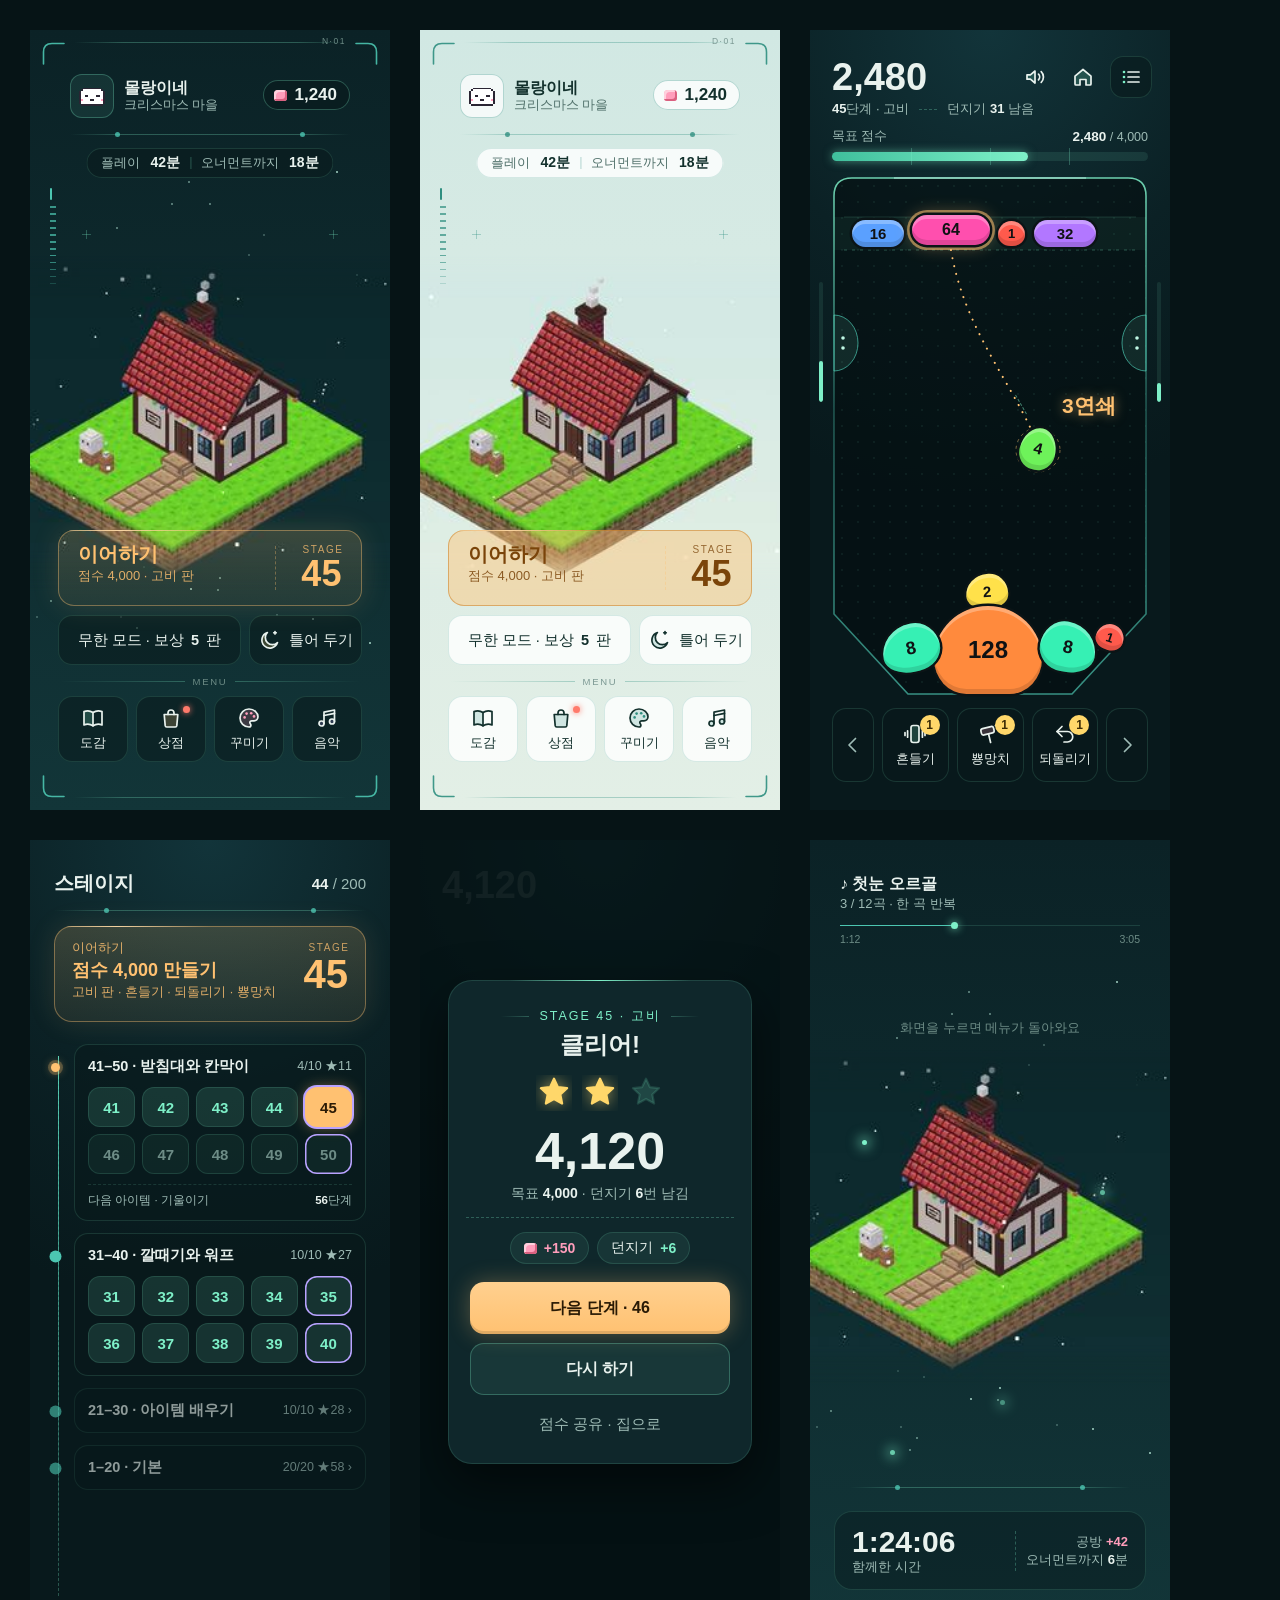
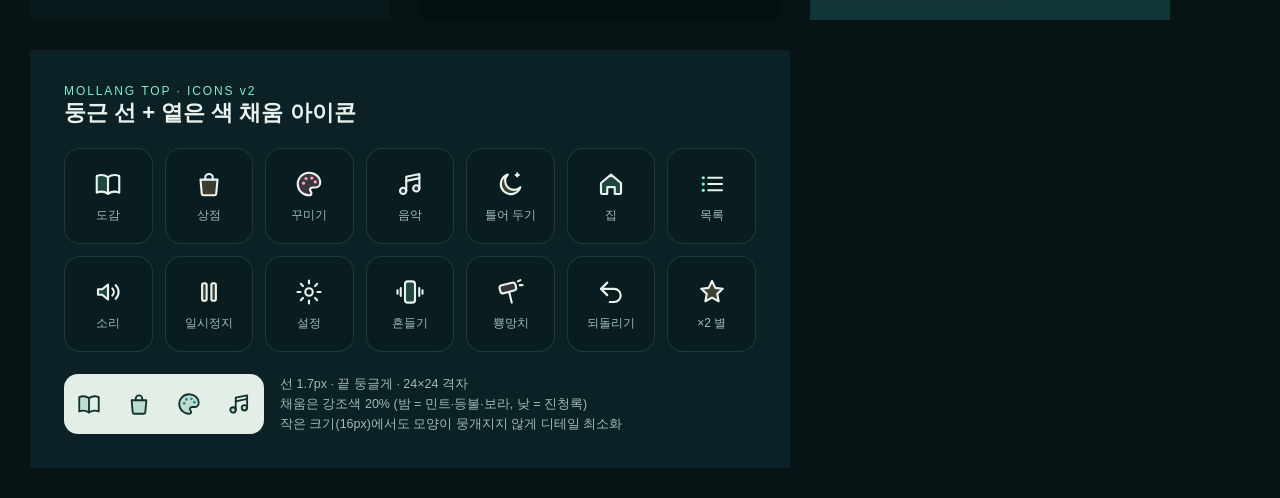
<file: docs/ui/web/reference_screens.html>
<!DOCTYPE html>
<html lang="ko"><head><meta charset="utf-8">
<style>
:root{
  --ink:#e9f2ee; --mute:#9fbcb6; --dim:#6d8c86;
  --line:#4cc6b1; --l1:rgba(126,240,200,.14); --l2:rgba(126,240,200,.28);
  --mint:#7ef0c8; --amber:#ffc171; --violet:#b9a2ff; --jelly:#ff9dbb; --gold:#ffd76a; --hi:#ff7a6b;
  --num:"Poppins","Noto Sans CJK KR",sans-serif; --body:"Noto Sans CJK KR",sans-serif;
}
*{box-sizing:border-box}
body{margin:0;background:#061416;font-family:var(--body);padding:30px;display:flex;flex-wrap:wrap;gap:30px}
.scr{width:360px;height:780px;position:relative;overflow:hidden;color:var(--ink);font-family:var(--body)}
.n{background:linear-gradient(#0b2226,#123538)}
.dd{background:linear-gradient(#d1e8e3,#e3efe6);color:#12302c;--ink:#12302c;--mute:#4f6f69;--dim:#7b9893;--line:#2f8f80;--l1:rgba(47,143,128,.18);--l2:rgba(47,143,128,.34)}
.g{background:radial-gradient(120% 60% at 50% 0%,#12343a 0%,#0b2125 55%,#08191c 100%)}
.ico{display:block}
.ico .f{fill:var(--ac);fill-opacity:.2;stroke:none}
.ico .d{fill:var(--ac);stroke:none}

/* ---- detail lines ---- */
.hl{position:absolute;height:1px;background:linear-gradient(90deg,transparent,var(--l2) 18%,var(--l2) 82%,transparent)}
.hl.l{background:linear-gradient(90deg,var(--l2),transparent)}
.hl.r{background:linear-gradient(90deg,transparent,var(--l2))}
.hl::before,.hl::after{content:"";position:absolute;top:-2px;width:5px;height:5px;border-radius:50%;background:var(--line);opacity:.8}
.hl::before{left:16%}.hl::after{right:16%}
.hl.nodot::before,.hl.nodot::after{display:none}
.dash{position:absolute;height:0;border-top:1px dashed var(--l2)}
.vdash{position:absolute;width:0;border-left:1px dashed var(--l2)}
.vgl{position:absolute;width:1px;background:linear-gradient(var(--line),transparent)}
.xh{position:absolute;width:9px;height:9px}
.xh::before,.xh::after{content:"";position:absolute;background:var(--l2)}
.xh::before{left:4px;top:0;width:1px;height:9px}.xh::after{top:4px;left:0;height:1px;width:9px}
.lab{position:absolute;font-family:var(--num);font-size:9.5px;letter-spacing:.18em;color:var(--dim);font-weight:500}

/* ---- rounded corner brackets (main only) ---- */
.cb{position:absolute;width:26px;height:26px;color:var(--line);stroke-width:1.6;stroke-linecap:round;opacity:.9}
.cb.tl{left:12px;top:12px}.cb.tr{right:12px;top:12px}.cb.cbl{left:12px;bottom:12px}.cb.br{right:12px;bottom:12px}
.ticks{position:absolute;left:20px;top:176px;width:6px;height:84px;background:repeating-linear-gradient(to bottom,var(--line) 0 1.5px,transparent 1.5px 7px);opacity:.7}
.tick1{position:absolute;left:20px;top:158px;width:2px;height:12px;background:var(--line);border-radius:2px}
.dotsr{position:absolute;right:20px;top:330px;width:2px;height:150px;background:repeating-linear-gradient(to bottom,var(--l2) 0 2px,transparent 2px 8px)}
.house{position:absolute;left:-12px;top:226px;width:384px;-webkit-mask:linear-gradient(transparent,#000 12%,#000 88%,transparent)}
.ring{position:absolute;left:50%;transform:translateX(-50%);border:1px dashed var(--l2);border-radius:50%}
.star{position:absolute;width:2px;height:2px;border-radius:1px;background:#cfe;opacity:.6}
.tl2{position:absolute;left:40px;top:44px;display:flex;align-items:center;gap:10px}
.ava{width:44px;height:44px;border-radius:12px;display:flex;align-items:center;justify-content:center;background:rgba(126,240,200,.08);box-shadow:inset 0 0 0 1px var(--l2)}
.dd .ava{background:rgba(255,255,255,.75)}
.ava svg{width:30px;height:30px}
.nm{font-size:16px;font-weight:700;line-height:1.25}
.nm small{display:block;font-size:12.5px;font-weight:400;color:var(--mute)}
.chip{position:absolute;right:40px;top:50px;display:flex;align-items:center;gap:7px;font-family:var(--num);font-weight:600;font-size:17px;padding:5px 13px 5px 11px;border-radius:999px;background:rgba(8,24,27,.55);box-shadow:inset 0 0 0 1px var(--l2)}
.dd .chip{background:rgba(255,255,255,.82)}
.jl{width:13px;height:11px;border-radius:4px 4px 3px 3px;background:var(--jelly);box-shadow:inset -2px -2px 0 #d9607f,inset 2px 2px 0 #ffd0dd;display:inline-block}
.pill{position:absolute;left:50%;transform:translateX(-50%);top:118px;font-size:13px;padding:6px 15px;border-radius:999px;white-space:nowrap;display:flex;gap:10px;align-items:center;color:var(--mute);background:rgba(8,24,27,.5);box-shadow:inset 0 0 0 1px var(--l1)}
.dd .pill{background:rgba(255,255,255,.82)}
.pill b{font-family:var(--num);font-weight:600;color:var(--ink);font-size:14px}
.pill i{width:1px;height:12px;background:var(--l2)}
.dock{position:absolute;left:28px;right:28px;bottom:48px;display:flex;flex-direction:column;gap:9px}
.play{position:relative;height:76px;border-radius:16px;display:flex;align-items:center;justify-content:space-between;padding:0 20px;color:var(--amber);background:linear-gradient(rgba(255,193,113,.18),rgba(255,193,113,.08));box-shadow:inset 0 0 0 1px rgba(255,193,113,.4),0 0 28px rgba(255,193,113,.14);overflow:hidden}
.play::before{content:"";position:absolute;right:86px;top:16px;bottom:16px;border-left:1px dashed rgba(255,193,113,.35)}
.play::after{content:"";position:absolute;left:-10%;top:0;width:60%;height:1px;background:linear-gradient(90deg,transparent,rgba(255,220,170,.9),transparent)}
.dd .play{color:#7a440a;background:rgba(255,193,113,.45);box-shadow:inset 0 0 0 1px rgba(201,122,28,.5)}
.dd .play::before{border-top-color:rgba(122,68,10,.3)}
.play .t{position:relative;top:-5px}
.play b{font-size:20px;font-weight:700;display:block;line-height:1.3}
.play small{display:block;font-size:13px;font-weight:400;opacity:.85}
.play .lv{display:flex;flex-direction:column;align-items:flex-end;gap:3px;line-height:1}
.play .lv span{font-family:var(--num);font-size:10px;font-weight:500;letter-spacing:.16em;margin-right:-.16em;opacity:.75}
.play .lv b{font-family:var(--num);font-size:36px;font-weight:600;letter-spacing:.01em;line-height:.9}
.row2{display:flex;gap:8px}
.soft{border-radius:14px;background:rgba(8,24,27,.55);box-shadow:inset 0 0 0 1px var(--l1)}
.dd .soft{background:rgba(255,255,255,.82)}
.row2 .s{flex:1;height:50px;display:flex;align-items:center;justify-content:center;gap:7px;font-size:14.5px;font-weight:500}
.row2 .s b{font-family:var(--num);font-weight:600}
.row4{display:flex;gap:8px}
.row4 .ic{flex:1;height:66px;display:flex;flex-direction:column;align-items:center;justify-content:center;gap:5px;font-size:12.5px;font-weight:500;position:relative}
.row4 .ic.dot::after{content:"";position:absolute;right:16px;top:10px;width:7px;height:7px;border-radius:50%;background:var(--hi);box-shadow:0 0 6px var(--hi)}
.sep{display:flex;align-items:center;gap:8px;font-family:var(--num);font-size:9.5px;letter-spacing:.18em;color:var(--dim);margin:2px 2px 0}
.sep::before,.sep::after{content:"";flex:1;height:1px;background:linear-gradient(90deg,transparent,var(--l2))}
.sep::after{background:linear-gradient(90deg,var(--l2),transparent)}

/* ---- game (original layout) ---- */
.ghud{position:absolute;left:22px;right:18px;top:26px;display:flex;align-items:center;gap:6px}
.ghud .sc{font-family:var(--num);font-size:38px;font-weight:600;line-height:1}
.ghud .gl{font-size:12.5px;color:var(--mute);line-height:1.45;margin-left:6px}
.ghud .gl b{font-family:var(--num);color:var(--ink);font-weight:600}
.ghud .sp{flex:1}
.hb{width:42px;height:42px;border-radius:13px;display:flex;align-items:center;justify-content:center;color:var(--ink)}
.goal{position:absolute;left:22px;right:22px;top:98px}
.ginfo{position:absolute;left:22px;top:70px;display:flex;align-items:center;gap:10px;font-size:13px;color:var(--mute)}.ginfo b{font-family:var(--num);font-weight:600;color:var(--ink)}.ginfo i{width:18px;height:0;border-top:1px dashed var(--l2)}
.goal .lb{display:flex;justify-content:space-between;align-items:center;font-size:12.5px;color:var(--mute);margin-bottom:7px}
.goal .lb b{font-family:var(--num);color:var(--ink);font-weight:600;font-size:13.5px}
.bar{position:relative;height:9px;border-radius:999px;background:rgba(126,240,200,.1)}
.bar i{display:block;height:100%;width:62%;border-radius:999px;background:linear-gradient(90deg,#3fbf9c,var(--mint));box-shadow:0 0 10px rgba(126,240,200,.5)}
.bar em{position:absolute;top:-4px;width:1px;height:17px;background:var(--l2)}
.wellsvg{position:absolute;left:24px;top:128px;width:312px;height:500px;overflow:visible}
.blob{position:absolute;display:flex;align-items:center;justify-content:center;font-family:var(--num);font-weight:600;color:#101214;
  box-shadow:0 0 0 2.4px #0b1416,inset 0 -5px 0 rgba(0,0,0,.12),inset 0 4px 0 rgba(255,255,255,.28)}
.c1{background:#ff5a4c}.c2{background:#ffe14a}.c4{background:#6ef25a}.c8{background:#36f0b4}.c16{background:#5aa0ff}.c32{background:#b277ff}.c64{background:#ff4fae}.c128{background:#ff8a3d}
.items{position:absolute;left:22px;right:22px;bottom:28px;display:flex;gap:8px}
.items .it{flex:1;height:74px;display:flex;flex-direction:column;align-items:center;justify-content:center;gap:5px;font-size:12.5px;font-weight:500;position:relative}
.items .it b{position:absolute;right:9px;top:7px;min-width:20px;height:20px;padding:0 5px;border-radius:10px;background:var(--gold);color:#3a2a05;font-family:var(--num);font-size:12px;font-weight:600;display:flex;align-items:center;justify-content:center}
.items .it.tilt{flex:.62;color:var(--mute)}
.gauge{position:absolute;width:4px;border-radius:2px;background:rgba(126,240,200,.1);overflow:hidden}
.gauge i{position:absolute;left:0;right:0;bottom:0;border-radius:2px;background:var(--mint)}
.combo{position:absolute;font-family:var(--num);font-weight:700;font-size:21px;color:var(--amber);text-shadow:0 0 12px rgba(255,193,113,.55)}

/* ---- stage map ---- */
.hd{position:absolute;left:24px;right:24px;top:30px;display:flex;align-items:center;gap:8px;font-size:20px;font-weight:700}
.hd .sp{flex:1}.hd .cnt{font-family:var(--num);font-size:15px;color:var(--mute);font-weight:500}.hd .cnt b{color:var(--ink);font-weight:600}
.cont{position:absolute;left:24px;right:24px;top:86px;height:96px;border-radius:18px;padding:14px 18px;color:var(--amber);background:linear-gradient(rgba(255,193,113,.18),rgba(255,193,113,.08));box-shadow:inset 0 0 0 1px rgba(255,193,113,.4),0 0 28px rgba(255,193,113,.12);overflow:hidden}
.cont::after{content:"";position:absolute;left:-10%;top:0;width:60%;height:1px;background:linear-gradient(90deg,transparent,rgba(255,220,170,.9),transparent)}
.cont small{display:block;font-size:12.5px;opacity:.85}.cont b{font-size:18px;font-weight:700;display:block;margin:1px 0 2px}
.cont .lv{position:absolute;right:18px;top:16px;display:flex;flex-direction:column;align-items:flex-end;gap:3px}
.cont .lv span{font-family:var(--num);font-size:10px;letter-spacing:.16em;margin-right:-.16em;opacity:.75;font-weight:500}
.cont .lv b{font-family:var(--num);font-size:40px;font-weight:600;line-height:.9;margin:0}
.chap{position:absolute;left:44px;right:24px;top:204px;bottom:24px}
.ch{position:relative;padding:13px 14px;margin-bottom:12px}
.ch::before{content:"";position:absolute;left:-23px;top:19px;width:9px;height:9px;border-radius:50%;background:var(--bgc,#0b2125);box-shadow:0 0 0 1.5px var(--line)}
.ch.cur::before{background:var(--amber);box-shadow:0 0 0 3px rgba(255,193,113,.25),0 0 10px rgba(255,193,113,.6)}
.ch.done::before{background:var(--line)}
.ch .t{display:flex;justify-content:space-between;align-items:center;font-size:14.5px;font-weight:600;margin-bottom:11px}
.ch .t span{font-family:var(--num);color:var(--mute);font-size:12.5px;font-weight:500}
.ch.closed .t{margin-bottom:0}.ch.closed{opacity:.6}
.dots{display:grid;grid-template-columns:repeat(5,1fr);gap:7px}
.dots i{height:40px;border-radius:12px;display:flex;align-items:center;justify-content:center;font-style:normal;font-family:var(--num);font-weight:600;font-size:15px;background:rgba(126,240,200,.05);box-shadow:inset 0 0 0 1px var(--l1);color:var(--dim)}
.dots i.ok{color:var(--mint);background:rgba(126,240,200,.12)}
.dots i.now{color:#2a1a05;background:var(--amber);box-shadow:0 0 14px rgba(255,193,113,.45)}
.dots i.boss{box-shadow:inset 0 0 0 1.5px var(--violet)}
.dots i.now.boss{box-shadow:0 0 0 2px var(--violet),0 0 14px rgba(255,193,113,.45)}
.ch .mini{margin-top:10px;border-top:1px dashed var(--l1);padding-top:8px;display:flex;justify-content:space-between;font-size:11.5px;color:var(--mute)}
.ch .mini b{font-family:var(--num);font-weight:600;color:var(--ink)}

/* ---- result ---- */
.rcard{position:absolute;left:28px;right:28px;top:140px;border-radius:24px;padding:28px 22px 20px;text-align:center;background:rgba(16,40,44,.97);box-shadow:inset 0 0 0 1px var(--l1),0 20px 50px rgba(0,0,0,.5);overflow:hidden}
.rcard::before{content:"";position:absolute;left:20%;right:20%;top:0;height:1px;background:linear-gradient(90deg,transparent,var(--mint),transparent)}
.rcard .lv{font-family:var(--num);font-size:12.5px;letter-spacing:.16em;color:var(--mint);font-weight:500;display:flex;align-items:center;justify-content:center;gap:10px}
.rcard .lv::before,.rcard .lv::after{content:"";width:28px;height:1px;background:linear-gradient(90deg,transparent,var(--l2))}
.rcard .lv::after{transform:scaleX(-1)}
.rcard h5{margin:4px 0 14px;font-size:24px;font-weight:700}
.rstars{display:flex;justify-content:center;gap:10px;margin-bottom:14px}
.rstars svg{width:36px;height:36px}
.rcard .sc{font-family:var(--num);font-size:52px;font-weight:600;line-height:1}
.rcard .bst{font-size:14px;color:var(--mute);margin:8px 0 14px}.rcard .bst b{font-family:var(--num);color:var(--ink);font-weight:600}
.rcard .dl{border-top:1px dashed var(--l2);margin:0 -4px 14px}
.rew{display:flex;justify-content:center;gap:8px;margin-bottom:18px}
.rew span{padding:7px 14px;border-radius:999px;font-size:14px;display:flex;align-items:center;gap:7px;background:rgba(126,240,200,.07);box-shadow:inset 0 0 0 1px var(--l1)}
.rew b{font-family:var(--num);font-weight:600;color:var(--jelly)}.rew b.m{color:var(--mint)}
.btn{display:flex;align-items:center;justify-content:center;height:52px;border-radius:14px;font-size:16px;font-weight:600;margin-top:9px}
.btn.pri{color:#2a1a05;background:linear-gradient(#ffd08f,var(--amber));box-shadow:0 0 22px rgba(255,193,113,.3),inset 0 -3px 0 rgba(0,0,0,.12)}
.btn.sec{background:rgba(126,240,200,.08);box-shadow:inset 0 0 0 1px var(--l2)}
.btn.txt{color:var(--mute);font-weight:500;font-size:14.5px;height:40px}

/* ---- lofi ---- */
.song{position:absolute;left:30px;right:30px;top:34px;font-size:13px;color:var(--mute)}
.song b{display:block;color:var(--ink);font-size:16px;font-weight:600}
.song .num{font-weight:500}
.prog{position:relative;margin-top:12px;height:1px;background:linear-gradient(90deg,var(--line) 0 38%,var(--l1) 38%)}
.prog i{position:absolute;left:38%;top:-3px;width:7px;height:7px;border-radius:50%;background:var(--mint);box-shadow:0 0 8px var(--mint);margin-left:-3px}
.prog span{position:absolute;top:8px;font-family:var(--num);font-size:10.5px;color:var(--dim)}
.tap{position:absolute;left:50%;top:180px;transform:translateX(-50%);font-size:12.5px;color:var(--dim);white-space:nowrap}
.ff{position:absolute;width:5px;height:5px;border-radius:50%;background:var(--mint);box-shadow:0 0 12px 4px rgba(126,240,200,.5)}
.lbar{position:absolute;left:24px;right:24px;bottom:30px;display:flex;align-items:center;gap:10px;padding:14px 18px;border-radius:18px;font-size:13px;color:var(--mute);background:rgba(8,24,27,.45);box-shadow:inset 0 0 0 1px var(--l1)}
.lbar .tm{font-family:var(--num);font-size:30px;font-weight:600;color:var(--ink);line-height:1.1}
.lbar .vd{width:0;height:40px;border-left:1px dashed var(--l2)}
.lbar .sp{flex:1}.lbar b{font-family:var(--num);font-weight:600;color:var(--jelly)}.lbar em{font-style:normal;font-family:var(--num);font-weight:600;color:var(--ink)}

/* ---- icon sheet ---- */
.isheet{width:760px;padding:34px;background:#0b2125;color:var(--ink)}
.isheet h2{margin:0 0 4px;font-size:22px}
.isheet .k{font-family:var(--num);font-size:12px;letter-spacing:.16em;color:var(--mint)}
.igrid{display:grid;grid-template-columns:repeat(7,1fr);gap:12px;margin-top:20px}
.igrid div{height:96px;border-radius:16px;display:flex;flex-direction:column;align-items:center;justify-content:center;gap:8px;font-size:12px;color:var(--mute);background:rgba(8,24,27,.55);box-shadow:inset 0 0 0 1px var(--l1)}
.igrid div .ico{color:var(--ink)}
.irow{display:flex;gap:16px;margin-top:22px;align-items:center}
.irow .lt{width:200px;height:60px;border-radius:14px;background:#e3efe6;display:flex;align-items:center;justify-content:space-around;color:#12302c}
.cap2{font-size:12.5px;color:var(--mute);line-height:1.6}
</style></head><body>

<svg width="0" height="0" style="position:absolute"><defs><symbol id="cbtl" viewBox="0 0 26 26"><path d="M1.5 22 V10 Q1.5 1.5 10 1.5 H22" fill="none" stroke="currentColor"/></symbol><symbol id="cbtr" viewBox="0 0 26 26"><path d="M24.5 22 V10 Q24.5 1.5 16 1.5 H4" fill="none" stroke="currentColor"/></symbol><symbol id="cbbl" viewBox="0 0 26 26"><path d="M1.5 4 V16 Q1.5 24.5 10 24.5 H22" fill="none" stroke="currentColor"/></symbol><symbol id="cbbr" viewBox="0 0 26 26"><path d="M24.5 4 V16 Q24.5 24.5 16 24.5 H4" fill="none" stroke="currentColor"/></symbol></defs></svg>

<!-- 1 home night -->
<div class="scr n" id="s1">
  <i class="star" style="left:324px;top:270px;opacity:0.8"></i><i class="star" style="left:189px;top:547px;opacity:0.8"></i><i class="star" style="left:339px;top:612px;opacity:0.8"></i><i class="star" style="left:20px;top:570px;opacity:0.5"></i><i class="star" style="left:133px;top:472px;opacity:0.3"></i><i class="star" style="left:86px;top:197px;opacity:0.5"></i><i class="star" style="left:246px;top:584px;opacity:0.3"></i><i class="star" style="left:200px;top:418px;opacity:0.3"></i><i class="star" style="left:299px;top:267px;opacity:0.3"></i><i class="star" style="left:116px;top:348px;opacity:0.5"></i><i class="star" style="left:99px;top:609px;opacity:0.5"></i><i class="star" style="left:87px;top:530px;opacity:0.3"></i><i class="star" style="left:77px;top:456px;opacity:0.8"></i><i class="star" style="left:233px;top:204px;opacity:0.3"></i><i class="star" style="left:6px;top:586px;opacity:0.3"></i><i class="star" style="left:113px;top:536px;opacity:0.3"></i><i class="star" style="left:90px;top:586px;opacity:0.3"></i><i class="star" style="left:154px;top:300px;opacity:0.3"></i><i class="star" style="left:282px;top:588px;opacity:0.8"></i><i class="star" style="left:326px;top:244px;opacity:0.3"></i><i class="star" style="left:106px;top:597px;opacity:0.5"></i><i class="star" style="left:158px;top:151px;opacity:0.5"></i><i class="star" style="left:218px;top:224px;opacity:0.3"></i><i class="star" style="left:141px;top:173px;opacity:0.5"></i><i class="star" style="left:160px;top:558px;opacity:0.8"></i><i class="star" style="left:306px;top:141px;opacity:0.8"></i><i class="star" style="left:179px;top:173px;opacity:0.5"></i><i class="star" style="left:187px;top:559px;opacity:0.5"></i><i class="star" style="left:252px;top:496px;opacity:0.5"></i><i class="star" style="left:100px;top:386px;opacity:0.5"></i>
  <svg class="cb tl"><use href="#cbtl"/></svg><svg class="cb tr"><use href="#cbtr"/></svg><svg class="cb cbl"><use href="#cbbl"/></svg><svg class="cb br"><use href="#cbbr"/></svg>
  <div class="hl nodot" style="left:44px;right:44px;top:12px"></div>
  <div class="hl nodot" style="left:44px;right:44px;bottom:12px"></div>
  <span class="lab" style="right:44px;top:6px;font-size:8.5px">N·01</span>
  <i class="tick1"></i><i class="ticks"></i><i class="dotsr"></i>
  <div class="hl" style="left:40px;right:40px;top:104px"></div>
  <div class="ring" style="width:300px;height:90px;top:398px"></div>
  <div class="ring" style="width:220px;height:62px;top:412px;opacity:.6"></div>
  <img class="house" src="[data-uri]">
  <i class="xh" style="left:52px;top:200px"></i><i class="xh" style="right:52px;top:200px"></i>
  <div class="tl2"><div class="ava"><svg viewBox="0 0 16 13" shape-rendering="crispEdges" aria-hidden="true"><rect x="3" y="2" width="1" height="1" fill="#2a2533"/><rect x="4" y="2" width="1" height="1" fill="#2a2533"/><rect x="5" y="2" width="1" height="1" fill="#2a2533"/><rect x="6" y="2" width="1" height="1" fill="#2a2533"/><rect x="7" y="2" width="1" height="1" fill="#2a2533"/><rect x="8" y="2" width="1" height="1" fill="#2a2533"/><rect x="9" y="2" width="1" height="1" fill="#2a2533"/><rect x="10" y="2" width="1" height="1" fill="#2a2533"/><rect x="11" y="2" width="1" height="1" fill="#2a2533"/><rect x="12" y="2" width="1" height="1" fill="#2a2533"/><rect x="2" y="3" width="1" height="1" fill="#2a2533"/><rect x="3" y="3" width="1" height="1" fill="#ffffff"/><rect x="4" y="3" width="1" height="1" fill="#ffffff"/><rect x="5" y="3" width="1" height="1" fill="#ffffff"/><rect x="6" y="3" width="1" height="1" fill="#ffffff"/><rect x="7" y="3" width="1" height="1" fill="#ffffff"/><rect x="8" y="3" width="1" height="1" fill="#ffffff"/><rect x="9" y="3" width="1" height="1" fill="#ffffff"/><rect x="10" y="3" width="1" height="1" fill="#ffffff"/><rect x="11" y="3" width="1" height="1" fill="#ffffff"/><rect x="12" y="3" width="1" height="1" fill="#ffffff"/><rect x="13" y="3" width="1" height="1" fill="#2a2533"/><rect x="1" y="4" width="1" height="1" fill="#2a2533"/><rect x="2" y="4" width="1" height="1" fill="#ffffff"/><rect x="3" y="4" width="1" height="1" fill="#ffffff"/><rect x="4" y="4" width="1" height="1" fill="#ffffff"/><rect x="5" y="4" width="1" height="1" fill="#ffffff"/><rect x="6" y="4" width="1" height="1" fill="#ffffff"/><rect x="7" y="4" width="1" height="1" fill="#ffffff"/><rect x="8" y="4" width="1" height="1" fill="#ffffff"/><rect x="9" y="4" width="1" height="1" fill="#ffffff"/><rect x="10" y="4" width="1" height="1" fill="#ffffff"/><rect x="11" y="4" width="1" height="1" fill="#ffffff"/><rect x="12" y="4" width="1" height="1" fill="#ffffff"/><rect x="13" y="4" width="1" height="1" fill="#ffffff"/><rect x="14" y="4" width="1" height="1" fill="#2a2533"/><rect x="1" y="5" width="1" height="1" fill="#2a2533"/><rect x="2" y="5" width="1" height="1" fill="#ffffff"/><rect x="3" y="5" width="1" height="1" fill="#ffffff"/><rect x="4" y="5" width="1" height="1" fill="#ffffff"/><rect x="5" y="5" width="1" height="1" fill="#ffffff"/><rect x="6" y="5" width="1" height="1" fill="#ffffff"/><rect x="7" y="5" width="1" height="1" fill="#ffffff"/><rect x="8" y="5" width="1" height="1" fill="#ffffff"/><rect x="9" y="5" width="1" height="1" fill="#ffffff"/><rect x="10" y="5" width="1" height="1" fill="#ffffff"/><rect x="11" y="5" width="1" height="1" fill="#ffffff"/><rect x="12" y="5" width="1" height="1" fill="#ffffff"/><rect x="13" y="5" width="1" height="1" fill="#ffffff"/><rect x="14" y="5" width="1" height="1" fill="#2a2533"/><rect x="1" y="6" width="1" height="1" fill="#2a2533"/><rect x="2" y="6" width="1" height="1" fill="#ffffff"/><rect x="3" y="6" width="1" height="1" fill="#ffffff"/><rect x="4" y="6" width="1" height="1" fill="#2a2533"/><rect x="5" y="6" width="1" height="1" fill="#2a2533"/><rect x="6" y="6" width="1" height="1" fill="#ffffff"/><rect x="7" y="6" width="1" height="1" fill="#ffffff"/><rect x="8" y="6" width="1" height="1" fill="#ffffff"/><rect x="9" y="6" width="1" height="1" fill="#ffffff"/><rect x="10" y="6" width="1" height="1" fill="#2a2533"/><rect x="11" y="6" width="1" height="1" fill="#2a2533"/><rect x="12" y="6" width="1" height="1" fill="#ffffff"/><rect x="13" y="6" width="1" height="1" fill="#ffffff"/><rect x="14" y="6" width="1" height="1" fill="#2a2533"/><rect x="1" y="7" width="1" height="1" fill="#2a2533"/><rect x="2" y="7" width="1" height="1" fill="#ffffff"/><rect x="3" y="7" width="1" height="1" fill="#ffffff"/><rect x="4" y="7" width="1" height="1" fill="#ffffff"/><rect x="5" y="7" width="1" height="1" fill="#ffffff"/><rect x="6" y="7" width="1" height="1" fill="#ffffff"/><rect x="7" y="7" width="1" height="1" fill="#ffffff"/><rect x="8" y="7" width="1" height="1" fill="#ffffff"/><rect x="9" y="7" width="1" height="1" fill="#ffffff"/><rect x="10" y="7" width="1" height="1" fill="#ffffff"/><rect x="11" y="7" width="1" height="1" fill="#ffffff"/><rect x="12" y="7" width="1" height="1" fill="#ffffff"/><rect x="13" y="7" width="1" height="1" fill="#ffffff"/><rect x="14" y="7" width="1" height="1" fill="#2a2533"/><rect x="1" y="8" width="1" height="1" fill="#2a2533"/><rect x="2" y="8" width="1" height="1" fill="#ff9fbf"/><rect x="3" y="8" width="1" height="1" fill="#ffffff"/><rect x="4" y="8" width="1" height="1" fill="#ffffff"/><rect x="5" y="8" width="1" height="1" fill="#ffffff"/><rect x="6" y="8" width="1" height="1" fill="#ffffff"/><rect x="7" y="8" width="1" height="1" fill="#2a2533"/><rect x="8" y="8" width="1" height="1" fill="#2a2533"/><rect x="9" y="8" width="1" height="1" fill="#ffffff"/><rect x="10" y="8" width="1" height="1" fill="#ffffff"/><rect x="11" y="8" width="1" height="1" fill="#ffffff"/><rect x="12" y="8" width="1" height="1" fill="#ffffff"/><rect x="13" y="8" width="1" height="1" fill="#ff9fbf"/><rect x="14" y="8" width="1" height="1" fill="#2a2533"/><rect x="1" y="9" width="1" height="1" fill="#2a2533"/><rect x="2" y="9" width="1" height="1" fill="#ffffff"/><rect x="3" y="9" width="1" height="1" fill="#ffffff"/><rect x="4" y="9" width="1" height="1" fill="#ffffff"/><rect x="5" y="9" width="1" height="1" fill="#ffffff"/><rect x="6" y="9" width="1" height="1" fill="#ffffff"/><rect x="7" y="9" width="1" height="1" fill="#ffffff"/><rect x="8" y="9" width="1" height="1" fill="#ffffff"/><rect x="9" y="9" width="1" height="1" fill="#ffffff"/><rect x="10" y="9" width="1" height="1" fill="#ffffff"/><rect x="11" y="9" width="1" height="1" fill="#ffffff"/><rect x="12" y="9" width="1" height="1" fill="#ffffff"/><rect x="13" y="9" width="1" height="1" fill="#ffffff"/><rect x="14" y="9" width="1" height="1" fill="#2a2533"/><rect x="1" y="10" width="1" height="1" fill="#2a2533"/><rect x="2" y="10" width="1" height="1" fill="#ffffff"/><rect x="3" y="10" width="1" height="1" fill="#ffffff"/><rect x="4" y="10" width="1" height="1" fill="#ffffff"/><rect x="5" y="10" width="1" height="1" fill="#ffffff"/><rect x="6" y="10" width="1" height="1" fill="#ffffff"/><rect x="7" y="10" width="1" height="1" fill="#ffffff"/><rect x="8" y="10" width="1" height="1" fill="#ffffff"/><rect x="9" y="10" width="1" height="1" fill="#ffffff"/><rect x="10" y="10" width="1" height="1" fill="#ffffff"/><rect x="11" y="10" width="1" height="1" fill="#ffffff"/><rect x="12" y="10" width="1" height="1" fill="#ffffff"/><rect x="13" y="10" width="1" height="1" fill="#ffffff"/><rect x="14" y="10" width="1" height="1" fill="#2a2533"/><rect x="2" y="11" width="1" height="1" fill="#2a2533"/><rect x="3" y="11" width="1" height="1" fill="#2a2533"/><rect x="4" y="11" width="1" height="1" fill="#2a2533"/><rect x="5" y="11" width="1" height="1" fill="#2a2533"/><rect x="6" y="11" width="1" height="1" fill="#2a2533"/><rect x="7" y="11" width="1" height="1" fill="#2a2533"/><rect x="8" y="11" width="1" height="1" fill="#2a2533"/><rect x="9" y="11" width="1" height="1" fill="#2a2533"/><rect x="10" y="11" width="1" height="1" fill="#2a2533"/><rect x="11" y="11" width="1" height="1" fill="#2a2533"/><rect x="12" y="11" width="1" height="1" fill="#2a2533"/><rect x="13" y="11" width="1" height="1" fill="#2a2533"/></svg></div><div class="nm">몰랑이네<small>크리스마스 마을</small></div></div>
  <div class="chip"><i class="jl"></i>1,240</div>
  <div class="pill">플레이 <b>42분</b><i></i>오너먼트까지 <b>18분</b></div>
  <div class="dock">
    <div class="play"><div class="t"><b>이어하기</b><small>점수 4,000 · 고비 판</small></div><div class="lv"><span>STAGE</span><b>45</b></div></div>
    <div class="row2"><div class="s soft">무한 모드 · 보상 <b>5</b>판</div><div class="s soft" style="flex:.62"><svg class="ico" viewBox="0 0 24 24" width="24" height="24" fill="none" stroke="currentColor" stroke-width="1.7" stroke-linecap="round" stroke-linejoin="round" style="--ac:#ffd76a" aria-hidden="true"><path class="f" d="M19.5 14.6A8 8 0 1 1 9.4 4.5a6.4 6.4 0 0 0 10.1 10.1z"/><path d="M19.5 14.6A8 8 0 1 1 9.4 4.5a6.4 6.4 0 0 0 10.1 10.1z"/><path d="M17 3.5v2.5M15.75 4.75h2.5"/></svg>틀어 두기</div></div>
    <div class="sep">MENU</div>
    <div class="row4"><div class="ic soft"><svg class="ico" viewBox="0 0 24 24" width="24" height="24" fill="none" stroke="currentColor" stroke-width="1.7" stroke-linecap="round" stroke-linejoin="round" style="--ac:#7ef0c8" aria-hidden="true"><path class="f" d="M3 5.6c3-1.2 6-1.1 9 .9v13.3c-3-2-6-2.1-9-.9z"/><path d="M3 5.6c3-1.2 6-1.1 9 .9 3-2 6-2.1 9-.9v13.3c-3-1.2-6-1.1-9 .9-3-2-6-2.1-9-.9z"/><path d="M12 6.5v13.3"/></svg>도감</div><div class="ic soft dot"><svg class="ico" viewBox="0 0 24 24" width="24" height="24" fill="none" stroke="currentColor" stroke-width="1.7" stroke-linecap="round" stroke-linejoin="round" style="--ac:#ffc171" aria-hidden="true"><path class="f" d="M5.2 8.5h13.6l-1 11.2a1.5 1.5 0 0 1-1.5 1.3H7.7a1.5 1.5 0 0 1-1.5-1.3z"/><path d="M5.2 8.5h13.6l-1 11.2a1.5 1.5 0 0 1-1.5 1.3H7.7a1.5 1.5 0 0 1-1.5-1.3z"/><path d="M9 8.5V7a3 3 0 0 1 6 0v1.5"/></svg>상점</div><div class="ic soft"><svg class="ico" viewBox="0 0 24 24" width="24" height="24" fill="none" stroke="currentColor" stroke-width="1.7" stroke-linecap="round" stroke-linejoin="round" style="--ac:#ff9dbb" aria-hidden="true"><path class="f" d="M12 3a9 9 0 1 0 0 18c1.3 0 1.9-.8 1.9-1.7 0-1.3-1.1-1.7-1.1-2.7 0-1 .8-1.8 2-1.8H17a4 4 0 0 0 4-4C21 6.6 17 3 12 3z"/><path d="M12 3a9 9 0 1 0 0 18c1.3 0 1.9-.8 1.9-1.7 0-1.3-1.1-1.7-1.1-2.7 0-1 .8-1.8 2-1.8H17a4 4 0 0 0 4-4C21 6.6 17 3 12 3z"/><circle class="d" cx="7.6" cy="11.4" r="1.3"/><circle class="d" cx="9.6" cy="7.6" r="1.3"/><circle class="d" cx="14.2" cy="7.2" r="1.3"/><circle class="d" cx="17" cy="10.4" r="1.3"/></svg>꾸미기</div><div class="ic soft"><svg class="ico" viewBox="0 0 24 24" width="24" height="24" fill="none" stroke="currentColor" stroke-width="1.7" stroke-linecap="round" stroke-linejoin="round" style="--ac:#b9a2ff" aria-hidden="true"><circle class="f" cx="6.5" cy="17.5" r="2.5"/><circle class="f" cx="17" cy="15.5" r="2.5"/><path d="M9 17.5V6.2l10.5-2.2v11.5"/><circle cx="6.5" cy="17.5" r="2.5"/><circle cx="17" cy="15.5" r="2.5"/><path d="M9 9.5l10.5-2.2"/></svg>음악</div></div>
  </div>
</div>

<!-- 2 home day -->
<div class="scr dd" id="s2">
  <svg class="cb tl"><use href="#cbtl"/></svg><svg class="cb tr"><use href="#cbtr"/></svg><svg class="cb cbl"><use href="#cbbl"/></svg><svg class="cb br"><use href="#cbbr"/></svg>
  <div class="hl nodot" style="left:44px;right:44px;top:12px"></div>
  <div class="hl nodot" style="left:44px;right:44px;bottom:12px"></div>
  <span class="lab" style="right:44px;top:6px;font-size:8.5px">D·01</span>
  <i class="tick1"></i><i class="ticks"></i><i class="dotsr"></i>
  <div class="hl" style="left:40px;right:40px;top:104px"></div>
  <div class="ring" style="width:300px;height:90px;top:398px"></div>
  <div class="ring" style="width:220px;height:62px;top:412px;opacity:.6"></div>
  <img class="house" src="[data-uri]">
  <i class="xh" style="left:52px;top:200px"></i><i class="xh" style="right:52px;top:200px"></i>
  <div class="tl2"><div class="ava"><svg viewBox="0 0 16 13" shape-rendering="crispEdges" aria-hidden="true"><rect x="3" y="2" width="1" height="1" fill="#2a2533"/><rect x="4" y="2" width="1" height="1" fill="#2a2533"/><rect x="5" y="2" width="1" height="1" fill="#2a2533"/><rect x="6" y="2" width="1" height="1" fill="#2a2533"/><rect x="7" y="2" width="1" height="1" fill="#2a2533"/><rect x="8" y="2" width="1" height="1" fill="#2a2533"/><rect x="9" y="2" width="1" height="1" fill="#2a2533"/><rect x="10" y="2" width="1" height="1" fill="#2a2533"/><rect x="11" y="2" width="1" height="1" fill="#2a2533"/><rect x="12" y="2" width="1" height="1" fill="#2a2533"/><rect x="2" y="3" width="1" height="1" fill="#2a2533"/><rect x="3" y="3" width="1" height="1" fill="#ffffff"/><rect x="4" y="3" width="1" height="1" fill="#ffffff"/><rect x="5" y="3" width="1" height="1" fill="#ffffff"/><rect x="6" y="3" width="1" height="1" fill="#ffffff"/><rect x="7" y="3" width="1" height="1" fill="#ffffff"/><rect x="8" y="3" width="1" height="1" fill="#ffffff"/><rect x="9" y="3" width="1" height="1" fill="#ffffff"/><rect x="10" y="3" width="1" height="1" fill="#ffffff"/><rect x="11" y="3" width="1" height="1" fill="#ffffff"/><rect x="12" y="3" width="1" height="1" fill="#ffffff"/><rect x="13" y="3" width="1" height="1" fill="#2a2533"/><rect x="1" y="4" width="1" height="1" fill="#2a2533"/><rect x="2" y="4" width="1" height="1" fill="#ffffff"/><rect x="3" y="4" width="1" height="1" fill="#ffffff"/><rect x="4" y="4" width="1" height="1" fill="#ffffff"/><rect x="5" y="4" width="1" height="1" fill="#ffffff"/><rect x="6" y="4" width="1" height="1" fill="#ffffff"/><rect x="7" y="4" width="1" height="1" fill="#ffffff"/><rect x="8" y="4" width="1" height="1" fill="#ffffff"/><rect x="9" y="4" width="1" height="1" fill="#ffffff"/><rect x="10" y="4" width="1" height="1" fill="#ffffff"/><rect x="11" y="4" width="1" height="1" fill="#ffffff"/><rect x="12" y="4" width="1" height="1" fill="#ffffff"/><rect x="13" y="4" width="1" height="1" fill="#ffffff"/><rect x="14" y="4" width="1" height="1" fill="#2a2533"/><rect x="1" y="5" width="1" height="1" fill="#2a2533"/><rect x="2" y="5" width="1" height="1" fill="#ffffff"/><rect x="3" y="5" width="1" height="1" fill="#ffffff"/><rect x="4" y="5" width="1" height="1" fill="#ffffff"/><rect x="5" y="5" width="1" height="1" fill="#ffffff"/><rect x="6" y="5" width="1" height="1" fill="#ffffff"/><rect x="7" y="5" width="1" height="1" fill="#ffffff"/><rect x="8" y="5" width="1" height="1" fill="#ffffff"/><rect x="9" y="5" width="1" height="1" fill="#ffffff"/><rect x="10" y="5" width="1" height="1" fill="#ffffff"/><rect x="11" y="5" width="1" height="1" fill="#ffffff"/><rect x="12" y="5" width="1" height="1" fill="#ffffff"/><rect x="13" y="5" width="1" height="1" fill="#ffffff"/><rect x="14" y="5" width="1" height="1" fill="#2a2533"/><rect x="1" y="6" width="1" height="1" fill="#2a2533"/><rect x="2" y="6" width="1" height="1" fill="#ffffff"/><rect x="3" y="6" width="1" height="1" fill="#ffffff"/><rect x="4" y="6" width="1" height="1" fill="#2a2533"/><rect x="5" y="6" width="1" height="1" fill="#2a2533"/><rect x="6" y="6" width="1" height="1" fill="#ffffff"/><rect x="7" y="6" width="1" height="1" fill="#ffffff"/><rect x="8" y="6" width="1" height="1" fill="#ffffff"/><rect x="9" y="6" width="1" height="1" fill="#ffffff"/><rect x="10" y="6" width="1" height="1" fill="#2a2533"/><rect x="11" y="6" width="1" height="1" fill="#2a2533"/><rect x="12" y="6" width="1" height="1" fill="#ffffff"/><rect x="13" y="6" width="1" height="1" fill="#ffffff"/><rect x="14" y="6" width="1" height="1" fill="#2a2533"/><rect x="1" y="7" width="1" height="1" fill="#2a2533"/><rect x="2" y="7" width="1" height="1" fill="#ffffff"/><rect x="3" y="7" width="1" height="1" fill="#ffffff"/><rect x="4" y="7" width="1" height="1" fill="#ffffff"/><rect x="5" y="7" width="1" height="1" fill="#ffffff"/><rect x="6" y="7" width="1" height="1" fill="#ffffff"/><rect x="7" y="7" width="1" height="1" fill="#ffffff"/><rect x="8" y="7" width="1" height="1" fill="#ffffff"/><rect x="9" y="7" width="1" height="1" fill="#ffffff"/><rect x="10" y="7" width="1" height="1" fill="#ffffff"/><rect x="11" y="7" width="1" height="1" fill="#ffffff"/><rect x="12" y="7" width="1" height="1" fill="#ffffff"/><rect x="13" y="7" width="1" height="1" fill="#ffffff"/><rect x="14" y="7" width="1" height="1" fill="#2a2533"/><rect x="1" y="8" width="1" height="1" fill="#2a2533"/><rect x="2" y="8" width="1" height="1" fill="#ff9fbf"/><rect x="3" y="8" width="1" height="1" fill="#ffffff"/><rect x="4" y="8" width="1" height="1" fill="#ffffff"/><rect x="5" y="8" width="1" height="1" fill="#ffffff"/><rect x="6" y="8" width="1" height="1" fill="#ffffff"/><rect x="7" y="8" width="1" height="1" fill="#2a2533"/><rect x="8" y="8" width="1" height="1" fill="#2a2533"/><rect x="9" y="8" width="1" height="1" fill="#ffffff"/><rect x="10" y="8" width="1" height="1" fill="#ffffff"/><rect x="11" y="8" width="1" height="1" fill="#ffffff"/><rect x="12" y="8" width="1" height="1" fill="#ffffff"/><rect x="13" y="8" width="1" height="1" fill="#ff9fbf"/><rect x="14" y="8" width="1" height="1" fill="#2a2533"/><rect x="1" y="9" width="1" height="1" fill="#2a2533"/><rect x="2" y="9" width="1" height="1" fill="#ffffff"/><rect x="3" y="9" width="1" height="1" fill="#ffffff"/><rect x="4" y="9" width="1" height="1" fill="#ffffff"/><rect x="5" y="9" width="1" height="1" fill="#ffffff"/><rect x="6" y="9" width="1" height="1" fill="#ffffff"/><rect x="7" y="9" width="1" height="1" fill="#ffffff"/><rect x="8" y="9" width="1" height="1" fill="#ffffff"/><rect x="9" y="9" width="1" height="1" fill="#ffffff"/><rect x="10" y="9" width="1" height="1" fill="#ffffff"/><rect x="11" y="9" width="1" height="1" fill="#ffffff"/><rect x="12" y="9" width="1" height="1" fill="#ffffff"/><rect x="13" y="9" width="1" height="1" fill="#ffffff"/><rect x="14" y="9" width="1" height="1" fill="#2a2533"/><rect x="1" y="10" width="1" height="1" fill="#2a2533"/><rect x="2" y="10" width="1" height="1" fill="#ffffff"/><rect x="3" y="10" width="1" height="1" fill="#ffffff"/><rect x="4" y="10" width="1" height="1" fill="#ffffff"/><rect x="5" y="10" width="1" height="1" fill="#ffffff"/><rect x="6" y="10" width="1" height="1" fill="#ffffff"/><rect x="7" y="10" width="1" height="1" fill="#ffffff"/><rect x="8" y="10" width="1" height="1" fill="#ffffff"/><rect x="9" y="10" width="1" height="1" fill="#ffffff"/><rect x="10" y="10" width="1" height="1" fill="#ffffff"/><rect x="11" y="10" width="1" height="1" fill="#ffffff"/><rect x="12" y="10" width="1" height="1" fill="#ffffff"/><rect x="13" y="10" width="1" height="1" fill="#ffffff"/><rect x="14" y="10" width="1" height="1" fill="#2a2533"/><rect x="2" y="11" width="1" height="1" fill="#2a2533"/><rect x="3" y="11" width="1" height="1" fill="#2a2533"/><rect x="4" y="11" width="1" height="1" fill="#2a2533"/><rect x="5" y="11" width="1" height="1" fill="#2a2533"/><rect x="6" y="11" width="1" height="1" fill="#2a2533"/><rect x="7" y="11" width="1" height="1" fill="#2a2533"/><rect x="8" y="11" width="1" height="1" fill="#2a2533"/><rect x="9" y="11" width="1" height="1" fill="#2a2533"/><rect x="10" y="11" width="1" height="1" fill="#2a2533"/><rect x="11" y="11" width="1" height="1" fill="#2a2533"/><rect x="12" y="11" width="1" height="1" fill="#2a2533"/><rect x="13" y="11" width="1" height="1" fill="#2a2533"/></svg></div><div class="nm">몰랑이네<small>크리스마스 마을</small></div></div>
  <div class="chip"><i class="jl"></i>1,240</div>
  <div class="pill">플레이 <b>42분</b><i></i>오너먼트까지 <b>18분</b></div>
  <div class="dock">
    <div class="play"><div class="t"><b>이어하기</b><small>점수 4,000 · 고비 판</small></div><div class="lv"><span>STAGE</span><b>45</b></div></div>
    <div class="row2"><div class="s soft">무한 모드 · 보상 <b>5</b>판</div><div class="s soft" style="flex:.62"><svg class="ico" viewBox="0 0 24 24" width="24" height="24" fill="none" stroke="currentColor" stroke-width="1.7" stroke-linecap="round" stroke-linejoin="round" style="--ac:#2f8f80" aria-hidden="true"><path class="f" d="M19.5 14.6A8 8 0 1 1 9.4 4.5a6.4 6.4 0 0 0 10.1 10.1z"/><path d="M19.5 14.6A8 8 0 1 1 9.4 4.5a6.4 6.4 0 0 0 10.1 10.1z"/><path d="M17 3.5v2.5M15.75 4.75h2.5"/></svg>틀어 두기</div></div>
    <div class="sep">MENU</div>
    <div class="row4"><div class="ic soft"><svg class="ico" viewBox="0 0 24 24" width="24" height="24" fill="none" stroke="currentColor" stroke-width="1.7" stroke-linecap="round" stroke-linejoin="round" style="--ac:#2f8f80" aria-hidden="true"><path class="f" d="M3 5.6c3-1.2 6-1.1 9 .9v13.3c-3-2-6-2.1-9-.9z"/><path d="M3 5.6c3-1.2 6-1.1 9 .9 3-2 6-2.1 9-.9v13.3c-3-1.2-6-1.1-9 .9-3-2-6-2.1-9-.9z"/><path d="M12 6.5v13.3"/></svg>도감</div><div class="ic soft dot"><svg class="ico" viewBox="0 0 24 24" width="24" height="24" fill="none" stroke="currentColor" stroke-width="1.7" stroke-linecap="round" stroke-linejoin="round" style="--ac:#2f8f80" aria-hidden="true"><path class="f" d="M5.2 8.5h13.6l-1 11.2a1.5 1.5 0 0 1-1.5 1.3H7.7a1.5 1.5 0 0 1-1.5-1.3z"/><path d="M5.2 8.5h13.6l-1 11.2a1.5 1.5 0 0 1-1.5 1.3H7.7a1.5 1.5 0 0 1-1.5-1.3z"/><path d="M9 8.5V7a3 3 0 0 1 6 0v1.5"/></svg>상점</div><div class="ic soft"><svg class="ico" viewBox="0 0 24 24" width="24" height="24" fill="none" stroke="currentColor" stroke-width="1.7" stroke-linecap="round" stroke-linejoin="round" style="--ac:#2f8f80" aria-hidden="true"><path class="f" d="M12 3a9 9 0 1 0 0 18c1.3 0 1.9-.8 1.9-1.7 0-1.3-1.1-1.7-1.1-2.7 0-1 .8-1.8 2-1.8H17a4 4 0 0 0 4-4C21 6.6 17 3 12 3z"/><path d="M12 3a9 9 0 1 0 0 18c1.3 0 1.9-.8 1.9-1.7 0-1.3-1.1-1.7-1.1-2.7 0-1 .8-1.8 2-1.8H17a4 4 0 0 0 4-4C21 6.6 17 3 12 3z"/><circle class="d" cx="7.6" cy="11.4" r="1.3"/><circle class="d" cx="9.6" cy="7.6" r="1.3"/><circle class="d" cx="14.2" cy="7.2" r="1.3"/><circle class="d" cx="17" cy="10.4" r="1.3"/></svg>꾸미기</div><div class="ic soft"><svg class="ico" viewBox="0 0 24 24" width="24" height="24" fill="none" stroke="currentColor" stroke-width="1.7" stroke-linecap="round" stroke-linejoin="round" style="--ac:#2f8f80" aria-hidden="true"><circle class="f" cx="6.5" cy="17.5" r="2.5"/><circle class="f" cx="17" cy="15.5" r="2.5"/><path d="M9 17.5V6.2l10.5-2.2v11.5"/><circle cx="6.5" cy="17.5" r="2.5"/><circle cx="17" cy="15.5" r="2.5"/><path d="M9 9.5l10.5-2.2"/></svg>음악</div></div>
  </div>
</div>

<!-- 3 game: original layout -->
<div class="scr g" id="s3">
  <div class="ghud"><div class="sc">2,480</div><div class="sp"></div>
    <div class="hb"><svg class="ico" viewBox="0 0 24 24" width="24" height="24" fill="none" stroke="currentColor" stroke-width="1.7" stroke-linecap="round" stroke-linejoin="round" style="--ac:#7ef0c8" aria-hidden="true"><path class="f" d="M4 9.8v4.4h3.4L12 18V6L7.4 9.8z"/><path d="M4 9.8v4.4h3.4L12 18V6L7.4 9.8z"/><path d="M15.5 9.2a4 4 0 0 1 0 5.6M18.2 6.6a7.6 7.6 0 0 1 0 10.8"/></svg></div><div class="hb"><svg class="ico" viewBox="0 0 24 24" width="24" height="24" fill="none" stroke="currentColor" stroke-width="1.7" stroke-linecap="round" stroke-linejoin="round" style="--ac:#7ef0c8" aria-hidden="true"><path class="f" d="M4 11.2 12 4.5l8 6.7V19a1 1 0 0 1-1 1h-4v-5.5H9V20H5a1 1 0 0 1-1-1z"/><path d="M4 11.2 12 4.5l8 6.7V19a1 1 0 0 1-1 1h-4v-5.5H9V20H5a1 1 0 0 1-1-1z"/></svg></div><div class="hb soft"><svg class="ico" viewBox="0 0 24 24" width="24" height="24" fill="none" stroke="currentColor" stroke-width="1.7" stroke-linecap="round" stroke-linejoin="round" style="--ac:#7ef0c8" aria-hidden="true"><path d="M9 7h11M9 12h11M9 17h11"/><circle class="d" cx="5" cy="7" r="1.3"/><circle class="d" cx="5" cy="12" r="1.3"/><circle class="d" cx="5" cy="17" r="1.3"/></svg></div></div>
  <div class="ginfo"><span><b>45</b>단계 · 고비</span><i></i><span>던지기 <b>31</b> 남음</span></div>
  <div class="goal"><div class="lb"><span>목표 점수</span><span><b>2,480</b> / 4,000</span></div><div class="bar"><i></i><em style="left:25%"></em><em style="left:50%"></em><em style="left:75%"></em></div></div>
  <div style="position:absolute;left:24px;top:148px;width:312px;height:516px"><svg class="wellsvg" viewBox="0 0 312 516" style="left:0;top:0;width:312px;height:516px;position:absolute">
<defs>
 <linearGradient id="wg" x1="0" y1="0" x2="0" y2="1"><stop offset="0" stop-color="#7ef0c8" stop-opacity=".85"/><stop offset=".45" stop-color="#4cc6b1" stop-opacity=".35"/><stop offset="1" stop-color="#4cc6b1" stop-opacity=".7"/></linearGradient>
 <pattern id="dg" width="16" height="16" patternUnits="userSpaceOnUse"><circle cx="8" cy="8" r=".9" fill="#7ef0c8" fill-opacity=".09"/></pattern>
 <clipPath id="wc"><path d="M18 0 H294 Q312 0 312 18 V436 L238 516 H74 L0 436 V18 Q0 0 18 0Z"/></clipPath>
</defs>
<path d="M18 0 H294 Q312 0 312 18 V436 L238 516 H74 L0 436 V18 Q0 0 18 0Z" fill="rgba(4,14,16,.62)"/>
<rect width="312" height="516" fill="url(#dg)" clip-path="url(#wc)"/>
<rect x="0" y="39" width="312" height="33" fill="rgba(126,240,200,.05)" clip-path="url(#wc)"/>
<line x1="10" y1="72" x2="302" y2="72" stroke="#7ef0c8" stroke-opacity=".3" stroke-dasharray="3 5"/>
<line x1="10" y1="39" x2="302" y2="39" stroke="#7ef0c8" stroke-opacity=".14"/>
<path d="M0 137 A24 28 0 0 1 0 193Z" fill="rgba(126,240,200,.1)" stroke="#4cc6b1" stroke-opacity=".7"/>
<path d="M312 137 A24 28 0 0 0 312 193Z" fill="rgba(126,240,200,.1)" stroke="#4cc6b1" stroke-opacity=".7"/>
<circle cx="9" cy="160" r="1.8" fill="#bff7e4"/><circle cx="9" cy="170" r="1.8" fill="#bff7e4"/>
<circle cx="303" cy="160" r="1.8" fill="#bff7e4"/><circle cx="303" cy="170" r="1.8" fill="#bff7e4"/>
<path d="M117 72 C 130 150, 175 200, 202 262" fill="none" stroke="#ffc171" stroke-width="2" stroke-linecap="round" stroke-dasharray="0.1 8" />
<circle cx="204" cy="272" r="22" fill="none" stroke="#ffc171" stroke-opacity=".5" stroke-dasharray="3 4"/>
<path d="M18 0 H294 Q312 0 312 18 V436 L238 516 H74 L0 436 V18 Q0 0 18 0Z" fill="none" stroke="url(#wg)" stroke-width="1.6"/>
<path d="M60 0 H252" stroke="#c8fff0" stroke-opacity=".8" stroke-width="1.2"/>
<text x="156" y="506" text-anchor="middle" font-family="Poppins" font-size="8.5" letter-spacing="2.4" fill="#6d8c86">FLOOR</text>
</svg><div style="position:absolute;left:176px;top:226px;width:22px;height:1px;border-top:1px dashed rgba(126,240,200,.5);transform:rotate(60deg)"></div><div class="blob c16" style="left:18px;top:42px;width:52px;height:27px;border-radius:999px;font-size:15px;">16</div><div class="blob c64" style="left:78px;top:40px;width:78px;height:30px;border-radius:999px;font-size:16px;box-shadow:0 0 0 2.4px #0b1416,0 0 0 5px rgba(255,193,113,.55),0 0 18px rgba(255,193,113,.45),inset 0 -5px 0 rgba(0,0,0,.12),inset 0 4px 0 rgba(255,255,255,.28);transform:translateY(-3px)">64</div><div class="blob c1" style="left:164px;top:43px;width:27px;height:25px;border-radius:50% 50% 46% 46% / 56% 56% 44% 44%;font-size:13px;">1</div><div class="blob c32" style="left:200px;top:42px;width:62px;height:27px;border-radius:999px;font-size:15px;">32</div><div class="blob c4" style="left:186px;top:250px;width:36px;height:42px;border-radius:50% 50% 46% 46% / 58% 58% 42% 42%;font-size:16px;transform:rotate(14deg)">4</div><div class="blob c2" style="left:132px;top:396px;width:42px;height:34px;border-radius:54% 46% 40% 40% / 64% 60% 40% 40%;font-size:15px;transform:rotate(-4deg)">2</div><div class="blob c128" style="left:100px;top:428px;width:108px;height:88px;border-radius:50% 50% 30% 30% / 60% 60% 40% 40%;font-size:24px;">128</div><div class="blob c8" style="left:48px;top:446px;width:58px;height:48px;border-radius:56% 42% 44% 48% / 62% 54% 46% 38%;font-size:18px;transform:rotate(-12deg)">8</div><div class="blob c8" style="left:206px;top:444px;width:56px;height:50px;border-radius:42% 56% 48% 44% / 54% 62% 38% 46%;font-size:18px;transform:rotate(10deg)">8</div><div class="blob c1" style="left:262px;top:446px;width:28px;height:26px;border-radius:50% 50% 44% 44% / 58% 58% 42% 42%;font-size:13px;transform:rotate(18deg)">1</div><div class="combo" style="left:228px;top:214px">3연쇄</div></div><i class="gauge" style="left:9px;top:252px;height:120px"><i style="height:34%"></i></i><i class="gauge" style="right:9px;top:252px;height:120px"><i style="height:16%"></i></i>
  <div class="items">
    <div class="it soft tilt"><svg class="ico" viewBox="0 0 24 24" width="24" height="24" fill="none" stroke="currentColor" stroke-width="1.7" stroke-linecap="round" stroke-linejoin="round" style="--ac:#7ef0c8" aria-hidden="true"><path d="M14.5 5.5 8 12l6.5 6.5"/></svg></div>
    <div class="it soft"><b>1</b><svg class="ico" viewBox="0 0 24 24" width="24" height="24" fill="none" stroke="currentColor" stroke-width="1.7" stroke-linecap="round" stroke-linejoin="round" style="--ac:#7ef0c8" aria-hidden="true"><rect class="f" x="8" y="3.5" width="8" height="17" rx="2.2"/><rect x="8" y="3.5" width="8" height="17" rx="2.2"/><path d="M4.6 8.8v6.4M19.4 8.8v6.4M2 10.6v2.8M22 10.6v2.8"/></svg>흔들기</div>
    <div class="it soft"><b>1</b><svg class="ico" viewBox="0 0 24 24" width="24" height="24" fill="none" stroke="currentColor" stroke-width="1.7" stroke-linecap="round" stroke-linejoin="round" style="--ac:#ff9dbb" aria-hidden="true"><rect class="f" x="3" y="5.5" width="13" height="6.5" rx="2.2" transform="rotate(-14 9.5 8.75)"/><rect x="3" y="5.5" width="13" height="6.5" rx="2.2" transform="rotate(-14 9.5 8.75)"/><path d="M10.6 12.2l2 8.3"/><path d="M17.5 3.5l2 -1M19 6.5h2.2" /></svg>뿅망치</div>
    <div class="it soft"><b>1</b><svg class="ico" viewBox="0 0 24 24" width="24" height="24" fill="none" stroke="currentColor" stroke-width="1.7" stroke-linecap="round" stroke-linejoin="round" style="--ac:#ffc171" aria-hidden="true"><path d="M9 14.5 4 9.5l5-5"/><path d="M4 9.5h10.5a5.25 5.25 0 0 1 0 10.5H11"/></svg>되돌리기</div>
    <div class="it soft tilt"><svg class="ico" viewBox="0 0 24 24" width="24" height="24" fill="none" stroke="currentColor" stroke-width="1.7" stroke-linecap="round" stroke-linejoin="round" style="--ac:#7ef0c8" aria-hidden="true"><path d="M9.5 5.5 16 12l-6.5 6.5"/></svg></div>
  </div>
</div>

<!-- 4 stage map -->
<div class="scr g" id="s4" style="--bgc:#0b2125">
  <div class="hd"><span>스테이지</span><span class="sp"></span><span class="cnt"><b>44</b> / 200</span></div>
  <div class="hl" style="left:24px;right:24px;top:70px"></div>
  <div class="cont"><small>이어하기</small><b>점수 4,000 만들기</b><small>고비 판 · 흔들기 · 되돌리기 · 뿅망치</small><div class="lv"><span>STAGE</span><b>45</b></div></div>
  <div class="vgl" style="left:28px;top:216px;height:540px"></div>
  <div class="vdash" style="left:28px;top:216px;height:540px"></div>
  <div class="chap">
    <div class="ch soft cur"><div class="t"><span style="font-family:var(--body);color:var(--ink);font-size:14.5px;font-weight:600">41–50 · 받침대와 칸막이</span><span>4/10 ★11</span></div>
      <div class="dots"><i class="ok">41</i><i class="ok">42</i><i class="ok">43</i><i class="ok">44</i><i class="now boss">45</i><i>46</i><i>47</i><i>48</i><i>49</i><i class="boss">50</i></div>
      <div class="mini"><span>다음 아이템 · 기울이기</span><span><b>56</b>단계</span></div></div>
    <div class="ch soft done"><div class="t"><span style="font-family:var(--body);color:var(--ink);font-size:14.5px;font-weight:600">31–40 · 깔때기와 워프</span><span>10/10 ★27</span></div>
      <div class="dots"><i class="ok">31</i><i class="ok">32</i><i class="ok">33</i><i class="ok">34</i><i class="ok boss">35</i><i class="ok">36</i><i class="ok">37</i><i class="ok">38</i><i class="ok">39</i><i class="ok boss">40</i></div></div>
    <div class="ch soft closed done"><div class="t"><span style="font-family:var(--body);color:var(--ink);font-size:14.5px;font-weight:600">21–30 · 아이템 배우기</span><span>10/10 ★28 ›</span></div></div>
    <div class="ch soft closed done"><div class="t"><span style="font-family:var(--body);color:var(--ink);font-size:14.5px;font-weight:600">1–20 · 기본</span><span>20/20 ★58 ›</span></div></div>
  </div>
</div>

<!-- 5 result -->
<div class="scr g" id="s5">
  <div class="ghud" style="opacity:.2"><div class="sc">4,120</div></div>
  <div style="position:absolute;inset:0;background:rgba(4,14,16,.72)"></div>
  <div class="rcard">
    <div class="lv">STAGE 45 · 고비</div>
    <h5>클리어!</h5>
    <div class="rstars"><svg viewBox="0 0 24 24"><path d="M12 2.5l2.6 5.6 6.1.7-4.5 4.2 1.2 6-5.4-3-5.4 3 1.2-6-4.5-4.2 6.1-.7z" fill="#ffd76a" stroke="#ffd76a" stroke-width="1.5" stroke-linejoin="round" style="filter:drop-shadow(0 0 5px rgba(255,215,106,.6))"/></svg><svg viewBox="0 0 24 24"><path d="M12 2.5l2.6 5.6 6.1.7-4.5 4.2 1.2 6-5.4-3-5.4 3 1.2-6-4.5-4.2 6.1-.7z" fill="#ffd76a" stroke="#ffd76a" stroke-width="1.5" stroke-linejoin="round" style="filter:drop-shadow(0 0 5px rgba(255,215,106,.6))"/></svg><svg viewBox="0 0 24 24"><path d="M12 2.5l2.6 5.6 6.1.7-4.5 4.2 1.2 6-5.4-3-5.4 3 1.2-6-4.5-4.2 6.1-.7z" fill="rgba(126,240,200,.16)" stroke="rgba(126,240,200,.16)" stroke-width="1.5" stroke-linejoin="round" /></svg></div>
    <div class="sc">4,120</div>
    <div class="bst">목표 <b>4,000</b> · 던지기 <b>6</b>번 남김</div>
    <div class="dl"></div>
    <div class="rew"><span><i class="jl"></i><b>+150</b></span><span>던지기 <b class="m">+6</b></span></div>
    <div class="btn pri">다음 단계 · 46</div>
    <div class="btn sec">다시 하기</div>
    <div class="btn txt">점수 공유 · 집으로</div>
  </div>
</div>

<!-- 6 lofi -->
<div class="scr n" id="s6">
  <i class="star" style="left:324px;top:270px;opacity:0.8"></i><i class="star" style="left:189px;top:547px;opacity:0.8"></i><i class="star" style="left:339px;top:612px;opacity:0.8"></i><i class="star" style="left:20px;top:570px;opacity:0.5"></i><i class="star" style="left:133px;top:472px;opacity:0.3"></i><i class="star" style="left:86px;top:197px;opacity:0.5"></i><i class="star" style="left:246px;top:584px;opacity:0.3"></i><i class="star" style="left:200px;top:418px;opacity:0.3"></i><i class="star" style="left:299px;top:267px;opacity:0.3"></i><i class="star" style="left:116px;top:348px;opacity:0.5"></i><i class="star" style="left:99px;top:609px;opacity:0.5"></i><i class="star" style="left:87px;top:530px;opacity:0.3"></i><i class="star" style="left:77px;top:456px;opacity:0.8"></i><i class="star" style="left:233px;top:204px;opacity:0.3"></i><i class="star" style="left:6px;top:586px;opacity:0.3"></i><i class="star" style="left:113px;top:536px;opacity:0.3"></i><i class="star" style="left:90px;top:586px;opacity:0.3"></i><i class="star" style="left:154px;top:300px;opacity:0.3"></i><i class="star" style="left:282px;top:588px;opacity:0.8"></i><i class="star" style="left:326px;top:244px;opacity:0.3"></i><i class="star" style="left:106px;top:597px;opacity:0.5"></i><i class="star" style="left:158px;top:151px;opacity:0.5"></i><i class="star" style="left:218px;top:224px;opacity:0.3"></i><i class="star" style="left:141px;top:173px;opacity:0.5"></i><i class="star" style="left:160px;top:558px;opacity:0.8"></i><i class="star" style="left:306px;top:141px;opacity:0.8"></i><i class="star" style="left:179px;top:173px;opacity:0.5"></i><i class="star" style="left:187px;top:559px;opacity:0.5"></i><i class="star" style="left:252px;top:496px;opacity:0.5"></i><i class="star" style="left:100px;top:386px;opacity:0.5"></i>
  <div class="song"><b>♪ 첫눈 오르골</b><span class="num">3 / 12</span>곡 · 한 곡 반복
    <div class="prog"><i></i><span style="left:0">1:12</span><span style="right:0">3:05</span></div></div>
  <div class="ring" style="width:300px;height:96px;top:404px;opacity:.7"></div>
  <img class="house" src="[data-uri]" style="top:210px">
  <div class="ff" style="left:52px;top:300px"></div><div class="ff" style="left:290px;top:350px;opacity:.7"></div><div class="ff" style="left:190px;top:560px;opacity:.5"></div><div class="ff" style="left:80px;top:610px;opacity:.8"></div>
  <div class="tap">화면을 누르면 메뉴가 돌아와요</div>
  <div class="hl" style="left:40px;right:40px;bottom:132px"></div>
  <div class="lbar"><div><div class="tm">1:24:06</div>함께한 시간</div><div class="sp"></div><div class="vd"></div><div style="text-align:right">공방 <b>+42</b><br>오너먼트까지 <em>6</em>분</div></div>
</div>

<!-- 7 icon sheet -->
<div class="isheet" id="s7">
  <div class="k">MOLLANG TOP · ICONS v2</div>
  <h2>둥근 선 + 옅은 색 채움 아이콘</h2>
  <div class="igrid">
    <div><svg class="ico" viewBox="0 0 24 24" width="30" height="30" fill="none" stroke="currentColor" stroke-width="1.7" stroke-linecap="round" stroke-linejoin="round" style="--ac:#7ef0c8" aria-hidden="true"><path class="f" d="M3 5.6c3-1.2 6-1.1 9 .9v13.3c-3-2-6-2.1-9-.9z"/><path d="M3 5.6c3-1.2 6-1.1 9 .9 3-2 6-2.1 9-.9v13.3c-3-1.2-6-1.1-9 .9-3-2-6-2.1-9-.9z"/><path d="M12 6.5v13.3"/></svg>도감</div><div><svg class="ico" viewBox="0 0 24 24" width="30" height="30" fill="none" stroke="currentColor" stroke-width="1.7" stroke-linecap="round" stroke-linejoin="round" style="--ac:#ffc171" aria-hidden="true"><path class="f" d="M5.2 8.5h13.6l-1 11.2a1.5 1.5 0 0 1-1.5 1.3H7.7a1.5 1.5 0 0 1-1.5-1.3z"/><path d="M5.2 8.5h13.6l-1 11.2a1.5 1.5 0 0 1-1.5 1.3H7.7a1.5 1.5 0 0 1-1.5-1.3z"/><path d="M9 8.5V7a3 3 0 0 1 6 0v1.5"/></svg>상점</div><div><svg class="ico" viewBox="0 0 24 24" width="30" height="30" fill="none" stroke="currentColor" stroke-width="1.7" stroke-linecap="round" stroke-linejoin="round" style="--ac:#ff9dbb" aria-hidden="true"><path class="f" d="M12 3a9 9 0 1 0 0 18c1.3 0 1.9-.8 1.9-1.7 0-1.3-1.1-1.7-1.1-2.7 0-1 .8-1.8 2-1.8H17a4 4 0 0 0 4-4C21 6.6 17 3 12 3z"/><path d="M12 3a9 9 0 1 0 0 18c1.3 0 1.9-.8 1.9-1.7 0-1.3-1.1-1.7-1.1-2.7 0-1 .8-1.8 2-1.8H17a4 4 0 0 0 4-4C21 6.6 17 3 12 3z"/><circle class="d" cx="7.6" cy="11.4" r="1.3"/><circle class="d" cx="9.6" cy="7.6" r="1.3"/><circle class="d" cx="14.2" cy="7.2" r="1.3"/><circle class="d" cx="17" cy="10.4" r="1.3"/></svg>꾸미기</div><div><svg class="ico" viewBox="0 0 24 24" width="30" height="30" fill="none" stroke="currentColor" stroke-width="1.7" stroke-linecap="round" stroke-linejoin="round" style="--ac:#b9a2ff" aria-hidden="true"><circle class="f" cx="6.5" cy="17.5" r="2.5"/><circle class="f" cx="17" cy="15.5" r="2.5"/><path d="M9 17.5V6.2l10.5-2.2v11.5"/><circle cx="6.5" cy="17.5" r="2.5"/><circle cx="17" cy="15.5" r="2.5"/><path d="M9 9.5l10.5-2.2"/></svg>음악</div><div><svg class="ico" viewBox="0 0 24 24" width="30" height="30" fill="none" stroke="currentColor" stroke-width="1.7" stroke-linecap="round" stroke-linejoin="round" style="--ac:#ffd76a" aria-hidden="true"><path class="f" d="M19.5 14.6A8 8 0 1 1 9.4 4.5a6.4 6.4 0 0 0 10.1 10.1z"/><path d="M19.5 14.6A8 8 0 1 1 9.4 4.5a6.4 6.4 0 0 0 10.1 10.1z"/><path d="M17 3.5v2.5M15.75 4.75h2.5"/></svg>틀어 두기</div><div><svg class="ico" viewBox="0 0 24 24" width="30" height="30" fill="none" stroke="currentColor" stroke-width="1.7" stroke-linecap="round" stroke-linejoin="round" style="--ac:#7ef0c8" aria-hidden="true"><path class="f" d="M4 11.2 12 4.5l8 6.7V19a1 1 0 0 1-1 1h-4v-5.5H9V20H5a1 1 0 0 1-1-1z"/><path d="M4 11.2 12 4.5l8 6.7V19a1 1 0 0 1-1 1h-4v-5.5H9V20H5a1 1 0 0 1-1-1z"/></svg>집</div><div><svg class="ico" viewBox="0 0 24 24" width="30" height="30" fill="none" stroke="currentColor" stroke-width="1.7" stroke-linecap="round" stroke-linejoin="round" style="--ac:#7ef0c8" aria-hidden="true"><path d="M9 7h11M9 12h11M9 17h11"/><circle class="d" cx="5" cy="7" r="1.3"/><circle class="d" cx="5" cy="12" r="1.3"/><circle class="d" cx="5" cy="17" r="1.3"/></svg>목록</div>
    <div><svg class="ico" viewBox="0 0 24 24" width="30" height="30" fill="none" stroke="currentColor" stroke-width="1.7" stroke-linecap="round" stroke-linejoin="round" style="--ac:#7ef0c8" aria-hidden="true"><path class="f" d="M4 9.8v4.4h3.4L12 18V6L7.4 9.8z"/><path d="M4 9.8v4.4h3.4L12 18V6L7.4 9.8z"/><path d="M15.5 9.2a4 4 0 0 1 0 5.6M18.2 6.6a7.6 7.6 0 0 1 0 10.8"/></svg>소리</div><div><svg class="ico" viewBox="0 0 24 24" width="30" height="30" fill="none" stroke="currentColor" stroke-width="1.7" stroke-linecap="round" stroke-linejoin="round" style="--ac:#ffc171" aria-hidden="true"><rect class="f" x="6.5" y="5" width="3.6" height="14" rx="1.4"/><rect class="f" x="13.9" y="5" width="3.6" height="14" rx="1.4"/><rect x="6.5" y="5" width="3.6" height="14" rx="1.4"/><rect x="13.9" y="5" width="3.6" height="14" rx="1.4"/></svg>일시정지</div><div><svg class="ico" viewBox="0 0 24 24" width="30" height="30" fill="none" stroke="currentColor" stroke-width="1.7" stroke-linecap="round" stroke-linejoin="round" style="--ac:#7ef0c8" aria-hidden="true"><circle cx="12" cy="12" r="3"/><path d="M12 2.8v2.4M12 18.8v2.4M2.8 12h2.4M18.8 12h2.4M5.5 5.5l1.7 1.7M16.8 16.8l1.7 1.7M5.5 18.5l1.7-1.7M16.8 7.2l1.7-1.7"/></svg>설정</div><div><svg class="ico" viewBox="0 0 24 24" width="30" height="30" fill="none" stroke="currentColor" stroke-width="1.7" stroke-linecap="round" stroke-linejoin="round" style="--ac:#7ef0c8" aria-hidden="true"><rect class="f" x="8" y="3.5" width="8" height="17" rx="2.2"/><rect x="8" y="3.5" width="8" height="17" rx="2.2"/><path d="M4.6 8.8v6.4M19.4 8.8v6.4M2 10.6v2.8M22 10.6v2.8"/></svg>흔들기</div><div><svg class="ico" viewBox="0 0 24 24" width="30" height="30" fill="none" stroke="currentColor" stroke-width="1.7" stroke-linecap="round" stroke-linejoin="round" style="--ac:#ff9dbb" aria-hidden="true"><rect class="f" x="3" y="5.5" width="13" height="6.5" rx="2.2" transform="rotate(-14 9.5 8.75)"/><rect x="3" y="5.5" width="13" height="6.5" rx="2.2" transform="rotate(-14 9.5 8.75)"/><path d="M10.6 12.2l2 8.3"/><path d="M17.5 3.5l2 -1M19 6.5h2.2" /></svg>뿅망치</div><div><svg class="ico" viewBox="0 0 24 24" width="30" height="30" fill="none" stroke="currentColor" stroke-width="1.7" stroke-linecap="round" stroke-linejoin="round" style="--ac:#ffc171" aria-hidden="true"><path d="M9 14.5 4 9.5l5-5"/><path d="M4 9.5h10.5a5.25 5.25 0 0 1 0 10.5H11"/></svg>되돌리기</div><div><svg class="ico" viewBox="0 0 24 24" width="30" height="30" fill="none" stroke="currentColor" stroke-width="1.7" stroke-linecap="round" stroke-linejoin="round" style="--ac:#ffd76a" aria-hidden="true"><path class="f" d="M12 3.2l2.6 5.5 6 .7-4.4 4.1 1.1 5.9L12 16.5l-5.3 2.9 1.1-5.9-4.4-4.1 6-.7z"/><path d="M12 3.2l2.6 5.5 6 .7-4.4 4.1 1.1 5.9L12 16.5l-5.3 2.9 1.1-5.9-4.4-4.1 6-.7z"/></svg>×2 별</div>
  </div>
  <div class="irow"><div class="lt"><svg class="ico" viewBox="0 0 24 24" width="26" height="26" fill="none" stroke="currentColor" stroke-width="1.7" stroke-linecap="round" stroke-linejoin="round" style="--ac:#2f8f80" aria-hidden="true"><path class="f" d="M3 5.6c3-1.2 6-1.1 9 .9v13.3c-3-2-6-2.1-9-.9z"/><path d="M3 5.6c3-1.2 6-1.1 9 .9 3-2 6-2.1 9-.9v13.3c-3-1.2-6-1.1-9 .9-3-2-6-2.1-9-.9z"/><path d="M12 6.5v13.3"/></svg><svg class="ico" viewBox="0 0 24 24" width="26" height="26" fill="none" stroke="currentColor" stroke-width="1.7" stroke-linecap="round" stroke-linejoin="round" style="--ac:#2f8f80" aria-hidden="true"><path class="f" d="M5.2 8.5h13.6l-1 11.2a1.5 1.5 0 0 1-1.5 1.3H7.7a1.5 1.5 0 0 1-1.5-1.3z"/><path d="M5.2 8.5h13.6l-1 11.2a1.5 1.5 0 0 1-1.5 1.3H7.7a1.5 1.5 0 0 1-1.5-1.3z"/><path d="M9 8.5V7a3 3 0 0 1 6 0v1.5"/></svg><svg class="ico" viewBox="0 0 24 24" width="26" height="26" fill="none" stroke="currentColor" stroke-width="1.7" stroke-linecap="round" stroke-linejoin="round" style="--ac:#2f8f80" aria-hidden="true"><path class="f" d="M12 3a9 9 0 1 0 0 18c1.3 0 1.9-.8 1.9-1.7 0-1.3-1.1-1.7-1.1-2.7 0-1 .8-1.8 2-1.8H17a4 4 0 0 0 4-4C21 6.6 17 3 12 3z"/><path d="M12 3a9 9 0 1 0 0 18c1.3 0 1.9-.8 1.9-1.7 0-1.3-1.1-1.7-1.1-2.7 0-1 .8-1.8 2-1.8H17a4 4 0 0 0 4-4C21 6.6 17 3 12 3z"/><circle class="d" cx="7.6" cy="11.4" r="1.3"/><circle class="d" cx="9.6" cy="7.6" r="1.3"/><circle class="d" cx="14.2" cy="7.2" r="1.3"/><circle class="d" cx="17" cy="10.4" r="1.3"/></svg><svg class="ico" viewBox="0 0 24 24" width="26" height="26" fill="none" stroke="currentColor" stroke-width="1.7" stroke-linecap="round" stroke-linejoin="round" style="--ac:#2f8f80" aria-hidden="true"><circle class="f" cx="6.5" cy="17.5" r="2.5"/><circle class="f" cx="17" cy="15.5" r="2.5"/><path d="M9 17.5V6.2l10.5-2.2v11.5"/><circle cx="6.5" cy="17.5" r="2.5"/><circle cx="17" cy="15.5" r="2.5"/><path d="M9 9.5l10.5-2.2"/></svg></div><div class="cap2">선 1.7px · 끝 둥글게 · 24×24 격자<br>채움은 강조색 20% (밤 = 민트·등불·보라, 낮 = 진청록)<br>작은 크기(16px)에서도 모양이 뭉개지지 않게 디테일 최소화</div></div>
</div>
</body></html>
</file>
